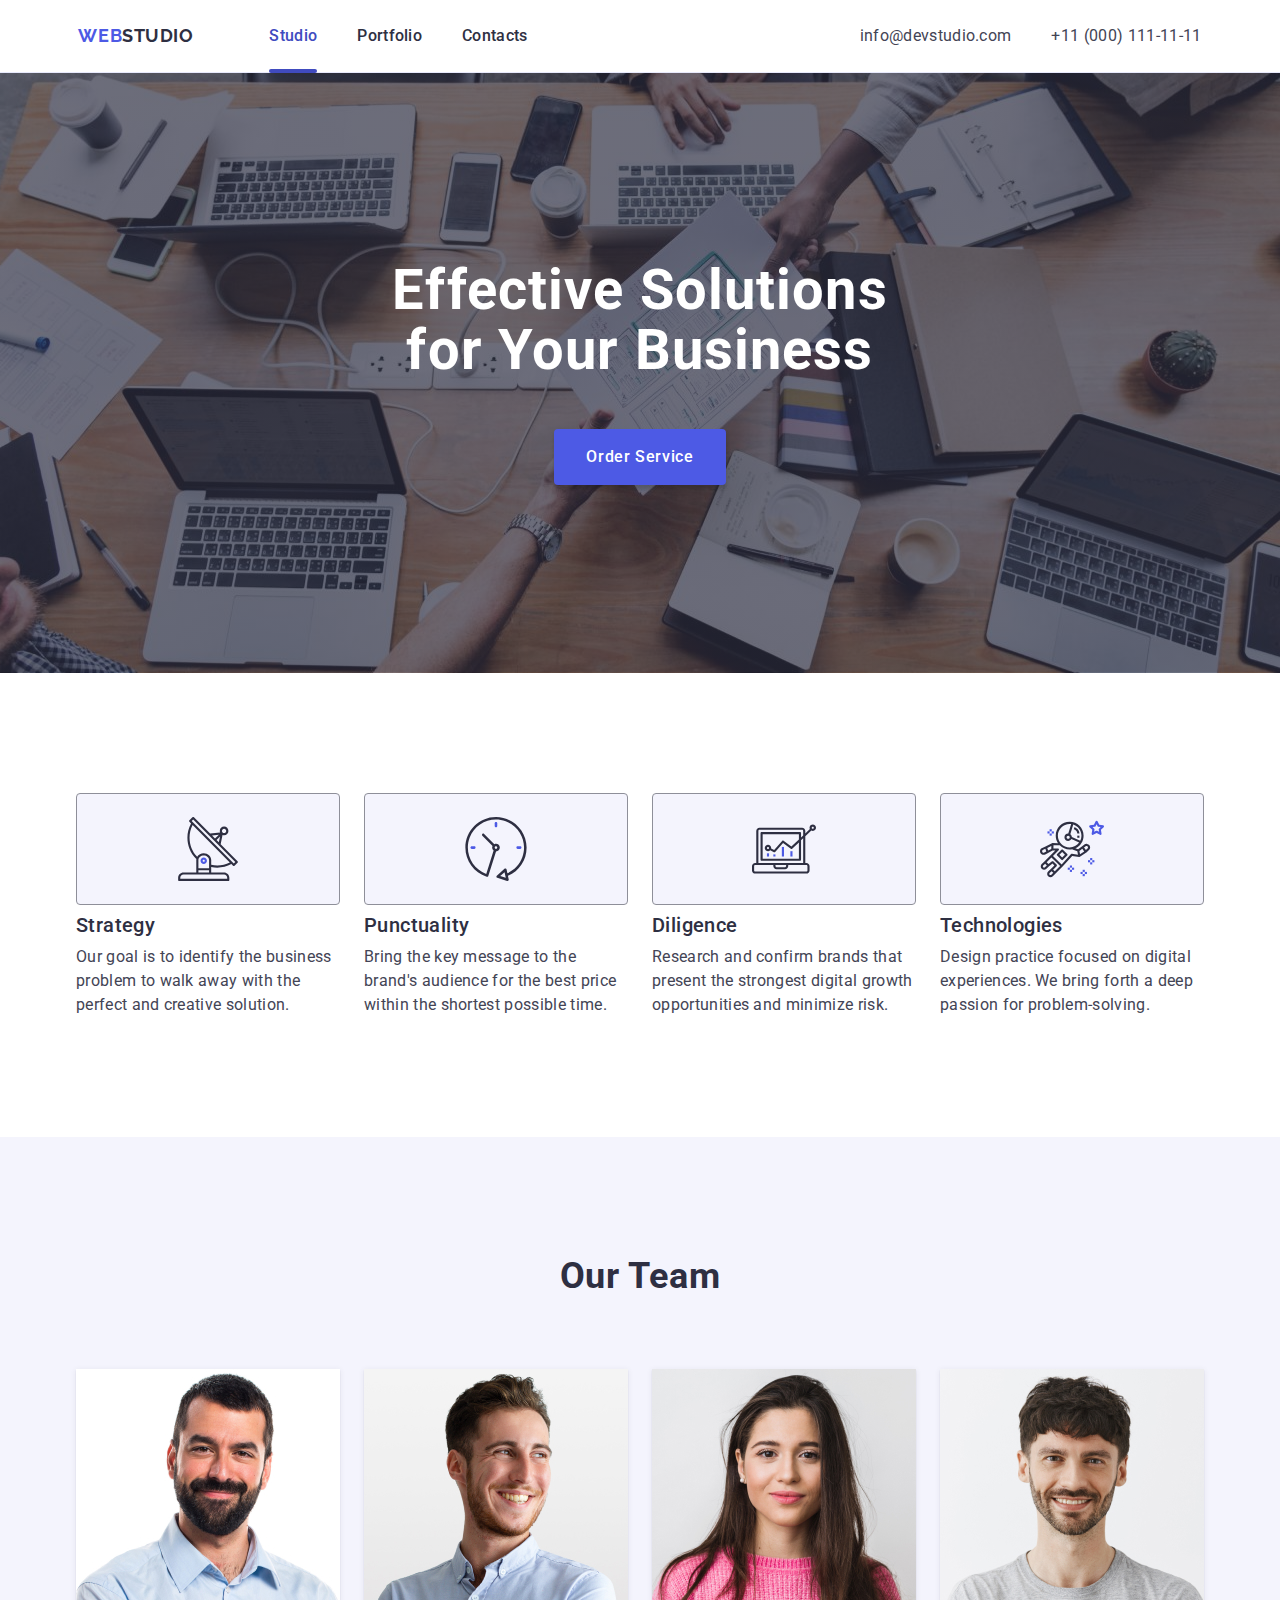
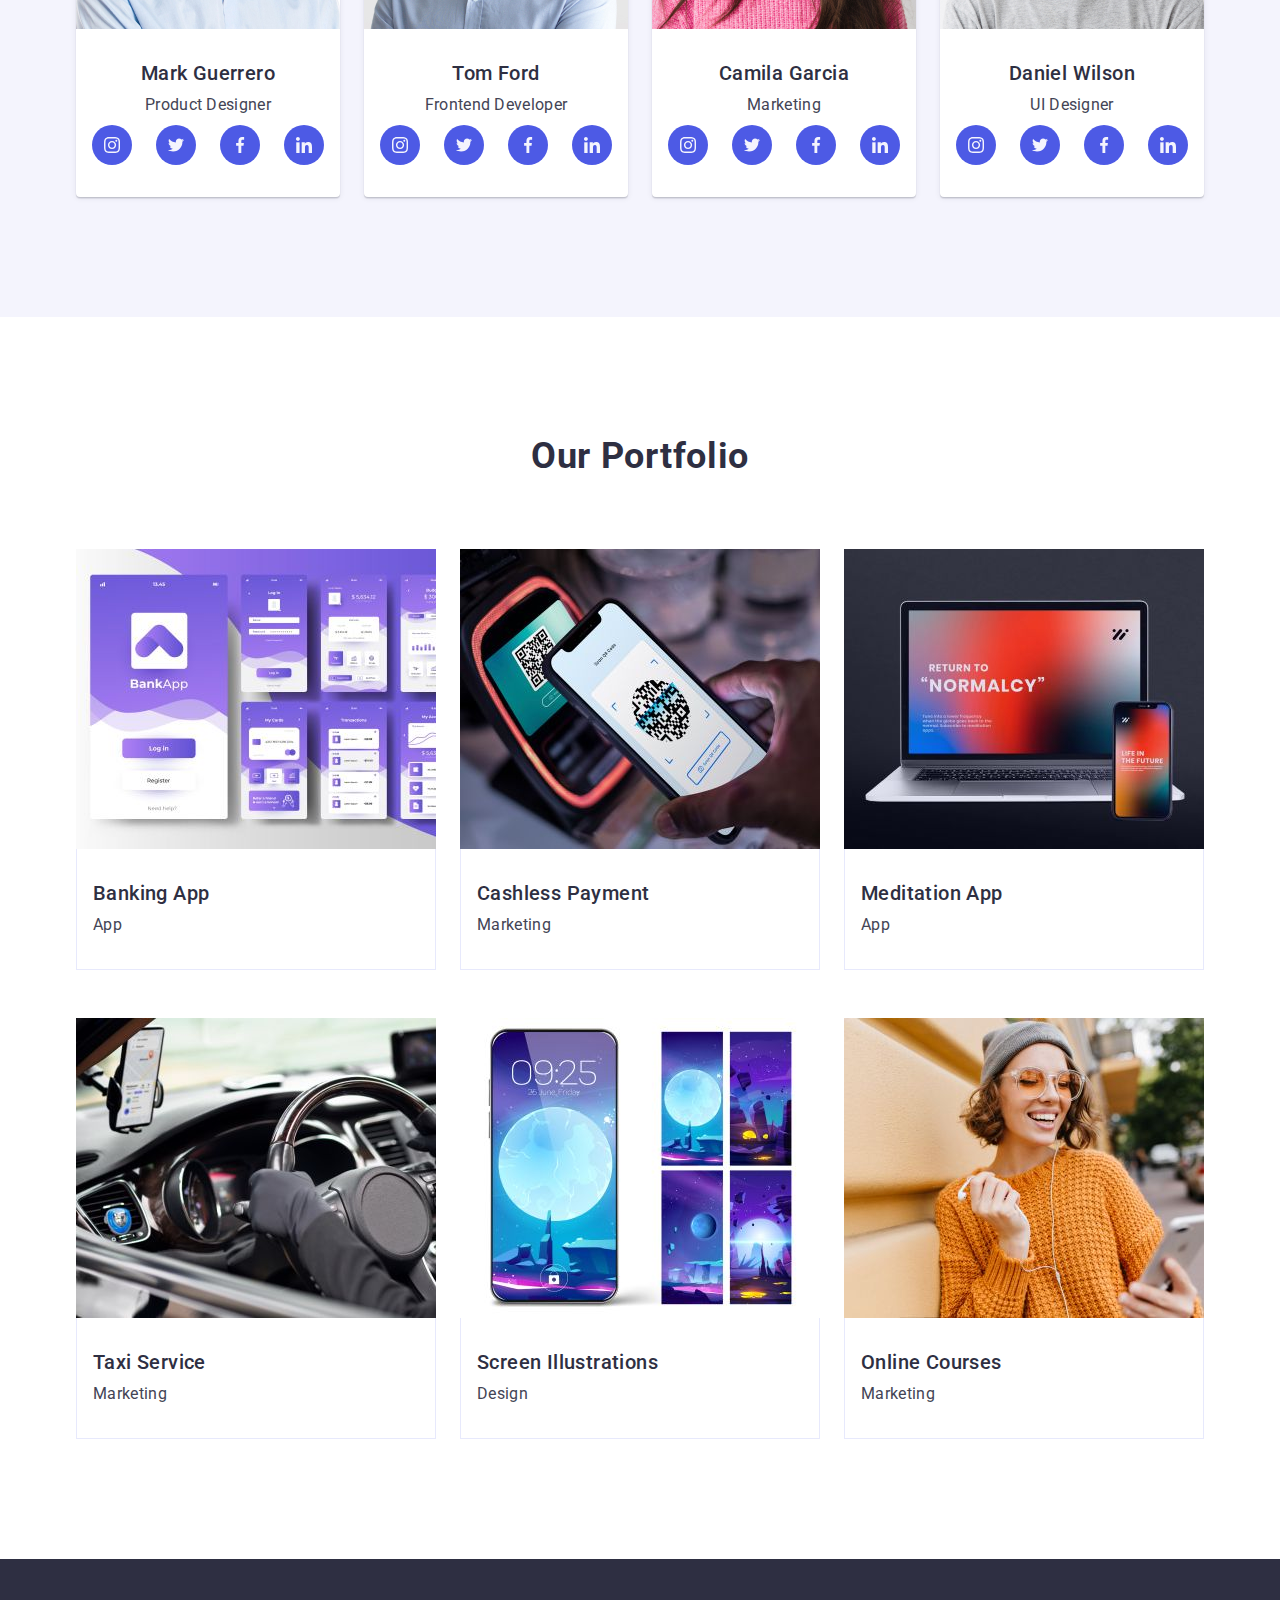
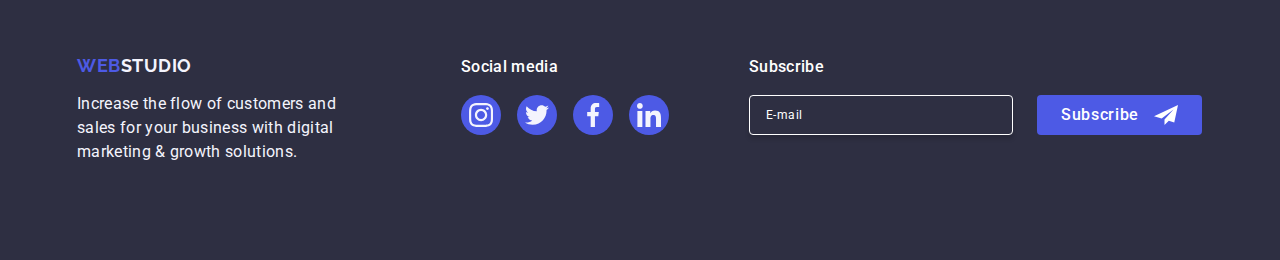
<file: index.html>
<!DOCTYPE html>
<html lang="en">
  <head>
    <meta charset="UTF-8" />
    <meta name="viewport" content="width=device-width, initial-scale=1.0" />
    <link
      rel="stylesheet"
      href="https://cdnjs.cloudflare.com/ajax/libs/modern-normalize/2.0.0/modern-normalize.min.css"
    />
    <link rel="preconnect" href="https://fonts.googleapis.com" />
    <link rel="preconnect" href="https://fonts.gstatic.com" crossorigin />
    <link
      href="https://fonts.googleapis.com/css2?family=Raleway:wght@700&family=Roboto:wght@400;500;700&display=swap"
      rel="stylesheet"
    />
    <link rel="stylesheet" href="./css/styles.css" />
    <meta name="viewport" content="width=device-width, initial-scale=1.0" />
    <title>WebStudio</title>
    <!-- header  -->
  </head>
  <body>
    <header class="header">
      <div class="header-container container">
        <nav class="nav">
          <a class="logo" href="./index.html"
            >Web<span class="logo-studio">Studio</span></a
          >
          <ul class="nav-list">
            <li class="nav-link">
              <a class="navigation current" href="./index.html">Studio</a>
            </li>
            <li class="nav-link">
              <a class="navigation" href="">Portfolio</a>
            </li>
            <li class="nav-link"><a class="navigation" href="">Contacts</a></li>
          </ul>
        </nav>
        <address class="contacts">
          <ul class="contacts-list">
            <li>
              <a class="contacts-link" href="mailto:info@devstudio.com"
                >info@devstudio.com</a
              >
            </li>
            <li>
              <a class="contacts-link" href="tel:+110001111111"
                >+11 (000) 111-11-11</a
              >
            </li>
          </ul>
        </address>
        <button class="button-burger" type="button">
          <svg class="button-burger-icon" width="24" height="24">
            <use href="./images/icons.svg#icon-burger-menu"></use>
          </svg>
        </button>
      </div>
    </header>
    <main>
      <!-- section 1 -->

      <section class="section-one">
        <div class="container">
          <h1 class="title-one">Effective Solutions for Your Business</h1>
          <button class="button" type="button">Order Service</button>
        </div>
      </section>

      <!-- section 2 -->
      <section class="section-two">
        <div class="container">
          <h2 class="visually-hidden">Features</h2>
          <ul class="section-two-list">
            <li class="section-two-content">
              <div class="section-two-border-icon">
                <svg class="section-two-icon" width="64" height="64">
                  <use href="./images/icons.svg#icon-antenna"></use>
                </svg>
              </div>
              <h3 class="title-three">Strategy</h3>
              <p>
                Our goal is to identify the business problem to walk away with
                the perfect and creative solution.
              </p>
            </li>
            <li class="section-two-content">
              <div class="section-two-border-icon">
                <svg class="section-two-icon" width="64" height="64">
                  <use href="./images/icons.svg#icon-clock"></use>
                </svg>
              </div>
              <h3 class="title-three">Punctuality</h3>
              <p class="section-two-text">
                Bring the key message to the brand's audience for the best price
                within the shortest possible time.
              </p>
            </li>
            <li class="section-two-content">
              <div class="section-two-border-icon">
                <svg class="section-two-icon" width="64" height="64">
                  <use href="./images/icons.svg#icon-diagram"></use>
                </svg>
              </div>
              <h3 class="title-three">Diligence</h3>
              <p class="section-two-text">
                Research and confirm brands that present the strongest digital
                growth opportunities and minimize risk.
              </p>
            </li>
            <li class="section-two-content">
              <div class="section-two-border-icon">
                <svg class="section-two-icon" width="64" height="64">
                  <use href="./images/icons.svg#icon-astronaut"></use>
                </svg>
              </div>
              <h3 class="title-three">Technologies</h3>
              <p class="section-two-text">
                Design practice focused on digital experiences. We bring forth a
                deep passion for problem-solving.
              </p>
            </li>
          </ul>
        </div>
      </section>
      <!-- section 3 -->
      <section class="section-three">
        <div class="container">
          <h2 class="title-two">Our team</h2>
          <ul class="section-three-list">
            <li class="section-three-item">
              <img
                class="section-three-img"
                src="./images/img1.jpg"
                srcset="./images/img1.jpg 1x, ./images/img1@2x.jpg 2x"
                alt="Picture
              of Mark Guerrero"
                width="264"
                height="260"
              />
              <div class="section-three-content">
                <h3 class="title-three">Mark Guerrero</h3>
                <p class="section-three-text">Product Designer</p>
                <ul class="section-three-icon-list">
                  <li class="section-three-icon-item">
                    <a
                      href="https://www.instagram.com/"
                      target="_blank"
                      class="section-three-icon-link"
                    >
                      <svg class="section-three-icon" width="16" height="16">
                        <use href="./images/icons.svg#icon-instagram"></use>
                      </svg>
                    </a>
                  </li>
                  <li class="section-three-icon-item">
                    <a
                      href="https://www.twitter.com/"
                      target="_blank"
                      class="section-three-icon-link"
                    >
                      <svg class="section-three-icon" width="16" height="16">
                        <use href="./images/icons.svg#icon-twitter"></use>
                      </svg>
                    </a>
                  </li>
                  <li class="section-three-icon-item">
                    <a
                      href="https://www.facebook.com/"
                      target="_blank"
                      class="section-three-icon-link"
                    >
                      <svg class="section-three-icon" width="16" height="16">
                        <use href="./images/icons.svg#icon-facebook"></use>
                      </svg>
                    </a>
                  </li>
                  <li class="section-three-icon-item">
                    <a
                      href="https://www.linkedin.com/"
                      target="_blank"
                      class="section-three-icon-link"
                    >
                      <svg class="section-three-icon" width="16" height="16">
                        <use href="./images/icons.svg#icon-linkedin"></use>
                      </svg>
                    </a>
                  </li>
                </ul>
              </div>
            </li>
            <li class="section-three-item">
              <img
                class="section-three-img"
                src="./images/img2.jpg"
                srcset="./images/img2.jpg 1x, ./images/img2@2x.jpg 2x"
                alt="Picture of Tom Ford"
                width="264"
                height="260"
              />
              <div class="section-three-content">
                <h3 class="title-three">Tom Ford</h3>
                <p class="section-three-text">Frontend Developer</p>
                <ul class="section-three-icon-list">
                  <li class="section-three-icon-item">
                    <a
                      href="https://www.instagram.com/"
                      target="_blank"
                      class="section-three-icon-link"
                    >
                      <svg class="section-three-icon" width="16" height="16">
                        <use href="./images/icons.svg#icon-instagram"></use>
                      </svg>
                    </a>
                  </li>
                  <li class="section-three-icon-item">
                    <a
                      href="https://www.twitter.com/"
                      target="_blank"
                      class="section-three-icon-link"
                    >
                      <svg class="section-three-icon" width="16" height="16">
                        <use href="./images/icons.svg#icon-twitter"></use>
                      </svg>
                    </a>
                  </li>
                  <li class="section-three-icon-item">
                    <a
                      href="https://www.facebook.com/"
                      target="_blank"
                      class="section-three-icon-link"
                    >
                      <svg class="section-three-icon" width="16" height="16">
                        <use href="./images/icons.svg#icon-facebook"></use>
                      </svg>
                    </a>
                  </li>
                  <li class="section-three-icon-item">
                    <a
                      href="https://www.linkedin.com/"
                      target="_blank"
                      class="section-three-icon-link"
                    >
                      <svg class="section-three-icon" width="16" height="16">
                        <use href="./images/icons.svg#icon-linkedin"></use>
                      </svg>
                    </a>
                  </li>
                </ul>
              </div>
            </li>
            <li class="section-three-item">
              <img
                class="section-three-img"
                src="./images/img3.jpg"
                srcset="./images/img3.jpg 1x, ./images/img3@2x.jpg 2x"
                alt="Picture of Camila Garcia"
                width="264"
                height="260"
              />
              <div class="section-three-content">
                <h3 class="title-three">Camila Garcia</h3>
                <p class="section-three-text">Marketing</p>
                <ul class="section-three-icon-list">
                  <li class="section-three-icon-item">
                    <a
                      href="https://www.instagram.com/"
                      target="_blank"
                      class="section-three-icon-link"
                    >
                      <svg class="section-three-icon" width="16" height="16">
                        <use href="./images/icons.svg#icon-instagram"></use>
                      </svg>
                    </a>
                  </li>
                  <li class="section-three-icon-item">
                    <a
                      href="https://www.twitter.com/"
                      target="_blank"
                      class="section-three-icon-link"
                    >
                      <svg class="section-three-icon" width="16" height="16">
                        <use href="./images/icons.svg#icon-twitter"></use>
                      </svg>
                    </a>
                  </li>
                  <li class="section-three-icon-item">
                    <a
                      href="https://www.facebook.com/"
                      target="_blank"
                      class="section-three-icon-link"
                    >
                      <svg class="section-three-icon" width="16" height="16">
                        <use href="./images/icons.svg#icon-facebook"></use>
                      </svg>
                    </a>
                  </li>
                  <li class="section-three-icon-item">
                    <a
                      href="https://www.linkedin.com/"
                      target="_blank"
                      class="section-three-icon-link"
                    >
                      <svg class="section-three-icon" width="16" height="16">
                        <use href="./images/icons.svg#icon-linkedin"></use>
                      </svg>
                    </a>
                  </li>
                </ul>
              </div>
            </li>
            <li class="section-three-item">
              <img
                class="section-three-img"
                src="./images/img4.jpg"
                srcset="./images/img4.jpg 1x, ./images/img4@2x.jpg 2x"
                alt="Picture of Daniel Wilson"
                width="264"
                height="260"
              />
              <div class="section-three-content">
                <h3 class="title-three">Daniel Wilson</h3>
                <p class="section-three-text">UI Designer</p>
                <ul class="section-three-icon-list">
                  <li class="section-three-icon-item">
                    <a
                      href="https://www.instagram.com/"
                      target="_blank"
                      class="section-three-icon-link"
                    >
                      <svg class="section-three-icon" width="16" height="16">
                        <use href="./images/icons.svg#icon-instagram"></use>
                      </svg>
                    </a>
                  </li>
                  <li class="section-three-icon-item">
                    <a
                      href="https://www.twitter.com/"
                      target="_blank"
                      class="section-three-icon-link"
                    >
                      <svg class="section-three-icon" width="16" height="16">
                        <use href="./images/icons.svg#icon-twitter"></use>
                      </svg>
                    </a>
                  </li>
                  <li class="section-three-icon-item">
                    <a
                      href="https://www.facebook.com/"
                      target="_blank"
                      class="section-three-icon-link"
                    >
                      <svg class="section-three-icon" width="16" height="16">
                        <use href="./images/icons.svg#icon-facebook"></use>
                      </svg>
                    </a>
                  </li>
                  <li class="section-three-icon-item">
                    <a
                      href="https://www.linkedin.com/"
                      target="_blank"
                      class="section-three-icon-link"
                    >
                      <svg class="section-three-icon" width="16" height="16">
                        <use href="./images/icons.svg#icon-linkedin"></use>
                      </svg>
                    </a>
                  </li>
                </ul>
              </div>
            </li>
          </ul>
        </div>
      </section>
      <!-- section 4 -->
      <section class="section-four">
        <div class="container">
          <h2 class="title-two">Our portfolio</h2>
          <ul class="section-four-list">
            <li class="section-four-item">
              <div class="overlay-box">
                <picture>
                  <source
                    media="(min-width: 1158px)"
                    srcset="
                      ./images/img2-1.jpg         1x,
                      ./images/img2-1-desk@2x.jpg 2x
                    "
                  />
                  <source
                    media="(min-width: 768px)"
                    srcset="
                      ./images/img2-1-tab.jpg    1x,
                      ./images/img2-1-tab@2x.jpg 2x
                    "
                  />
                  <source
                    media="(max-width: 767px)"
                    srcset="
                      ./images/img2-1-mob.jpg    1x,
                      ./images/img2-1-mob@2x.jpg 2x
                    "
                  />
                  <img
                    class="section-four-img"
                    src="./images/img2-1.jpg"
                    alt="Banking app"
                    width="360"
                    height="300"
                  />
                </picture>
                <p class="overlay-text">
                  14 Stylish and User-Friendly App Design Concepts · Task
                  Manager App · Calorie Tracker App · Exotic Fruit Ecommerce App
                  · Cloud Storage App
                </p>
              </div>
              <div class="section-four-content">
                <h3 class="title-three">Banking App</h3>
                <p class="section-four-text">App</p>
              </div>
            </li>
            <li class="section-four-item">
              <div class="overlay-box">
                <picture>
                  <source
                    media="(min-width: 1158px)"
                    srcset="
                      ./images/img2-2.jpg         1x,
                      ./images/img2-2-desk@2x.jpg 2x
                    "
                  />
                  <source
                    media="(min-width: 768px)"
                    srcset="
                      ./images/img2-2-tab.jpg    1x,
                      ./images/img2-2-tab@2x.jpg 2x
                    "
                  />
                  <source
                    media="(max-width: 767px)"
                    srcset="
                      ./images/img2-2-mob.jpg    1x,
                      ./images/img2-2-mob@2x.jpg 2x
                    "
                  />
                  <img
                    class="section-four-img"
                    src="./images/img2-2.jpg"
                    alt="Cashless Payment"
                    width="360"
                    height="300"
                  />
                </picture>
                <p class="overlay-text">
                  14 Stylish and User-Friendly App Design Concepts · Task
                  Manager App · Calorie Tracker App · Exotic Fruit Ecommerce App
                  · Cloud Storage App
                </p>
              </div>
              <div class="section-four-content">
                <h3 class="title-three">Cashless Payment</h3>
                <p class="section-four-text">Marketing</p>
              </div>
            </li>
            <li class="section-four-item">
              <div class="overlay-box">
                <picture>
                  <source
                    media="(min-width: 1158px)"
                    srcset="
                      ./images/img2-3.jpg         1x,
                      ./images/img2-3-desk@2x.jpg 2x
                    "
                  />
                  <source
                    media="(min-width: 768px)"
                    srcset="
                      ./images/img2-3-tab.jpg    1x,
                      ./images/img2-3-tab@2x.jpg 2x
                    "
                  />
                  <source
                    media="(max-width: 767px)"
                    srcset="
                      ./images/img2-3-mob.jpg    1x,
                      ./images/img2-3-mob@2x.jpg 2x
                    "
                  />
                  <img
                    class="section-four-img"
                    src="./images/img2-3.jpg"
                    alt="Meditation app"
                    width="360"
                    height="300"
                  />
                </picture>
                <p class="overlay-text">
                  14 Stylish and User-Friendly App Design Concepts · Task
                  Manager App · Calorie Tracker App · Exotic Fruit Ecommerce App
                  · Cloud Storage App
                </p>
              </div>
              <div class="section-four-content">
                <h3 class="title-three">Meditation App</h3>
                <p class="section-four-text">App</p>
              </div>
            </li>
            <li class="section-four-item">
              <div class="overlay-box">
                <picture>
                  <source
                    media="(min-width: 1158px)"
                    srcset="
                      ./images/img2-4.jpg         1x,
                      ./images/img2-4-desk@2x.jpg 2x
                    "
                  />
                  <source
                    media="(min-width: 768px)"
                    srcset="
                      ./images/img2-4-tab.jpg    1x,
                      ./images/img2-4-tab@2x.jpg 2x
                    "
                  />
                  <source
                    media="(max-width: 767px)"
                    srcset="
                      ./images/img2-4-mob.jpg    1x,
                      ./images/img2-4-mob@2x.jpg 2x
                    "
                  />
                  <img
                    class="section-four-img"
                    src="./images/img2-4.jpg"
                    alt="Taxi service"
                    width="360"
                    height="300"
                  />
                </picture>
                <p class="overlay-text">
                  14 Stylish and User-Friendly App Design Concepts · Task
                  Manager App · Calorie Tracker App · Exotic Fruit Ecommerce App
                  · Cloud Storage App
                </p>
              </div>
              <div class="section-four-content">
                <h3 class="title-three">Taxi Service</h3>
                <p class="section-four-text">Marketing</p>
              </div>
            </li>
            <li class="section-four-item">
              <div class="overlay-box">
                <picture>
                  <source
                    media="(min-width: 1158px)"
                    srcset="
                      ./images/img2-5.jpg         1x,
                      ./images/img2-5-desk@2x.jpg 2x
                    "
                  />
                  <source
                    media="(min-width: 768px)"
                    srcset="
                      ./images/img2-5-tab.jpg    1x,
                      ./images/img2-5-tab@2x.jpg 2x
                    "
                  />
                  <source
                    media="(max-width: 767px)"
                    srcset="
                      ./images/img2-5-mob.jpg    1x,
                      ./images/img2-5-mob@2x.jpg 2x
                    "
                  />
                  <img
                    class="section-four-img"
                    src="./images/img2-5.jpg"
                    alt="Screen illustrations"
                    width="360"
                    height="300"
                  />
                </picture>
                <p class="overlay-text">
                  14 Stylish and User-Friendly App Design Concepts · Task
                  Manager App · Calorie Tracker App · Exotic Fruit Ecommerce App
                  · Cloud Storage App
                </p>
              </div>
              <div class="section-four-content">
                <h3 class="title-three">Screen Illustrations</h3>
                <p class="section-four-text">Design</p>
              </div>
            </li>
            <li class="section-four-item">
              <div class="overlay-box">
                <picture>
                  <source
                    media="(min-width: 1158px)"
                    srcset="
                      ./images/img2-6.jpg         1x,
                      ./images/img2-6-desk@2x.jpg 2x
                    "
                  />
                  <source
                    media="(min-width: 768px)"
                    srcset="
                      ./images/img2-6-tab.jpg    1x,
                      ./images/img2-6-tab@2x.jpg 2x
                    "
                  />
                  <source
                    media="(max-width: 767px)"
                    srcset="
                      ./images/img2-6-mob.jpg    1x,
                      ./images/img2-6-mob@2x.jpg 2x
                    "
                  />
                  <img
                    class="section-four-img"
                    src="./images/img2-6.jpg"
                    alt="Online courses"
                    width="360"
                    height="300"
                  />
                </picture>
                <p class="overlay-text">
                  14 Stylish and User-Friendly App Design Concepts · Task
                  Manager App · Calorie Tracker App · Exotic Fruit Ecommerce App
                  · Cloud Storage App
                </p>
              </div>
              <div class="section-four-content">
                <h3 class="title-three">Online Courses</h3>
                <p class="section-four-text">Marketing</p>
              </div>
            </li>
          </ul>
        </div>
      </section>
    </main>
    <!-- footer  -->
    <footer class="footer">
      <div class="container-footer container">
        <div class="footer-logo-p">
          <a class="footer-logo" href="./index.html"
            >Web<span class="logo-studio">Studio</span></a
          >
          <p class="footer-text">
            Increase the flow of customers and sales for your business with
            digital marketing & growth solutions.
          </p>
        </div>
        <div class="footer-social-box">
          <p class="footer-social-text">Social media</p>
          <ul class="footer-icon-list">
            <li class="footer-icon-item">
              <a
                class="footer-icon-link"
                target="_blank"
                href="https://www.instagram.com/"
              >
                <svg class="footer-icon" width="24" height="24">
                  <use href="./images/icons.svg#icon-instagram"></use>
                </svg>
              </a>
            </li>
            <li class="footer-icon-item">
              <a
                class="footer-icon-link"
                target="_blank"
                href="https://www.twitter.com/"
              >
                <svg class="footer-icon" width="24" height="24">
                  <use href="./images/icons.svg#icon-twitter" width="24"></use>
                </svg>
              </a>
            </li>
            <li class="footer-icon-item">
              <a
                class="footer-icon-link"
                target="_blank"
                href="https://www.facebook.com/"
              >
                <svg class="footer-icon" width="24" height="24">
                  <use href="./images/icons.svg#icon-facebook"></use>
                </svg>
              </a>
            </li>
            <li class="footer-icon-item">
              <a
                class="footer-icon-link"
                target="_blank"
                href="https://www.linkedin.com/"
              >
                <svg class="footer-icon" width="24" height="24">
                  <use href="./images/icons.svg#icon-linkedin"></use>
                </svg>
              </a>
            </li>
          </ul>
        </div>
        <div class="footer-form-box">
          <p class="footer-form-text">Subscribe</p>
          <form class="footer-form">
            <label class="footer-form-label">
              <input
                class="footer-form-input"
                name="email"
                type="email"
                placeholder="E-mail"
              />
            </label>
            <button class="footer-form-button" type="submit">
              Subscribe
              <svg class="footer-button-icon" width="24" height="24">
                <use href="./images/icons.svg#icon-send" />
              </svg>
            </button>
          </form>
        </div>
      </div>
    </footer>

    <!-- form -->
    <div class="backdrop">
      <div class="modal-form">
        <button type="button" class="form-close-button">
          <svg class="form-close-button-icon" width="8" height="8">
            <use href="./images/icons.svg#icon-close-cross"></use>
          </svg>
        </button>

        <p class="form-title">Leave your contacts and we will call you back</p>
        <form class="form" name="call-back" autocomplete="off">
          <div class="form-input-field">
            <label class="form-label" for="user-name">Name</label>
            <div class="form-input-box">
              <input
                class="form-input"
                id="user-name"
                type="text"
                name="user-name"
                required
              />
              <svg class="form-icon" width="18" height="24">
                <use href="./images/icons.svg#icon-name"></use>
              </svg>
            </div>
          </div>
          <div class="form-input-field">
            <label class="form-label" for="phone">Phone</label>
            <div class="form-input-box">
              <input
                class="form-input"
                id="phone"
                type="tel"
                name="contact_tel"
                required
              />
              <svg class="form-icon" width="18" height="24">
                <use href="./images/icons.svg#icon-phone"></use>
              </svg>
            </div>
          </div>
          <div class="form-input-field">
            <label class="form-label" for="email">Email</label>
            <div class="form-input-box">
              <input class="form-input" id="email" type="email" name="email" />
              <svg class="form-icon" width="18" height="24">
                <use href="./images/icons.svg#icon-email"></use>
              </svg>
            </div>
          </div>
          <div class="form-input-field-text">
            <label class="form-label" for="user-comment">Comment </label>
            <textarea
              class="form-input-text"
              id="user-comment"
              name="user-comment"
              rows="5"
              placeholder="Text input"
            ></textarea>
          </div>
          <div class="form-input-field-checkbox">
            <input
              class="form-input-checkbox visually-hidden"
              type="checkbox"
              name="user-privacy"
              value="true"
              id="user-privacy"
            />
            <label class="form-label-checkbox" for="user-privacy"
              ><span class="checkbox-icon-box"
                ><svg class="checkbox-icon" width="10" height="8">
                  <use href="./images/icons.svg#icon-Vector"></use></svg></span
              >I accept the terms and conditions of the
              <a href="" class="label-checkbox-link">Privacy Policy</a>
            </label>
          </div>
          <button class="form-send-button" type="submit">Send</button>
        </form>
      </div>
    </div>

    <!-- Mobile menu  -->
    <div class="menu">
      <button type="button" class="form-close-button">
        <svg class="form-close-button-icon" width="8" height="8">
          <use href="./images/icons.svg#icon-close-cross"></use>
        </svg>
      </button>
      <ul class="menu-list">
        <li class="menu-list-item">
          <a href="./index.html" class="menu-list-link">Studio</a>
        </li>
        <li class="menu-list-item">
          <a href="" class="menu-list-link">Portfolio</a>
        </li>
        <li class="menu-list-item">
          <a href="" class="menu-list-link">Contacts</a>
        </li>
      </ul>

      <address class="menu-contacts">
        <ul class="menu-contacts-list">
          <li>
            <a class="menu-contacts-link" href="tel:+110001111111"
              >+11 (000) 111-11-11</a
            >
          </li>
          <li>
            <a class="menu-contacts-link" href="mailto:info@devstudio.com"
              >info@devstudio.com</a
            >
          </li>
        </ul>
      </address>

      <ul class="menu-icon-list">
        <li class="menu-icon-item">
          <a
            href="https://www.instagram.com/"
            target="_blank"
            class="menu-icon-link"
          >
            <svg class="menu-icon" width="24" height="24">
              <use href="./images/icons.svg#icon-instagram"></use>
            </svg>
          </a>
        </li>
        <li class="menu-icon-item">
          <a
            href="https://www.twitter.com/"
            target="_blank"
            class="menu-icon-link"
          >
            <svg class="menu-icon" width="24" height="24">
              <use href="./images/icons.svg#icon-twitter"></use>
            </svg>
          </a>
        </li>
        <li class="menu-icon-item">
          <a
            href="https://www.facebook.com/"
            target="_blank"
            class="menu-icon-link"
          >
            <svg class="menu-icon" width="24" height="24">
              <use href="./images/icons.svg#icon-facebook"></use>
            </svg>
          </a>
        </li>
        <li class="menu-icon-item">
          <a
            href="https://www.linkedin.com/"
            target="_blank"
            class="menu-icon-link"
          >
            <svg class="menu-icon" width="24" height="24">
              <use href="./images/icons.svg#icon-linkedin"></use>
            </svg>
          </a>
        </li>
      </ul>
    </div>
  </body>
</html>
</file>
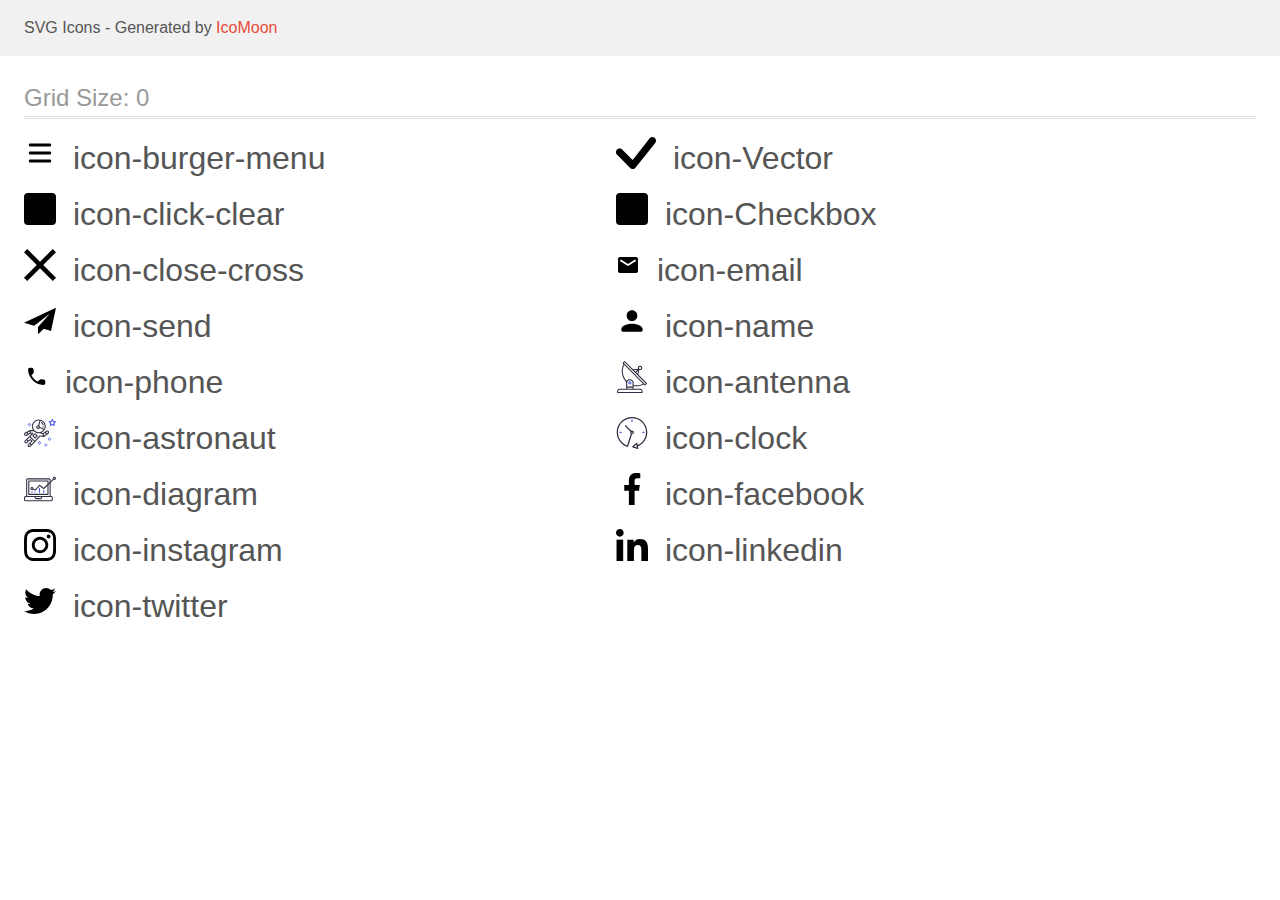
<file: images/icomoon/demo.html>
<!doctype html>
<html>
<head>
    <title>IcoMoon - SVG Icons</title>
    <meta charset="utf-8">
    <meta name="viewport" content="width=device-width, initial-scale=1">
    <link rel="stylesheet" href="demo-files/demo.css">
    <link rel="stylesheet" href="style.css">
</head>
<body>
<svg aria-hidden="true" style="position: absolute; width: 0; height: 0; overflow: hidden;" version="1.1" xmlns="http://www.w3.org/2000/svg" xmlns:xlink="http://www.w3.org/1999/xlink">
<defs>
<symbol id="icon-burger-menu" viewBox="0 0 32 32">
<path d="M4.799 8.001c0-0.424 0.169-0.831 0.469-1.131s0.707-0.469 1.131-0.469h19.2c0.424 0 0.831 0.169 1.131 0.469s0.469 0.707 0.469 1.131-0.169 0.831-0.469 1.131c-0.3 0.3-0.707 0.469-1.131 0.469h-19.2c-0.424 0-0.831-0.169-1.131-0.469s-0.469-0.707-0.469-1.131z"></path>
<path d="M4.799 16.001c0-0.424 0.169-0.831 0.469-1.131s0.707-0.469 1.131-0.469h19.2c0.424 0 0.831 0.169 1.131 0.469s0.469 0.707 0.469 1.131c0 0.424-0.169 0.831-0.469 1.131s-0.707 0.469-1.131 0.469h-19.2c-0.424 0-0.831-0.169-1.131-0.469s-0.469-0.707-0.469-1.131z"></path>
<path d="M4.799 24.001c0-0.424 0.169-0.831 0.469-1.131s0.707-0.469 1.131-0.469h19.2c0.424 0 0.831 0.169 1.131 0.469s0.469 0.707 0.469 1.131c0 0.424-0.169 0.831-0.469 1.131s-0.707 0.469-1.131 0.469h-19.2c-0.424 0-0.831-0.169-1.131-0.469s-0.469-0.707-0.469-1.131z"></path>
</symbol>
<symbol id="icon-Vector" viewBox="0 0 40 32">
<path d="M33.782 1.020c0.691-0.662 1.611-1.027 2.565-1.020s1.869 0.387 2.55 1.059c0.681 0.672 1.076 1.584 1.101 2.543s-0.321 1.891-0.966 2.598l-19.578 24.617c-0.337 0.365-0.743 0.657-1.195 0.86s-0.939 0.312-1.434 0.322c-0.495 0.009-0.986-0.082-1.445-0.268s-0.876-0.463-1.226-0.815l-12.984-13.054c-0.362-0.339-0.652-0.747-0.853-1.201s-0.309-0.944-0.318-1.441 0.082-0.99 0.267-1.451c0.185-0.461 0.461-0.879 0.81-1.231s0.766-0.628 1.224-0.814 0.949-0.277 1.443-0.269c0.494 0.009 0.981 0.118 1.433 0.32s0.858 0.494 1.195 0.857l10.275 10.325 17.042-21.83c0.031-0.038 0.063-0.074 0.098-0.109h-0.005z"></path>
</symbol>
<symbol id="icon-click-clear" viewBox="0 0 32 32">
<path d="M4 1h24c1.657 0 3 1.343 3 3v24c0 1.657-1.343 3-3 3h-24c-1.657 0-3-1.343-3-3v-24c0-1.657 1.343-3 3-3z"></path>
<path stroke-linejoin="miter" stroke-linecap="butt" stroke-miterlimit="4" stroke-width="2" d="M4 1h24c1.657 0 3 1.343 3 3v24c0 1.657-1.343 3-3 3h-24c-1.657 0-3-1.343-3-3v-24c0-1.657 1.343-3 3-3z"></path>
<path d="M22.891 8.51c0.346-0.331 0.805-0.514 1.283-0.51s0.934 0.193 1.275 0.53c0.341 0.336 0.538 0.792 0.551 1.272s-0.161 0.945-0.483 1.299l-9.789 12.309c-0.168 0.182-0.371 0.328-0.597 0.43s-0.47 0.156-0.717 0.161c-0.247 0.005-0.493-0.041-0.723-0.134s-0.438-0.232-0.613-0.408l-6.492-6.527c-0.181-0.169-0.326-0.374-0.426-0.601s-0.155-0.472-0.159-0.72c-0.004-0.248 0.041-0.495 0.134-0.725s0.23-0.44 0.405-0.615c0.175-0.176 0.383-0.314 0.612-0.407s0.475-0.139 0.722-0.134c0.247 0.004 0.491 0.059 0.716 0.16s0.429 0.247 0.597 0.429l5.137 5.163 8.521-10.915c0.015-0.019 0.032-0.037 0.049-0.054h-0.002z"></path>
</symbol>
<symbol id="icon-Checkbox" viewBox="0 0 32 32">
<path stroke-linejoin="miter" stroke-linecap="butt" stroke-miterlimit="4" stroke-width="2" d="M4 1h24c1.657 0 3 1.343 3 3v24c0 1.657-1.343 3-3 3h-24c-1.657 0-3-1.343-3-3v-24c0-1.657 1.343-3 3-3z"></path>
</symbol>
<symbol id="icon-close-cross" viewBox="0 0 32 32">
<path d="M32 3.223l-3.223-3.223-12.777 12.777-12.777-12.777-3.223 3.223 12.777 12.777-12.777 12.777 3.223 3.223 12.777-12.777 12.777 12.777 3.223-3.223-12.777-12.777 12.777-12.777z"></path>
</symbol>
<symbol id="icon-email" viewBox="0 0 24 32">
<path d="M20 8h-16c-1.1 0-1.99 0.9-1.99 2l-0.010 12c0 1.1 0.9 2 2 2h16c1.1 0 2-0.9 2-2v-12c0-1.1-0.9-2-2-2zM19.6 12.25l-7.070 4.42c-0.32 0.2-0.74 0.2-1.060 0l-7.070-4.42c-0.25-0.16-0.4-0.43-0.4-0.72 0-0.67 0.73-1.070 1.3-0.72l6.7 4.19 6.7-4.19c0.57-0.35 1.3 0.050 1.3 0.72 0 0.29-0.15 0.56-0.4 0.72z"></path>
</symbol>
<symbol id="icon-send" viewBox="0 0 32 32">
<path d="M32 2.667l-32 15 10.227 3.156 15.773-12.323-11.998 13.488 0.010 0.003-0.012-0.003v7.345l5.735-5.576 7.265 2.242 5-23.333z"></path>
</symbol>
<symbol id="icon-name" viewBox="0 0 32 32">
<path d="M16 16c2.947 0 5.333-2.387 5.333-5.333s-2.387-5.333-5.333-5.333c-2.947 0-5.333 2.387-5.333 5.333s2.387 5.333 5.333 5.333zM16 18.667c-3.56 0-10.667 1.787-10.667 5.333v1.333c0 0.733 0.6 1.333 1.333 1.333h18.667c0.733 0 1.333-0.6 1.333-1.333v-1.333c0-3.547-7.107-5.333-10.667-5.333z"></path>
</symbol>
<symbol id="icon-phone" viewBox="0 0 24 32">
<path d="M19.635 18.487l-2.451-0.28c-0.589-0.067-1.167 0.135-1.582 0.55l-1.775 1.775c-2.731-1.389-4.969-3.618-6.359-6.359l1.785-1.785c0.415-0.415 0.618-0.994 0.55-1.582l-0.28-2.432c-0.116-0.975-0.936-1.708-1.92-1.708h-1.669c-1.090 0-1.997 0.907-1.93 1.997 0.511 8.24 7.102 14.821 15.332 15.332 1.090 0.068 1.997-0.839 1.997-1.93v-1.669c0.010-0.975-0.724-1.795-1.698-1.911z"></path>
</symbol>
<symbol id="icon-antenna" viewBox="0 0 32 32">
<path fill="#2e2f42" style="fill: var(--color1, #2e2f42)" d="M30.773 22.098l-8.443-8.505 0.937-4.615c0.242 0.094 0.499 0.144 0.758 0.146h0.006c1.192 0.014 2.17-0.941 2.184-2.133s-0.941-2.17-2.133-2.184c-1.192-0.014-2.17 0.941-2.184 2.133-0.003 0.255 0.039 0.509 0.125 0.749l-4.96 0.605-8.091-8.133c-0.099-0.101-0.235-0.159-0.377-0.16-0.14 0.001-0.274 0.056-0.373 0.155l-1.513 1.504c-0.208 0.208-0.208 0.546 0 0.754l0.814 0.826c-3.153 5.798-2.129 12.978 2.519 17.663 0.043 0.041 0.092 0.074 0.146 0.098-0.034 0.18-0.051 0.364-0.052 0.547v6.187h-6.4c-1.472 0.002-2.665 1.195-2.667 2.667v1.067c0 0.295 0.239 0.533 0.533 0.533h24.533c0.295 0 0.533-0.239 0.533-0.533v-1.067c-0.002-1.472-1.195-2.665-2.667-2.667h-6.4v-2.742c1.003 0.21 2.024 0.317 3.049 0.32 2.458-0.003 4.877-0.615 7.040-1.783l0.818 0.823c0.099 0.101 0.235 0.159 0.377 0.16 0.14-0.001 0.274-0.056 0.373-0.155l1.513-1.504c0.208-0.208 0.208-0.546 0-0.754zM23.28 6.233c0.418-0.415 1.093-0.414 1.509 0.004s0.414 1.093-0.004 1.508c-0.2 0.199-0.47 0.31-0.752 0.31h-0.003c-0.589-0.003-1.064-0.483-1.061-1.072 0.002-0.282 0.115-0.552 0.314-0.751h-0.002zM22.024 9.738l-0.598 2.946-1.175-1.182 1.774-1.763zM21.419 8.836l-1.92 1.909-1.485-1.493 3.405-0.415zM24.004 28.8c0.884 0 1.6 0.716 1.6 1.6v0.533h-23.467v-0.533c0-0.884 0.716-1.6 1.6-1.6h20.267zM16.537 26.667v1.067h-5.333v-1.067h5.333zM11.204 25.6v-4.053c0-1.294 1.196-2.347 2.667-2.347s2.667 1.053 2.667 2.347v4.053h-5.333zM17.604 23.904v-2.357c0-1.882-1.675-3.413-3.733-3.413-1.331-0.020-2.576 0.657-3.281 1.786-4.058-4.274-4.971-10.645-2.279-15.887l18.602 18.708c-2.872 1.461-6.165 1.873-9.309 1.163zM28.893 23.22l-21.057-21.181 0.755-0.752 7.935 7.98c0.004 0 0.006 0.007 0.010 0.010l13.115 13.191-0.757 0.752z"></path>
<path fill="#4d5ae5" style="fill: var(--color2, #4d5ae5)" d="M13.876 20.267h-0.005c-0.884-0.001-1.601 0.714-1.602 1.598s0.714 1.601 1.598 1.602h0.005c0.884 0.001 1.601-0.714 1.602-1.598s-0.714-1.601-1.598-1.602zM14.249 22.245c-0.1 0.1-0.236 0.156-0.378 0.155-0.295-0.002-0.532-0.242-0.531-0.536 0.001-0.141 0.057-0.276 0.157-0.375s0.233-0.154 0.373-0.155c0.295 0.002 0.532 0.242 0.531 0.536-0.001 0.141-0.057 0.276-0.157 0.375h0.005z"></path>
</symbol>
<symbol id="icon-astronaut" viewBox="0 0 32 32">
<path fill="#4d5ae5" style="fill: var(--color2, #4d5ae5)" d="M31.974 4.524c-0.063-0.193-0.229-0.333-0.43-0.363l-1.91-0.278-0.855-1.731c-0.179-0.365-0.777-0.365-0.956 0l-0.855 1.731-1.91 0.278c-0.201 0.029-0.367 0.17-0.431 0.363-0.062 0.193-0.011 0.405 0.135 0.547l1.383 1.348-0.326 1.903c-0.034 0.2 0.048 0.402 0.212 0.522 0.166 0.121 0.382 0.135 0.562 0.040l1.709-0.899 1.709 0.899c0.078 0.041 0.164 0.061 0.249 0.061 0.11 0 0.221-0.034 0.314-0.102 0.164-0.119 0.246-0.322 0.212-0.522l-0.326-1.903 1.383-1.348c0.145-0.142 0.197-0.354 0.135-0.547zM29.511 5.851c-0.125 0.122-0.183 0.299-0.153 0.472l0.191 1.114-1-0.526c-0.078-0.041-0.163-0.061-0.249-0.061s-0.17 0.020-0.249 0.061l-1.001 0.526 0.191-1.114c0.030-0.173-0.028-0.349-0.153-0.472l-0.81-0.789 1.119-0.163c0.174-0.025 0.324-0.134 0.402-0.292l0.5-1.013 0.5 1.013c0.078 0.157 0.228 0.267 0.402 0.292l1.119 0.163-0.809 0.789z"></path>
<path fill="#4d5ae5" style="fill: var(--color2, #4d5ae5)" d="M26.133 20.522h-1.067v1.067h1.067v-1.067z"></path>
<path fill="#4d5ae5" style="fill: var(--color2, #4d5ae5)" d="M26.133 22.656h-1.067v1.067h1.067v-1.067z"></path>
<path fill="#4d5ae5" style="fill: var(--color2, #4d5ae5)" d="M27.2 21.589h-1.067v1.067h1.067v-1.067z"></path>
<path fill="#4d5ae5" style="fill: var(--color2, #4d5ae5)" d="M25.067 21.589h-1.067v1.067h1.067v-1.067z"></path>
<path fill="#4d5ae5" style="fill: var(--color2, #4d5ae5)" d="M22.4 26.389h-1.067v1.067h1.067v-1.067z"></path>
<path fill="#4d5ae5" style="fill: var(--color2, #4d5ae5)" d="M22.4 28.522h-1.067v1.067h1.067v-1.067z"></path>
<path fill="#4d5ae5" style="fill: var(--color2, #4d5ae5)" d="M23.467 27.456h-1.067v1.067h1.067v-1.067z"></path>
<path fill="#4d5ae5" style="fill: var(--color2, #4d5ae5)" d="M21.333 27.456h-1.067v1.067h1.067v-1.067z"></path>
<path fill="#4d5ae5" style="fill: var(--color2, #4d5ae5)" d="M16 24.256h-1.067v1.067h1.067v-1.067z"></path>
<path fill="#4d5ae5" style="fill: var(--color2, #4d5ae5)" d="M16 26.389h-1.067v1.067h1.067v-1.067z"></path>
<path fill="#4d5ae5" style="fill: var(--color2, #4d5ae5)" d="M17.067 25.322h-1.067v1.067h1.067v-1.067z"></path>
<path fill="#4d5ae5" style="fill: var(--color2, #4d5ae5)" d="M14.933 25.322h-1.067v1.067h1.067v-1.067z"></path>
<path fill="#4d5ae5" style="fill: var(--color2, #4d5ae5)" d="M5.867 6.122h-1.067v1.067h1.067v-1.067z"></path>
<path fill="#4d5ae5" style="fill: var(--color2, #4d5ae5)" d="M5.867 8.255h-1.067v1.067h1.067v-1.067z"></path>
<path fill="#4d5ae5" style="fill: var(--color2, #4d5ae5)" d="M6.933 7.189h-1.067v1.067h1.067v-1.067z"></path>
<path fill="#4d5ae5" style="fill: var(--color2, #4d5ae5)" d="M4.8 7.189h-1.067v1.067h1.067v-1.067z"></path>
<path fill="#2e2f42" style="fill: var(--color1, #2e2f42)" d="M24.715 14.159c-0.287-0.388-0.709-0.637-1.188-0.705-0.481-0.068-0.956 0.058-1.34 0.352l-1.252 0.96-1.898 1.417-1.358-0.541c2.421-1.086 4.114-3.508 4.114-6.32 0-3.823-3.123-6.933-6.961-6.933s-6.961 3.11-6.961 6.933c0 1.386 0.414 2.674 1.12 3.758l-2.764-0.024c-0.002 0-0.003 0-0.005 0-0.009 0-0.015 0.004-0.023 0.005-0.053 0.002-0.105 0.013-0.155 0.031-0.013 0.005-0.026 0.008-0.038 0.013-0.006 0.003-0.013 0.003-0.019 0.006l-3.233 1.596c-0.001 0-0.001 0-0.001 0.001l-1.893 0.911c-0.021 0.009-0.042 0.021-0.063 0.035-0.755 0.502-1.012 1.489-0.598 2.295 0.22 0.429 0.595 0.745 1.056 0.889 0.178 0.055 0.359 0.083 0.539 0.083 0.29 0 0.577-0.071 0.839-0.211l1.388-0.738 2.264-1.169 1.357-0.008-5.442 5.416c-0.001 0.001-0.001 0.001-0.002 0.001l-1.339 1.333c-0.316 0.315-0.49 0.732-0.49 1.178s0.174 0.863 0.49 1.179c0.325 0.323 0.752 0.485 1.179 0.485s0.854-0.162 1.18-0.485l1.314-1.309 1.741-1.3 0.901 0.897-1.762 1.754c-0 0.001-0.001 0.001-0.002 0.001l-1.339 1.333c-0.316 0.315-0.49 0.732-0.49 1.178s0.174 0.863 0.49 1.179c0.325 0.323 0.753 0.485 1.18 0.485s0.855-0.162 1.18-0.485l3.482-3.467c0.001-0.001 0.001-0.001 0.001-0.002l1.010-1-0.004-0.004c0.006-0.006 0.015-0.009 0.022-0.015l5.166-5.658 3.471 0.494c0.025 0.004 0.050 0.005 0.075 0.005 0.065 0 0.127-0.015 0.187-0.038 0.018-0.006 0.033-0.015 0.050-0.023 0.019-0.010 0.039-0.015 0.058-0.027l3.213-2.133c0.012-0.008 0.018-0.021 0.029-0.029 0.013-0.010 0.029-0.014 0.041-0.026l1.271-1.191c0.662-0.62 0.753-1.635 0.212-2.362zM2.13 17.77c-0.173 0.093-0.37 0.111-0.558 0.052-0.187-0.058-0.338-0.186-0.427-0.358-0.161-0.314-0.068-0.695 0.214-0.902l1.314-0.632 0.449 1.313-0.992 0.527zM5.628 15.942l-1.548 0.8-0.439-1.283 2.027-1.001-0.040 1.484zM20.727 9.322c0 0.918-0.219 1.785-0.599 2.559l-4.181-1.899c-0.044-0.573-0.341-1.075-0.788-1.388l1.464-4.86c2.378 0.756 4.105 2.974 4.105 5.588zM8.938 9.322c0-3.235 2.644-5.867 5.894-5.867 0.253 0 0.5 0.021 0.745 0.052l-1.432 4.754c-0.019-0.001-0.037-0.006-0.057-0.006-1.033 0-1.873 0.837-1.873 1.867s0.84 1.867 1.873 1.867c0.694 0 1.294-0.383 1.618-0.945l3.862 1.755c-1.075 1.446-2.795 2.39-4.737 2.39-3.25 0-5.894-2.632-5.894-5.867zM14.894 10.122c0 0.441-0.362 0.8-0.806 0.8s-0.806-0.359-0.806-0.8c0-0.441 0.362-0.8 0.806-0.8s0.806 0.359 0.806 0.8zM2.465 25.146c-0.236 0.234-0.619 0.234-0.854 0.001-0.114-0.114-0.176-0.263-0.176-0.423s0.062-0.309 0.176-0.421l0.962-0.958 0.851 0.848-0.959 0.955zM5.679 28.88c-0.236 0.234-0.619 0.235-0.855 0.001-0.114-0.114-0.176-0.263-0.176-0.423s0.062-0.309 0.176-0.421l0.963-0.959 0.852 0.848-0.96 0.955zM9.16 25.411c-0.001 0-0.001 0-0.002 0.001l-1.765 1.76-0.852-0.848 1.763-1.755c0 0 0 0 0-0s0.001-0.001 0.002-0.001c0.040-0.040 0.065-0.088 0.090-0.135 0.007-0.014 0.020-0.026 0.026-0.040 0.017-0.041 0.019-0.085 0.026-0.129 0.003-0.025 0.014-0.047 0.014-0.073 0-0.036-0.013-0.070-0.020-0.106-0.006-0.032-0.006-0.065-0.019-0.095-0.020-0.050-0.055-0.094-0.091-0.138-0.010-0.012-0.014-0.027-0.025-0.038 0 0 0 0-0.001 0s-0.001-0.002-0.001-0.002l-1.607-1.6c-0.017-0.017-0.039-0.024-0.058-0.038-0.028-0.022-0.055-0.042-0.087-0.058-0.030-0.015-0.061-0.024-0.093-0.033-0.034-0.010-0.067-0.017-0.103-0.020-0.033-0.002-0.063 0.001-0.095 0.005-0.036 0.004-0.069 0.009-0.104 0.020-0.034 0.011-0.063 0.027-0.094 0.045-0.020 0.011-0.042 0.015-0.061 0.029l-1.773 1.324-0.901-0.897 2.399-2.386 4.361 4.289-0.928 0.919zM15.979 18.394c-0.015-0.002-0.030 0.004-0.045 0.003-0.039-0.002-0.076 0.001-0.115 0.007-0.030 0.005-0.059 0.011-0.088 0.021-0.034 0.012-0.065 0.028-0.097 0.047-0.030 0.018-0.057 0.037-0.083 0.061-0.013 0.011-0.028 0.017-0.040 0.029l-4.698 5.146-4.328-4.257 2.833-2.818c0.209-0.208 0.21-0.546 0.002-0.755-0.105-0.105-0.243-0.157-0.381-0.156v-0.001l-2.219 0.013 0.028-1.607 3.104 0.027c1.265 1.294 3.029 2.101 4.981 2.101 0.437 0 0.864-0.045 1.279-0.123 0.040 0.032 0.079 0.065 0.13 0.085l2.41 0.96 0.152 0.758 0.178 0.885-3.003-0.427zM20.020 18.572l-0.313-1.558 1.446-1.080 0.947 1.257-2.080 1.381zM23.774 15.741l-0.838 0.785-0.931-1.236 0.831-0.637c0.155-0.119 0.351-0.168 0.543-0.143 0.193 0.027 0.364 0.128 0.48 0.284 0.217 0.292 0.18 0.699-0.085 0.947z"></path>
<path fill="#2e2f42" style="fill: var(--color1, #2e2f42)" d="M13.602 18.544l-2.143-2.133c-0.207-0.207-0.545-0.207-0.753 0l-2.142 2.133c-0.1 0.101-0.157 0.236-0.157 0.378s0.056 0.278 0.157 0.378l2.142 2.133c0.104 0.103 0.241 0.155 0.377 0.155s0.273-0.052 0.376-0.155l2.143-2.133c0.1-0.1 0.157-0.236 0.157-0.378s-0.057-0.278-0.157-0.378zM11.083 20.303l-1.387-1.381 1.387-1.381 1.387 1.381-1.387 1.381z"></path>
<path fill="#2e2f42" style="fill: var(--color1, #2e2f42)" d="M17.164 5.071l-0.258 1.036c0.071 0.018 1.738 0.452 1.738 2.149h1.067c-0-2.017-1.666-2.965-2.547-3.185z"></path>
<path fill="#2e2f42" style="fill: var(--color1, #2e2f42)" d="M19.711 9.322h-1.067v1.067h1.067v-1.067z"></path>
</symbol>
<symbol id="icon-clock" viewBox="0 0 32 32">
<path fill="#2e2f42" style="fill: var(--color1, #2e2f42)" d="M31.297 15.301c-0.002-8.452-6.855-15.303-15.308-15.301s-15.303 6.855-15.301 15.308c0.001 6.658 4.307 12.551 10.649 14.576 0.061 0.019 0.124 0.029 0.187 0.029 0.121-0 0.239-0.032 0.342-0.094 0.135-0.080 0.236-0.207 0.283-0.356l3.865-12.25c1.057-0.005 1.909-0.866 1.903-1.923s-0.866-1.909-1.923-1.903c-0.284 0.001-0.565 0.067-0.82 0.191l-5.106-5.107c-0.253-0.245-0.657-0.238-0.902 0.016-0.239 0.247-0.239 0.639 0 0.886l5.103 5.109c-0.392 0.799-0.168 1.764 0.536 2.309l-3.683 11.673c-7.278-2.681-11.004-10.754-8.323-18.032s10.754-11.004 18.032-8.323c7.278 2.681 11.004 10.754 8.323 18.032-1.31 3.556-4.001 6.431-7.462 7.973l-0.398-1.874c-0.073-0.345-0.411-0.565-0.756-0.492-0.109 0.023-0.209 0.074-0.293 0.148l-3.837 3.426c-0.263 0.234-0.287 0.637-0.052 0.9 0.076 0.085 0.174 0.149 0.283 0.184l4.899 1.564c0.335 0.108 0.694-0.077 0.802-0.412 0.034-0.106 0.040-0.219 0.017-0.328l-0.391-1.839c5.664-2.388 9.342-7.942 9.329-14.089zM15.992 14.664c0.352 0 0.638 0.286 0.638 0.638s-0.286 0.638-0.638 0.638c-0.352 0-0.638-0.285-0.638-0.638s0.285-0.638 0.638-0.638zM18.093 29.528l2.184-1.948 0.603 2.84-2.787-0.892z"></path>
<path fill="#4d5ae5" style="fill: var(--color2, #4d5ae5)" d="M15.354 3.185v1.275c0 0.352 0.285 0.638 0.638 0.638s0.638-0.285 0.638-0.638v-1.275c0-0.352-0.286-0.638-0.638-0.638s-0.638 0.286-0.638 0.638z"></path>
<path fill="#4d5ae5" style="fill: var(--color2, #4d5ae5)" d="M3.876 14.664c-0.352 0-0.638 0.286-0.638 0.638s0.285 0.638 0.638 0.638h1.275c0.352 0 0.638-0.285 0.638-0.638s-0.285-0.638-0.638-0.638h-1.275z"></path>
<path fill="#4d5ae5" style="fill: var(--color2, #4d5ae5)" d="M28.108 15.939c0.352 0 0.638-0.285 0.638-0.638s-0.285-0.638-0.638-0.638h-1.275c-0.352 0-0.638 0.286-0.638 0.638s0.286 0.638 0.638 0.638h1.275z"></path>
</symbol>
<symbol id="icon-diagram" viewBox="0 0 32 32">
<path fill="#4d5ae5" style="fill: var(--color2, #4d5ae5)" d="M14.925 14.965h1.066v4.798h-1.066v-4.797z"></path>
<path fill="#4d5ae5" style="fill: var(--color2, #4d5ae5)" d="M19.19 17.097h1.066v2.665h-1.066v-2.665z"></path>
<path fill="#4d5ae5" style="fill: var(--color2, #4d5ae5)" d="M10.661 18.696h1.066v1.066h-1.066v-1.066z"></path>
<path fill="#4d5ae5" style="fill: var(--color2, #4d5ae5)" d="M7.463 18.163h1.066v1.599h-1.066v-1.599z"></path>
<path fill="#2e2f42" style="fill: var(--color1, #2e2f42)" d="M1.599 28.291h25.587c0.883 0 1.599-0.716 1.599-1.599v-2.132c0-0.883-0.716-1.599-1.599-1.599h-0.533v-13.293l3.028-2.868c0.703 0.346 1.553 0.136 2.013-0.499s0.396-1.508-0.152-2.068-1.42-0.644-2.065-0.198c-0.644 0.446-0.873 1.292-0.542 2.002l-2.281 2.163v-1.23c0-0.883-0.716-1.599-1.599-1.599h-21.322c-0.883 0-1.599 0.716-1.599 1.599v15.992h-0.533c-0.883 0-1.599 0.716-1.599 1.599v2.132c0 0.883 0.716 1.599 1.599 1.599zM30.384 4.837c0.294 0 0.533 0.239 0.533 0.533s-0.239 0.533-0.533 0.533c-0.294 0-0.533-0.239-0.533-0.533s0.239-0.533 0.533-0.533zM3.198 6.969c0-0.294 0.239-0.533 0.533-0.533h21.322c0.294 0 0.533 0.239 0.533 0.533v2.239l-1.066 1.013v-2.186c0-0.294-0.239-0.533-0.533-0.533h-19.19c-0.294 0-0.533 0.239-0.533 0.533v13.326c0 0.294 0.239 0.533 0.533 0.533h19.19c0.294 0 0.533-0.239 0.533-0.533v-9.674l1.066-1.010v12.284h-22.388v-15.992zM7.996 13.899c-0.721-0.002-1.354 0.478-1.546 1.174s0.105 1.433 0.725 1.801c0.62 0.368 1.41 0.276 1.928-0.226l1.853 0.93c0.215 0.108 0.476 0.057 0.636-0.123l3.939-4.431 3.872 2.901c0.208 0.156 0.498 0.139 0.686-0.039l3.365-3.188v8.131h-18.124v-12.26h18.124v2.66l-3.771 3.572-3.904-2.927c-0.222-0.166-0.534-0.135-0.718 0.072l-3.993 4.493-1.493-0.746c0.011-0.064 0.018-0.129 0.020-0.193 0-0.883-0.716-1.599-1.599-1.599zM8.529 15.498c0 0.294-0.239 0.533-0.533 0.533s-0.533-0.239-0.533-0.533c0-0.294 0.239-0.533 0.533-0.533s0.533 0.239 0.533 0.533zM11.727 24.027h5.331v0.533c0 0.294-0.239 0.533-0.533 0.533h-4.264c-0.294 0-0.533-0.239-0.533-0.533v-0.533zM1.066 24.56c0-0.294 0.239-0.533 0.533-0.533h9.062v0.533c0 0.883 0.716 1.599 1.599 1.599h4.264c0.883 0 1.599-0.716 1.599-1.599v-0.533h9.062c0.294 0 0.533 0.239 0.533 0.533v2.132c0 0.294-0.239 0.533-0.533 0.533h-25.587c-0.294 0-0.533-0.239-0.533-0.533v-2.132z"></path>
</symbol>
<symbol id="icon-facebook" viewBox="0 0 32 32">
<path d="M21.329 5.313h2.921v-5.088c-0.504-0.069-2.237-0.225-4.256-0.225-4.212 0-7.097 2.649-7.097 7.519v4.481h-4.648v5.688h4.648v14.312h5.699v-14.311h4.46l0.708-5.688h-5.169v-3.919c0.001-1.644 0.444-2.769 2.735-2.769z"></path>
</symbol>
<symbol id="icon-instagram" viewBox="0 0 32 32">
<path d="M31.969 9.408c-0.075-1.7-0.35-2.869-0.744-3.882-0.406-1.075-1.031-2.038-1.85-2.838-0.8-0.813-1.769-1.444-2.832-1.844-1.019-0.394-2.182-0.669-3.882-0.744-1.713-0.081-2.257-0.1-6.601-0.1s-4.888 0.019-6.595 0.094c-1.7 0.075-2.869 0.35-3.882 0.744-1.075 0.406-2.038 1.031-2.838 1.85-0.813 0.8-1.444 1.769-1.844 2.832-0.394 1.019-0.669 2.182-0.744 3.882-0.081 1.713-0.1 2.257-0.1 6.601s0.019 4.888 0.094 6.595c0.075 1.7 0.35 2.869 0.744 3.882 0.406 1.075 1.038 2.038 1.85 2.838 0.8 0.813 1.769 1.444 2.832 1.844 1.019 0.394 2.182 0.669 3.882 0.744 1.706 0.075 2.25 0.094 6.595 0.094s4.888-0.019 6.595-0.094c1.7-0.075 2.869-0.35 3.882-0.744 2.151-0.831 3.851-2.532 4.682-4.682 0.394-1.019 0.669-2.182 0.744-3.882 0.075-1.707 0.094-2.25 0.094-6.595s-0.006-4.888-0.081-6.595zM29.087 22.473c-0.069 1.563-0.331 2.407-0.55 2.969-0.538 1.394-1.644 2.5-3.038 3.038-0.563 0.219-1.413 0.481-2.969 0.55-1.688 0.075-2.194 0.094-6.464 0.094s-4.782-0.019-6.464-0.094c-1.563-0.069-2.407-0.331-2.969-0.55-0.694-0.256-1.325-0.663-1.838-1.194-0.531-0.519-0.938-1.144-1.194-1.838-0.219-0.563-0.481-1.413-0.55-2.969-0.075-1.688-0.094-2.194-0.094-6.464s0.019-4.782 0.094-6.464c0.069-1.563 0.331-2.407 0.55-2.969 0.256-0.694 0.663-1.325 1.2-1.838 0.519-0.531 1.144-0.938 1.838-1.194 0.563-0.219 1.413-0.481 2.969-0.55 1.688-0.075 2.194-0.094 6.464-0.094 4.276 0 4.782 0.019 6.464 0.094 1.563 0.069 2.407 0.331 2.969 0.55 0.694 0.256 1.325 0.662 1.838 1.194 0.531 0.519 0.938 1.144 1.194 1.838 0.219 0.563 0.481 1.413 0.55 2.969 0.075 1.688 0.094 2.194 0.094 6.464s-0.019 4.77-0.094 6.458z"></path>
<path d="M16.059 7.783c-4.538 0-8.22 3.682-8.22 8.22s3.682 8.22 8.22 8.22c4.539 0 8.22-3.682 8.22-8.22s-3.682-8.22-8.22-8.22zM16.059 21.335c-2.944 0-5.332-2.388-5.332-5.332s2.388-5.332 5.332-5.332c2.944 0 5.332 2.388 5.332 5.332s-2.388 5.332-5.332 5.332z"></path>
<path d="M26.524 7.458c0 1.060-0.859 1.919-1.919 1.919s-1.919-0.859-1.919-1.919c0-1.060 0.859-1.919 1.919-1.919s1.919 0.859 1.919 1.919z"></path>
</symbol>
<symbol id="icon-linkedin" viewBox="0 0 32 32">
<path d="M31.992 32v-0.001h0.008v-11.736c0-5.741-1.236-10.164-7.948-10.164-3.227 0-5.392 1.771-6.276 3.449h-0.093v-2.913h-6.364v21.364h6.627v-10.579c0-2.785 0.528-5.479 3.977-5.479 3.399 0 3.449 3.179 3.449 5.657v10.401h6.62z"></path>
<path d="M0.528 10.636h6.635v21.364h-6.635v-21.364z"></path>
<path d="M3.843-0c-2.121 0-3.843 1.721-3.843 3.843s1.721 3.879 3.843 3.879c2.121 0 3.843-1.757 3.843-3.879-0.001-2.121-1.723-3.843-3.843-3.843v0z"></path>
</symbol>
<symbol id="icon-twitter" viewBox="0 0 32 32">
<path d="M32 6.078c-1.19 0.522-2.458 0.868-3.78 1.036 1.36-0.812 2.398-2.088 2.886-3.626-1.268 0.756-2.668 1.29-4.16 1.588-1.204-1.282-2.92-2.076-4.792-2.076-3.632 0-6.556 2.948-6.556 6.562 0 0.52 0.044 1.020 0.152 1.496-5.454-0.266-10.28-2.88-13.522-6.862-0.566 0.982-0.898 2.106-0.898 3.316 0 2.272 1.17 4.286 2.914 5.452-1.054-0.020-2.088-0.326-2.964-0.808 0 0.020 0 0.046 0 0.072 0 3.188 2.274 5.836 5.256 6.446-0.534 0.146-1.116 0.216-1.72 0.216-0.42 0-0.844-0.024-1.242-0.112 0.85 2.598 3.262 4.508 6.13 4.57-2.232 1.746-5.066 2.798-8.134 2.798-0.538 0-1.054-0.024-1.57-0.090 2.906 1.874 6.35 2.944 10.064 2.944 12.072 0 18.672-10 18.672-18.668 0-0.29-0.010-0.57-0.024-0.848 1.302-0.924 2.396-2.078 3.288-3.406z"></path>
</symbol>
</defs>
</svg>

<header class="bgc1 clearfix">
<div class="mhl">
    <p>SVG Icons - Generated by <a href="https://icomoon.io/app">IcoMoon</a></p>
</div>
</header>
    <div class="clearfix mhl ptl">
        <h1 class="mvm mtn fgc1">Grid Size: 0</h1>
        <div class="glyph fs1">
            <div class="clearfix pbs">
                <svg class="icon icon-burger-menu"><use xlink:href="#icon-burger-menu"></use></svg><span class="name"> icon-burger-menu</span>
            </div>
        </div>
        <div class="glyph fs1">
            <div class="clearfix pbs">
                <svg class="icon icon-Vector"><use xlink:href="#icon-Vector"></use></svg><span class="name"> icon-Vector</span>
            </div>
        </div>
        <div class="glyph fs1">
            <div class="clearfix pbs">
                <svg class="icon icon-click-clear"><use xlink:href="#icon-click-clear"></use></svg><span class="name"> icon-click-clear</span>
            </div>
        </div>
        <div class="glyph fs1">
            <div class="clearfix pbs">
                <svg class="icon icon-Checkbox"><use xlink:href="#icon-Checkbox"></use></svg><span class="name"> icon-Checkbox</span>
            </div>
        </div>
        <div class="glyph fs1">
            <div class="clearfix pbs">
                <svg class="icon icon-close-cross"><use xlink:href="#icon-close-cross"></use></svg><span class="name"> icon-close-cross</span>
            </div>
        </div>
        <div class="glyph fs1">
            <div class="clearfix pbs">
                <svg class="icon icon-email"><use xlink:href="#icon-email"></use></svg><span class="name"> icon-email</span>
            </div>
        </div>
        <div class="glyph fs1">
            <div class="clearfix pbs">
                <svg class="icon icon-send"><use xlink:href="#icon-send"></use></svg><span class="name"> icon-send</span>
            </div>
        </div>
        <div class="glyph fs1">
            <div class="clearfix pbs">
                <svg class="icon icon-name"><use xlink:href="#icon-name"></use></svg><span class="name"> icon-name</span>
            </div>
        </div>
        <div class="glyph fs1">
            <div class="clearfix pbs">
                <svg class="icon icon-phone"><use xlink:href="#icon-phone"></use></svg><span class="name"> icon-phone</span>
            </div>
        </div>
        <div class="glyph fs1">
            <div class="clearfix pbs">
                <svg class="icon icon-antenna"><use xlink:href="#icon-antenna"></use></svg><span class="name"> icon-antenna</span>
            </div>
        </div>
        <div class="glyph fs1">
            <div class="clearfix pbs">
                <svg class="icon icon-astronaut"><use xlink:href="#icon-astronaut"></use></svg><span class="name"> icon-astronaut</span>
            </div>
        </div>
        <div class="glyph fs1">
            <div class="clearfix pbs">
                <svg class="icon icon-clock"><use xlink:href="#icon-clock"></use></svg><span class="name"> icon-clock</span>
            </div>
        </div>
        <div class="glyph fs1">
            <div class="clearfix pbs">
                <svg class="icon icon-diagram"><use xlink:href="#icon-diagram"></use></svg><span class="name"> icon-diagram</span>
            </div>
        </div>
        <div class="glyph fs1">
            <div class="clearfix pbs">
                <svg class="icon icon-facebook"><use xlink:href="#icon-facebook"></use></svg><span class="name"> icon-facebook</span>
            </div>
        </div>
        <div class="glyph fs1">
            <div class="clearfix pbs">
                <svg class="icon icon-instagram"><use xlink:href="#icon-instagram"></use></svg><span class="name"> icon-instagram</span>
            </div>
        </div>
        <div class="glyph fs1">
            <div class="clearfix pbs">
                <svg class="icon icon-linkedin"><use xlink:href="#icon-linkedin"></use></svg><span class="name"> icon-linkedin</span>
            </div>
        </div>
        <div class="glyph fs1">
            <div class="clearfix pbs">
                <svg class="icon icon-twitter"><use xlink:href="#icon-twitter"></use></svg><span class="name"> icon-twitter</span>
            </div>
        </div>
  </div>
<script defer src="svgxuse.js"></script>
</body>
</html>
</file>
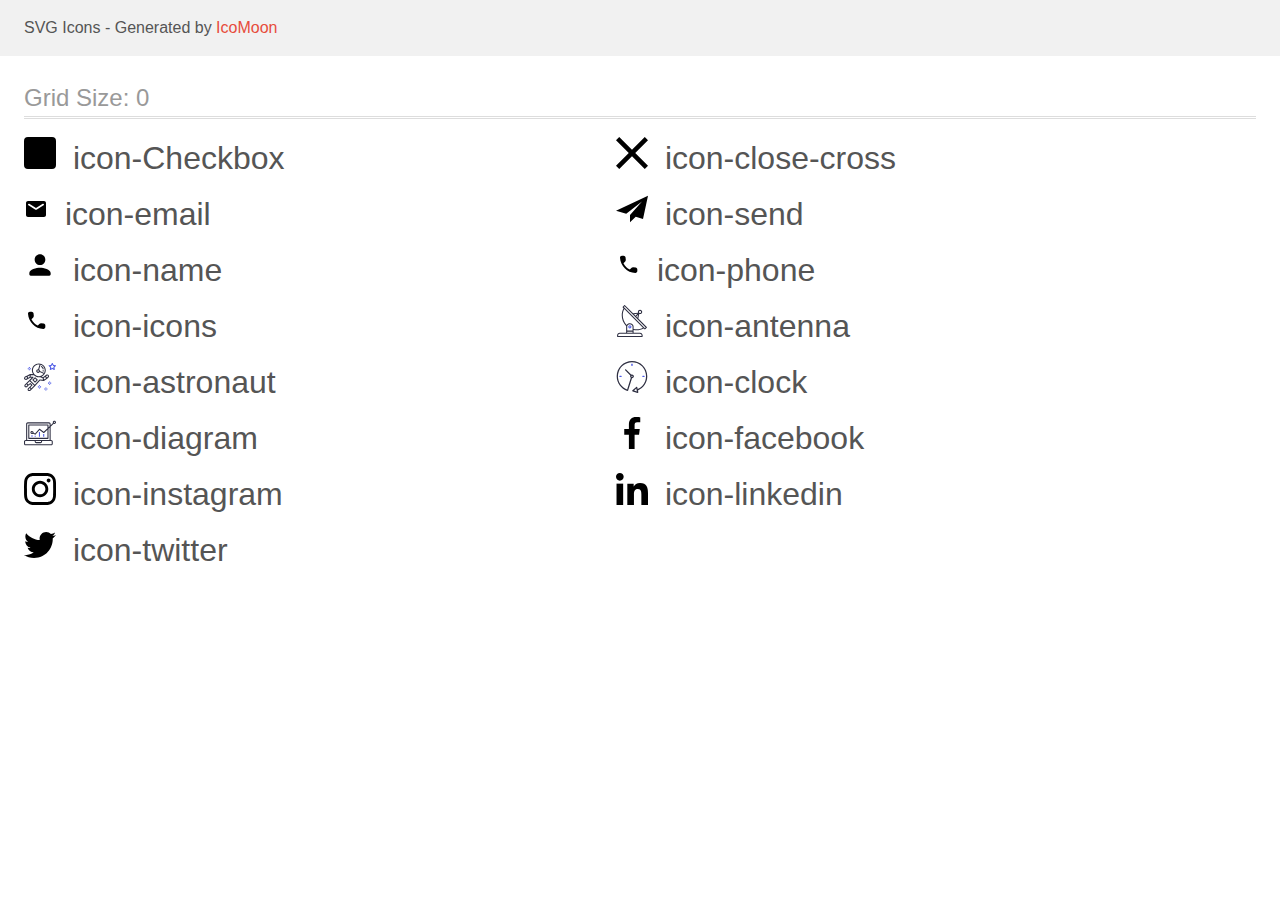
<file: images/icons/demo.html>
<!doctype html>
<html>
<head>
    <title>IcoMoon - SVG Icons</title>
    <meta charset="utf-8">
    <meta name="viewport" content="width=device-width, initial-scale=1">
    <link rel="stylesheet" href="demo-files/demo.css">
    <link rel="stylesheet" href="style.css">
</head>
<body>
<svg aria-hidden="true" style="position: absolute; width: 0; height: 0; overflow: hidden;" version="1.1" xmlns="http://www.w3.org/2000/svg" xmlns:xlink="http://www.w3.org/1999/xlink">
<defs>
<symbol id="icon-Checkbox" viewBox="0 0 32 32">
<path stroke-linejoin="miter" stroke-linecap="butt" stroke-miterlimit="4" stroke-width="2" d="M4 1h24c1.657 0 3 1.343 3 3v24c0 1.657-1.343 3-3 3h-24c-1.657 0-3-1.343-3-3v-24c0-1.657 1.343-3 3-3z"></path>
</symbol>
<symbol id="icon-close-cross" viewBox="0 0 32 32">
<path d="M32 3.223l-3.223-3.223-12.777 12.777-12.777-12.777-3.223 3.223 12.777 12.777-12.777 12.777 3.223 3.223 12.777-12.777 12.777 12.777 3.223-3.223-12.777-12.777 12.777-12.777z"></path>
</symbol>
<symbol id="icon-email" viewBox="0 0 24 32">
<path d="M20 8h-16c-1.1 0-1.99 0.9-1.99 2l-0.010 12c0 1.1 0.9 2 2 2h16c1.1 0 2-0.9 2-2v-12c0-1.1-0.9-2-2-2zM19.6 12.25l-7.070 4.42c-0.32 0.2-0.74 0.2-1.060 0l-7.070-4.42c-0.25-0.16-0.4-0.43-0.4-0.72 0-0.67 0.73-1.070 1.3-0.72l6.7 4.19 6.7-4.19c0.57-0.35 1.3 0.050 1.3 0.72 0 0.29-0.15 0.56-0.4 0.72z"></path>
</symbol>
<symbol id="icon-send" viewBox="0 0 32 32">
<path d="M32 2.667l-32 15 10.227 3.156 15.773-12.323-11.998 13.488 0.010 0.003-0.012-0.003v7.345l5.735-5.576 7.265 2.242 5-23.333z"></path>
</symbol>
<symbol id="icon-name" viewBox="0 0 32 32">
<path d="M16 16c2.947 0 5.333-2.387 5.333-5.333s-2.387-5.333-5.333-5.333c-2.947 0-5.333 2.387-5.333 5.333s2.387 5.333 5.333 5.333zM16 18.667c-3.56 0-10.667 1.787-10.667 5.333v1.333c0 0.733 0.6 1.333 1.333 1.333h18.667c0.733 0 1.333-0.6 1.333-1.333v-1.333c0-3.547-7.107-5.333-10.667-5.333z"></path>
</symbol>
<symbol id="icon-phone" viewBox="0 0 24 32">
<path d="M19.635 18.487l-2.451-0.28c-0.589-0.067-1.167 0.135-1.582 0.55l-1.775 1.775c-2.731-1.389-4.969-3.618-6.359-6.359l1.785-1.785c0.415-0.415 0.618-0.994 0.55-1.582l-0.28-2.432c-0.116-0.975-0.936-1.708-1.92-1.708h-1.669c-1.090 0-1.997 0.907-1.93 1.997 0.511 8.24 7.102 14.821 15.332 15.332 1.090 0.068 1.997-0.839 1.997-1.93v-1.669c0.010-0.975-0.724-1.795-1.698-1.911z"></path>
</symbol>
<symbol id="icon-icons" viewBox="0 0 32 32">
<path d="M19.635 18.487l-2.451-0.28c-0.589-0.067-1.167 0.135-1.582 0.55l-1.775 1.775c-2.731-1.389-4.969-3.618-6.359-6.359l1.785-1.785c0.415-0.415 0.618-0.994 0.55-1.582l-0.28-2.432c-0.116-0.975-0.936-1.708-1.92-1.708h-1.669c-1.090 0-1.997 0.907-1.93 1.997 0.511 8.24 7.102 14.821 15.332 15.332 1.090 0.068 1.997-0.839 1.997-1.93v-1.669c0.010-0.975-0.724-1.795-1.698-1.911z"></path>
</symbol>
<symbol id="icon-antenna" viewBox="0 0 32 32">
<path fill="#2e2f42" style="fill: var(--color1, #2e2f42)" d="M30.773 22.098l-8.443-8.505 0.937-4.615c0.242 0.094 0.499 0.144 0.758 0.146h0.006c1.192 0.014 2.17-0.941 2.184-2.133s-0.941-2.17-2.133-2.184c-1.192-0.014-2.17 0.941-2.184 2.133-0.003 0.255 0.039 0.509 0.125 0.749l-4.96 0.605-8.091-8.133c-0.099-0.101-0.235-0.159-0.377-0.16-0.14 0.001-0.274 0.056-0.373 0.155l-1.513 1.504c-0.208 0.208-0.208 0.546 0 0.754l0.814 0.826c-3.153 5.798-2.129 12.978 2.519 17.663 0.043 0.041 0.092 0.074 0.146 0.098-0.034 0.18-0.051 0.364-0.052 0.547v6.187h-6.4c-1.472 0.002-2.665 1.195-2.667 2.667v1.067c0 0.295 0.239 0.533 0.533 0.533h24.533c0.295 0 0.533-0.239 0.533-0.533v-1.067c-0.002-1.472-1.195-2.665-2.667-2.667h-6.4v-2.742c1.003 0.21 2.024 0.317 3.049 0.32 2.458-0.003 4.877-0.615 7.040-1.783l0.818 0.823c0.099 0.101 0.235 0.159 0.377 0.16 0.14-0.001 0.274-0.056 0.373-0.155l1.513-1.504c0.208-0.208 0.208-0.546 0-0.754zM23.28 6.233c0.418-0.415 1.093-0.414 1.509 0.004s0.414 1.093-0.004 1.508c-0.2 0.199-0.47 0.31-0.752 0.31h-0.003c-0.589-0.003-1.064-0.483-1.061-1.072 0.002-0.282 0.115-0.552 0.314-0.751h-0.002zM22.024 9.738l-0.598 2.946-1.175-1.182 1.774-1.763zM21.419 8.836l-1.92 1.909-1.485-1.493 3.405-0.415zM24.004 28.8c0.884 0 1.6 0.716 1.6 1.6v0.533h-23.467v-0.533c0-0.884 0.716-1.6 1.6-1.6h20.267zM16.537 26.667v1.067h-5.333v-1.067h5.333zM11.204 25.6v-4.053c0-1.294 1.196-2.347 2.667-2.347s2.667 1.053 2.667 2.347v4.053h-5.333zM17.604 23.904v-2.357c0-1.882-1.675-3.413-3.733-3.413-1.331-0.020-2.576 0.657-3.281 1.786-4.058-4.274-4.971-10.645-2.279-15.887l18.602 18.708c-2.872 1.461-6.165 1.873-9.309 1.163zM28.893 23.22l-21.057-21.181 0.755-0.752 7.935 7.98c0.004 0 0.006 0.007 0.010 0.010l13.115 13.191-0.757 0.752z"></path>
<path fill="#4d5ae5" style="fill: var(--color2, #4d5ae5)" d="M13.876 20.267h-0.005c-0.884-0.001-1.601 0.714-1.602 1.598s0.714 1.601 1.598 1.602h0.005c0.884 0.001 1.601-0.714 1.602-1.598s-0.714-1.601-1.598-1.602zM14.249 22.245c-0.1 0.1-0.236 0.156-0.378 0.155-0.295-0.002-0.532-0.242-0.531-0.536 0.001-0.141 0.057-0.276 0.157-0.375s0.233-0.154 0.373-0.155c0.295 0.002 0.532 0.242 0.531 0.536-0.001 0.141-0.057 0.276-0.157 0.375h0.005z"></path>
</symbol>
<symbol id="icon-astronaut" viewBox="0 0 32 32">
<path fill="#4d5ae5" style="fill: var(--color2, #4d5ae5)" d="M31.974 4.524c-0.063-0.193-0.229-0.333-0.43-0.363l-1.91-0.278-0.855-1.731c-0.179-0.365-0.777-0.365-0.956 0l-0.855 1.731-1.91 0.278c-0.201 0.029-0.367 0.17-0.431 0.363-0.062 0.193-0.011 0.405 0.135 0.547l1.383 1.348-0.326 1.903c-0.034 0.2 0.048 0.402 0.212 0.522 0.166 0.121 0.382 0.135 0.562 0.040l1.709-0.899 1.709 0.899c0.078 0.041 0.164 0.061 0.249 0.061 0.11 0 0.221-0.034 0.314-0.102 0.164-0.119 0.246-0.322 0.212-0.522l-0.326-1.903 1.383-1.348c0.145-0.142 0.197-0.354 0.135-0.547zM29.511 5.851c-0.125 0.122-0.183 0.299-0.153 0.472l0.191 1.114-1-0.526c-0.078-0.041-0.163-0.061-0.249-0.061s-0.17 0.020-0.249 0.061l-1.001 0.526 0.191-1.114c0.030-0.173-0.028-0.349-0.153-0.472l-0.81-0.789 1.119-0.163c0.174-0.025 0.324-0.134 0.402-0.292l0.5-1.013 0.5 1.013c0.078 0.157 0.228 0.267 0.402 0.292l1.119 0.163-0.809 0.789z"></path>
<path fill="#4d5ae5" style="fill: var(--color2, #4d5ae5)" d="M26.133 20.522h-1.067v1.067h1.067v-1.067z"></path>
<path fill="#4d5ae5" style="fill: var(--color2, #4d5ae5)" d="M26.133 22.656h-1.067v1.067h1.067v-1.067z"></path>
<path fill="#4d5ae5" style="fill: var(--color2, #4d5ae5)" d="M27.2 21.589h-1.067v1.067h1.067v-1.067z"></path>
<path fill="#4d5ae5" style="fill: var(--color2, #4d5ae5)" d="M25.067 21.589h-1.067v1.067h1.067v-1.067z"></path>
<path fill="#4d5ae5" style="fill: var(--color2, #4d5ae5)" d="M22.4 26.389h-1.067v1.067h1.067v-1.067z"></path>
<path fill="#4d5ae5" style="fill: var(--color2, #4d5ae5)" d="M22.4 28.522h-1.067v1.067h1.067v-1.067z"></path>
<path fill="#4d5ae5" style="fill: var(--color2, #4d5ae5)" d="M23.467 27.456h-1.067v1.067h1.067v-1.067z"></path>
<path fill="#4d5ae5" style="fill: var(--color2, #4d5ae5)" d="M21.333 27.456h-1.067v1.067h1.067v-1.067z"></path>
<path fill="#4d5ae5" style="fill: var(--color2, #4d5ae5)" d="M16 24.256h-1.067v1.067h1.067v-1.067z"></path>
<path fill="#4d5ae5" style="fill: var(--color2, #4d5ae5)" d="M16 26.389h-1.067v1.067h1.067v-1.067z"></path>
<path fill="#4d5ae5" style="fill: var(--color2, #4d5ae5)" d="M17.067 25.322h-1.067v1.067h1.067v-1.067z"></path>
<path fill="#4d5ae5" style="fill: var(--color2, #4d5ae5)" d="M14.933 25.322h-1.067v1.067h1.067v-1.067z"></path>
<path fill="#4d5ae5" style="fill: var(--color2, #4d5ae5)" d="M5.867 6.122h-1.067v1.067h1.067v-1.067z"></path>
<path fill="#4d5ae5" style="fill: var(--color2, #4d5ae5)" d="M5.867 8.255h-1.067v1.067h1.067v-1.067z"></path>
<path fill="#4d5ae5" style="fill: var(--color2, #4d5ae5)" d="M6.933 7.189h-1.067v1.067h1.067v-1.067z"></path>
<path fill="#4d5ae5" style="fill: var(--color2, #4d5ae5)" d="M4.8 7.189h-1.067v1.067h1.067v-1.067z"></path>
<path fill="#2e2f42" style="fill: var(--color1, #2e2f42)" d="M24.715 14.159c-0.287-0.388-0.709-0.637-1.188-0.705-0.481-0.068-0.956 0.058-1.34 0.352l-1.252 0.96-1.898 1.417-1.358-0.541c2.421-1.086 4.114-3.508 4.114-6.32 0-3.823-3.123-6.933-6.961-6.933s-6.961 3.11-6.961 6.933c0 1.386 0.414 2.674 1.12 3.758l-2.764-0.024c-0.002 0-0.003 0-0.005 0-0.009 0-0.015 0.004-0.023 0.005-0.053 0.002-0.105 0.013-0.155 0.031-0.013 0.005-0.026 0.008-0.038 0.013-0.006 0.003-0.013 0.003-0.019 0.006l-3.233 1.596c-0.001 0-0.001 0-0.001 0.001l-1.893 0.911c-0.021 0.009-0.042 0.021-0.063 0.035-0.755 0.502-1.012 1.489-0.598 2.295 0.22 0.429 0.595 0.745 1.056 0.889 0.178 0.055 0.359 0.083 0.539 0.083 0.29 0 0.577-0.071 0.839-0.211l1.388-0.738 2.264-1.169 1.357-0.008-5.442 5.416c-0.001 0.001-0.001 0.001-0.002 0.001l-1.339 1.333c-0.316 0.315-0.49 0.732-0.49 1.178s0.174 0.863 0.49 1.179c0.325 0.323 0.752 0.485 1.179 0.485s0.854-0.162 1.18-0.485l1.314-1.309 1.741-1.3 0.901 0.897-1.762 1.754c-0 0.001-0.001 0.001-0.002 0.001l-1.339 1.333c-0.316 0.315-0.49 0.732-0.49 1.178s0.174 0.863 0.49 1.179c0.325 0.323 0.753 0.485 1.18 0.485s0.855-0.162 1.18-0.485l3.482-3.467c0.001-0.001 0.001-0.001 0.001-0.002l1.010-1-0.004-0.004c0.006-0.006 0.015-0.009 0.022-0.015l5.166-5.658 3.471 0.494c0.025 0.004 0.050 0.005 0.075 0.005 0.065 0 0.127-0.015 0.187-0.038 0.018-0.006 0.033-0.015 0.050-0.023 0.019-0.010 0.039-0.015 0.058-0.027l3.213-2.133c0.012-0.008 0.018-0.021 0.029-0.029 0.013-0.010 0.029-0.014 0.041-0.026l1.271-1.191c0.662-0.62 0.753-1.635 0.212-2.362zM2.13 17.77c-0.173 0.093-0.37 0.111-0.558 0.052-0.187-0.058-0.338-0.186-0.427-0.358-0.161-0.314-0.068-0.695 0.214-0.902l1.314-0.632 0.449 1.313-0.992 0.527zM5.628 15.942l-1.548 0.8-0.439-1.283 2.027-1.001-0.040 1.484zM20.727 9.322c0 0.918-0.219 1.785-0.599 2.559l-4.181-1.899c-0.044-0.573-0.341-1.075-0.788-1.388l1.464-4.86c2.378 0.756 4.105 2.974 4.105 5.588zM8.938 9.322c0-3.235 2.644-5.867 5.894-5.867 0.253 0 0.5 0.021 0.745 0.052l-1.432 4.754c-0.019-0.001-0.037-0.006-0.057-0.006-1.033 0-1.873 0.837-1.873 1.867s0.84 1.867 1.873 1.867c0.694 0 1.294-0.383 1.618-0.945l3.862 1.755c-1.075 1.446-2.795 2.39-4.737 2.39-3.25 0-5.894-2.632-5.894-5.867zM14.894 10.122c0 0.441-0.362 0.8-0.806 0.8s-0.806-0.359-0.806-0.8c0-0.441 0.362-0.8 0.806-0.8s0.806 0.359 0.806 0.8zM2.465 25.146c-0.236 0.234-0.619 0.234-0.854 0.001-0.114-0.114-0.176-0.263-0.176-0.423s0.062-0.309 0.176-0.421l0.962-0.958 0.851 0.848-0.959 0.955zM5.679 28.88c-0.236 0.234-0.619 0.235-0.855 0.001-0.114-0.114-0.176-0.263-0.176-0.423s0.062-0.309 0.176-0.421l0.963-0.959 0.852 0.848-0.96 0.955zM9.16 25.411c-0.001 0-0.001 0-0.002 0.001l-1.765 1.76-0.852-0.848 1.763-1.755c0 0 0 0 0-0s0.001-0.001 0.002-0.001c0.040-0.040 0.065-0.088 0.090-0.135 0.007-0.014 0.020-0.026 0.026-0.040 0.017-0.041 0.019-0.085 0.026-0.129 0.003-0.025 0.014-0.047 0.014-0.073 0-0.036-0.013-0.070-0.020-0.106-0.006-0.032-0.006-0.065-0.019-0.095-0.020-0.050-0.055-0.094-0.091-0.138-0.010-0.012-0.014-0.027-0.025-0.038 0 0 0 0-0.001 0s-0.001-0.002-0.001-0.002l-1.607-1.6c-0.017-0.017-0.039-0.024-0.058-0.038-0.028-0.022-0.055-0.042-0.087-0.058-0.030-0.015-0.061-0.024-0.093-0.033-0.034-0.010-0.067-0.017-0.103-0.020-0.033-0.002-0.063 0.001-0.095 0.005-0.036 0.004-0.069 0.009-0.104 0.020-0.034 0.011-0.063 0.027-0.094 0.045-0.020 0.011-0.042 0.015-0.061 0.029l-1.773 1.324-0.901-0.897 2.399-2.386 4.361 4.289-0.928 0.919zM15.979 18.394c-0.015-0.002-0.030 0.004-0.045 0.003-0.039-0.002-0.076 0.001-0.115 0.007-0.030 0.005-0.059 0.011-0.088 0.021-0.034 0.012-0.065 0.028-0.097 0.047-0.030 0.018-0.057 0.037-0.083 0.061-0.013 0.011-0.028 0.017-0.040 0.029l-4.698 5.146-4.328-4.257 2.833-2.818c0.209-0.208 0.21-0.546 0.002-0.755-0.105-0.105-0.243-0.157-0.381-0.156v-0.001l-2.219 0.013 0.028-1.607 3.104 0.027c1.265 1.294 3.029 2.101 4.981 2.101 0.437 0 0.864-0.045 1.279-0.123 0.040 0.032 0.079 0.065 0.13 0.085l2.41 0.96 0.152 0.758 0.178 0.885-3.003-0.427zM20.020 18.572l-0.313-1.558 1.446-1.080 0.947 1.257-2.080 1.381zM23.774 15.741l-0.838 0.785-0.931-1.236 0.831-0.637c0.155-0.119 0.351-0.168 0.543-0.143 0.193 0.027 0.364 0.128 0.48 0.284 0.217 0.292 0.18 0.699-0.085 0.947z"></path>
<path fill="#2e2f42" style="fill: var(--color1, #2e2f42)" d="M13.602 18.544l-2.143-2.133c-0.207-0.207-0.545-0.207-0.753 0l-2.142 2.133c-0.1 0.101-0.157 0.236-0.157 0.378s0.056 0.278 0.157 0.378l2.142 2.133c0.104 0.103 0.241 0.155 0.377 0.155s0.273-0.052 0.376-0.155l2.143-2.133c0.1-0.1 0.157-0.236 0.157-0.378s-0.057-0.278-0.157-0.378zM11.083 20.303l-1.387-1.381 1.387-1.381 1.387 1.381-1.387 1.381z"></path>
<path fill="#2e2f42" style="fill: var(--color1, #2e2f42)" d="M17.164 5.071l-0.258 1.036c0.071 0.018 1.738 0.452 1.738 2.149h1.067c-0-2.017-1.666-2.965-2.547-3.185z"></path>
<path fill="#2e2f42" style="fill: var(--color1, #2e2f42)" d="M19.711 9.322h-1.067v1.067h1.067v-1.067z"></path>
</symbol>
<symbol id="icon-clock" viewBox="0 0 32 32">
<path fill="#2e2f42" style="fill: var(--color1, #2e2f42)" d="M31.297 15.301c-0.002-8.452-6.855-15.303-15.308-15.301s-15.303 6.855-15.301 15.308c0.001 6.658 4.307 12.551 10.649 14.576 0.061 0.019 0.124 0.029 0.187 0.029 0.121-0 0.239-0.032 0.342-0.094 0.135-0.080 0.236-0.207 0.283-0.356l3.865-12.25c1.057-0.005 1.909-0.866 1.903-1.923s-0.866-1.909-1.923-1.903c-0.284 0.001-0.565 0.067-0.82 0.191l-5.106-5.107c-0.253-0.245-0.657-0.238-0.902 0.016-0.239 0.247-0.239 0.639 0 0.886l5.103 5.109c-0.392 0.799-0.168 1.764 0.536 2.309l-3.683 11.673c-7.278-2.681-11.004-10.754-8.323-18.032s10.754-11.004 18.032-8.323c7.278 2.681 11.004 10.754 8.323 18.032-1.31 3.556-4.001 6.431-7.462 7.973l-0.398-1.874c-0.073-0.345-0.411-0.565-0.756-0.492-0.109 0.023-0.209 0.074-0.293 0.148l-3.837 3.426c-0.263 0.234-0.287 0.637-0.052 0.9 0.076 0.085 0.174 0.149 0.283 0.184l4.899 1.564c0.335 0.108 0.694-0.077 0.802-0.412 0.034-0.106 0.040-0.219 0.017-0.328l-0.391-1.839c5.664-2.388 9.342-7.942 9.329-14.089zM15.992 14.664c0.352 0 0.638 0.286 0.638 0.638s-0.286 0.638-0.638 0.638c-0.352 0-0.638-0.285-0.638-0.638s0.285-0.638 0.638-0.638zM18.093 29.528l2.184-1.948 0.603 2.84-2.787-0.892z"></path>
<path fill="#4d5ae5" style="fill: var(--color2, #4d5ae5)" d="M15.354 3.185v1.275c0 0.352 0.285 0.638 0.638 0.638s0.638-0.285 0.638-0.638v-1.275c0-0.352-0.286-0.638-0.638-0.638s-0.638 0.286-0.638 0.638z"></path>
<path fill="#4d5ae5" style="fill: var(--color2, #4d5ae5)" d="M3.876 14.664c-0.352 0-0.638 0.286-0.638 0.638s0.285 0.638 0.638 0.638h1.275c0.352 0 0.638-0.285 0.638-0.638s-0.285-0.638-0.638-0.638h-1.275z"></path>
<path fill="#4d5ae5" style="fill: var(--color2, #4d5ae5)" d="M28.108 15.939c0.352 0 0.638-0.285 0.638-0.638s-0.285-0.638-0.638-0.638h-1.275c-0.352 0-0.638 0.286-0.638 0.638s0.286 0.638 0.638 0.638h1.275z"></path>
</symbol>
<symbol id="icon-diagram" viewBox="0 0 32 32">
<path fill="#4d5ae5" style="fill: var(--color2, #4d5ae5)" d="M14.925 14.965h1.066v4.798h-1.066v-4.797z"></path>
<path fill="#4d5ae5" style="fill: var(--color2, #4d5ae5)" d="M19.19 17.097h1.066v2.665h-1.066v-2.665z"></path>
<path fill="#4d5ae5" style="fill: var(--color2, #4d5ae5)" d="M10.661 18.696h1.066v1.066h-1.066v-1.066z"></path>
<path fill="#4d5ae5" style="fill: var(--color2, #4d5ae5)" d="M7.463 18.163h1.066v1.599h-1.066v-1.599z"></path>
<path fill="#2e2f42" style="fill: var(--color1, #2e2f42)" d="M1.599 28.291h25.587c0.883 0 1.599-0.716 1.599-1.599v-2.132c0-0.883-0.716-1.599-1.599-1.599h-0.533v-13.293l3.028-2.868c0.703 0.346 1.553 0.136 2.013-0.499s0.396-1.508-0.152-2.068-1.42-0.644-2.065-0.198c-0.644 0.446-0.873 1.292-0.542 2.002l-2.281 2.163v-1.23c0-0.883-0.716-1.599-1.599-1.599h-21.322c-0.883 0-1.599 0.716-1.599 1.599v15.992h-0.533c-0.883 0-1.599 0.716-1.599 1.599v2.132c0 0.883 0.716 1.599 1.599 1.599zM30.384 4.837c0.294 0 0.533 0.239 0.533 0.533s-0.239 0.533-0.533 0.533c-0.294 0-0.533-0.239-0.533-0.533s0.239-0.533 0.533-0.533zM3.198 6.969c0-0.294 0.239-0.533 0.533-0.533h21.322c0.294 0 0.533 0.239 0.533 0.533v2.239l-1.066 1.013v-2.186c0-0.294-0.239-0.533-0.533-0.533h-19.19c-0.294 0-0.533 0.239-0.533 0.533v13.326c0 0.294 0.239 0.533 0.533 0.533h19.19c0.294 0 0.533-0.239 0.533-0.533v-9.674l1.066-1.010v12.284h-22.388v-15.992zM7.996 13.899c-0.721-0.002-1.354 0.478-1.546 1.174s0.105 1.433 0.725 1.801c0.62 0.368 1.41 0.276 1.928-0.226l1.853 0.93c0.215 0.108 0.476 0.057 0.636-0.123l3.939-4.431 3.872 2.901c0.208 0.156 0.498 0.139 0.686-0.039l3.365-3.188v8.131h-18.124v-12.26h18.124v2.66l-3.771 3.572-3.904-2.927c-0.222-0.166-0.534-0.135-0.718 0.072l-3.993 4.493-1.493-0.746c0.011-0.064 0.018-0.129 0.020-0.193 0-0.883-0.716-1.599-1.599-1.599zM8.529 15.498c0 0.294-0.239 0.533-0.533 0.533s-0.533-0.239-0.533-0.533c0-0.294 0.239-0.533 0.533-0.533s0.533 0.239 0.533 0.533zM11.727 24.027h5.331v0.533c0 0.294-0.239 0.533-0.533 0.533h-4.264c-0.294 0-0.533-0.239-0.533-0.533v-0.533zM1.066 24.56c0-0.294 0.239-0.533 0.533-0.533h9.062v0.533c0 0.883 0.716 1.599 1.599 1.599h4.264c0.883 0 1.599-0.716 1.599-1.599v-0.533h9.062c0.294 0 0.533 0.239 0.533 0.533v2.132c0 0.294-0.239 0.533-0.533 0.533h-25.587c-0.294 0-0.533-0.239-0.533-0.533v-2.132z"></path>
</symbol>
<symbol id="icon-facebook" viewBox="0 0 32 32">
<path d="M21.329 5.313h2.921v-5.088c-0.504-0.069-2.237-0.225-4.256-0.225-4.212 0-7.097 2.649-7.097 7.519v4.481h-4.648v5.688h4.648v14.312h5.699v-14.311h4.46l0.708-5.688h-5.169v-3.919c0.001-1.644 0.444-2.769 2.735-2.769z"></path>
</symbol>
<symbol id="icon-instagram" viewBox="0 0 32 32">
<path d="M31.969 9.408c-0.075-1.7-0.35-2.869-0.744-3.882-0.406-1.075-1.031-2.038-1.85-2.838-0.8-0.813-1.769-1.444-2.832-1.844-1.019-0.394-2.182-0.669-3.882-0.744-1.713-0.081-2.257-0.1-6.601-0.1s-4.888 0.019-6.595 0.094c-1.7 0.075-2.869 0.35-3.882 0.744-1.075 0.406-2.038 1.031-2.838 1.85-0.813 0.8-1.444 1.769-1.844 2.832-0.394 1.019-0.669 2.182-0.744 3.882-0.081 1.713-0.1 2.257-0.1 6.601s0.019 4.888 0.094 6.595c0.075 1.7 0.35 2.869 0.744 3.882 0.406 1.075 1.038 2.038 1.85 2.838 0.8 0.813 1.769 1.444 2.832 1.844 1.019 0.394 2.182 0.669 3.882 0.744 1.706 0.075 2.25 0.094 6.595 0.094s4.888-0.019 6.595-0.094c1.7-0.075 2.869-0.35 3.882-0.744 2.151-0.831 3.851-2.532 4.682-4.682 0.394-1.019 0.669-2.182 0.744-3.882 0.075-1.707 0.094-2.25 0.094-6.595s-0.006-4.888-0.081-6.595zM29.087 22.473c-0.069 1.563-0.331 2.407-0.55 2.969-0.538 1.394-1.644 2.5-3.038 3.038-0.563 0.219-1.413 0.481-2.969 0.55-1.688 0.075-2.194 0.094-6.464 0.094s-4.782-0.019-6.464-0.094c-1.563-0.069-2.407-0.331-2.969-0.55-0.694-0.256-1.325-0.663-1.838-1.194-0.531-0.519-0.938-1.144-1.194-1.838-0.219-0.563-0.481-1.413-0.55-2.969-0.075-1.688-0.094-2.194-0.094-6.464s0.019-4.782 0.094-6.464c0.069-1.563 0.331-2.407 0.55-2.969 0.256-0.694 0.663-1.325 1.2-1.838 0.519-0.531 1.144-0.938 1.838-1.194 0.563-0.219 1.413-0.481 2.969-0.55 1.688-0.075 2.194-0.094 6.464-0.094 4.276 0 4.782 0.019 6.464 0.094 1.563 0.069 2.407 0.331 2.969 0.55 0.694 0.256 1.325 0.662 1.838 1.194 0.531 0.519 0.938 1.144 1.194 1.838 0.219 0.563 0.481 1.413 0.55 2.969 0.075 1.688 0.094 2.194 0.094 6.464s-0.019 4.77-0.094 6.458z"></path>
<path d="M16.059 7.783c-4.538 0-8.22 3.682-8.22 8.22s3.682 8.22 8.22 8.22c4.539 0 8.22-3.682 8.22-8.22s-3.682-8.22-8.22-8.22zM16.059 21.335c-2.944 0-5.332-2.388-5.332-5.332s2.388-5.332 5.332-5.332c2.944 0 5.332 2.388 5.332 5.332s-2.388 5.332-5.332 5.332z"></path>
<path d="M26.524 7.458c0 1.060-0.859 1.919-1.919 1.919s-1.919-0.859-1.919-1.919c0-1.060 0.859-1.919 1.919-1.919s1.919 0.859 1.919 1.919z"></path>
</symbol>
<symbol id="icon-linkedin" viewBox="0 0 32 32">
<path d="M31.992 32v-0.001h0.008v-11.736c0-5.741-1.236-10.164-7.948-10.164-3.227 0-5.392 1.771-6.276 3.449h-0.093v-2.913h-6.364v21.364h6.627v-10.579c0-2.785 0.528-5.479 3.977-5.479 3.399 0 3.449 3.179 3.449 5.657v10.401h6.62z"></path>
<path d="M0.528 10.636h6.635v21.364h-6.635v-21.364z"></path>
<path d="M3.843-0c-2.121 0-3.843 1.721-3.843 3.843s1.721 3.879 3.843 3.879c2.121 0 3.843-1.757 3.843-3.879-0.001-2.121-1.723-3.843-3.843-3.843v0z"></path>
</symbol>
<symbol id="icon-twitter" viewBox="0 0 32 32">
<path d="M32 6.078c-1.19 0.522-2.458 0.868-3.78 1.036 1.36-0.812 2.398-2.088 2.886-3.626-1.268 0.756-2.668 1.29-4.16 1.588-1.204-1.282-2.92-2.076-4.792-2.076-3.632 0-6.556 2.948-6.556 6.562 0 0.52 0.044 1.020 0.152 1.496-5.454-0.266-10.28-2.88-13.522-6.862-0.566 0.982-0.898 2.106-0.898 3.316 0 2.272 1.17 4.286 2.914 5.452-1.054-0.020-2.088-0.326-2.964-0.808 0 0.020 0 0.046 0 0.072 0 3.188 2.274 5.836 5.256 6.446-0.534 0.146-1.116 0.216-1.72 0.216-0.42 0-0.844-0.024-1.242-0.112 0.85 2.598 3.262 4.508 6.13 4.57-2.232 1.746-5.066 2.798-8.134 2.798-0.538 0-1.054-0.024-1.57-0.090 2.906 1.874 6.35 2.944 10.064 2.944 12.072 0 18.672-10 18.672-18.668 0-0.29-0.010-0.57-0.024-0.848 1.302-0.924 2.396-2.078 3.288-3.406z"></path>
</symbol>
</defs>
</svg>

<header class="bgc1 clearfix">
<div class="mhl">
    <p>SVG Icons - Generated by <a href="https://icomoon.io/app">IcoMoon</a></p>
</div>
</header>
    <div class="clearfix mhl ptl">
        <h1 class="mvm mtn fgc1">Grid Size: 0</h1>
        <div class="glyph fs1">
            <div class="clearfix pbs">
                <svg class="icon icon-Checkbox"><use xlink:href="#icon-Checkbox"></use></svg><span class="name"> icon-Checkbox</span>
            </div>
        </div>
        <div class="glyph fs1">
            <div class="clearfix pbs">
                <svg class="icon icon-close-cross"><use xlink:href="#icon-close-cross"></use></svg><span class="name"> icon-close-cross</span>
            </div>
        </div>
        <div class="glyph fs1">
            <div class="clearfix pbs">
                <svg class="icon icon-email"><use xlink:href="#icon-email"></use></svg><span class="name"> icon-email</span>
            </div>
        </div>
        <div class="glyph fs1">
            <div class="clearfix pbs">
                <svg class="icon icon-send"><use xlink:href="#icon-send"></use></svg><span class="name"> icon-send</span>
            </div>
        </div>
        <div class="glyph fs1">
            <div class="clearfix pbs">
                <svg class="icon icon-name"><use xlink:href="#icon-name"></use></svg><span class="name"> icon-name</span>
            </div>
        </div>
        <div class="glyph fs1">
            <div class="clearfix pbs">
                <svg class="icon icon-phone"><use xlink:href="#icon-phone"></use></svg><span class="name"> icon-phone</span>
            </div>
        </div>
        <div class="glyph fs1">
            <div class="clearfix pbs">
                <svg class="icon icon-icons"><use xlink:href="#icon-icons"></use></svg><span class="name"> icon-icons</span>
            </div>
        </div>
        <div class="glyph fs1">
            <div class="clearfix pbs">
                <svg class="icon icon-antenna"><use xlink:href="#icon-antenna"></use></svg><span class="name"> icon-antenna</span>
            </div>
        </div>
        <div class="glyph fs1">
            <div class="clearfix pbs">
                <svg class="icon icon-astronaut"><use xlink:href="#icon-astronaut"></use></svg><span class="name"> icon-astronaut</span>
            </div>
        </div>
        <div class="glyph fs1">
            <div class="clearfix pbs">
                <svg class="icon icon-clock"><use xlink:href="#icon-clock"></use></svg><span class="name"> icon-clock</span>
            </div>
        </div>
        <div class="glyph fs1">
            <div class="clearfix pbs">
                <svg class="icon icon-diagram"><use xlink:href="#icon-diagram"></use></svg><span class="name"> icon-diagram</span>
            </div>
        </div>
        <div class="glyph fs1">
            <div class="clearfix pbs">
                <svg class="icon icon-facebook"><use xlink:href="#icon-facebook"></use></svg><span class="name"> icon-facebook</span>
            </div>
        </div>
        <div class="glyph fs1">
            <div class="clearfix pbs">
                <svg class="icon icon-instagram"><use xlink:href="#icon-instagram"></use></svg><span class="name"> icon-instagram</span>
            </div>
        </div>
        <div class="glyph fs1">
            <div class="clearfix pbs">
                <svg class="icon icon-linkedin"><use xlink:href="#icon-linkedin"></use></svg><span class="name"> icon-linkedin</span>
            </div>
        </div>
        <div class="glyph fs1">
            <div class="clearfix pbs">
                <svg class="icon icon-twitter"><use xlink:href="#icon-twitter"></use></svg><span class="name"> icon-twitter</span>
            </div>
        </div>
  </div>
<script defer src="svgxuse.js"></script>
</body>
</html>
</file>
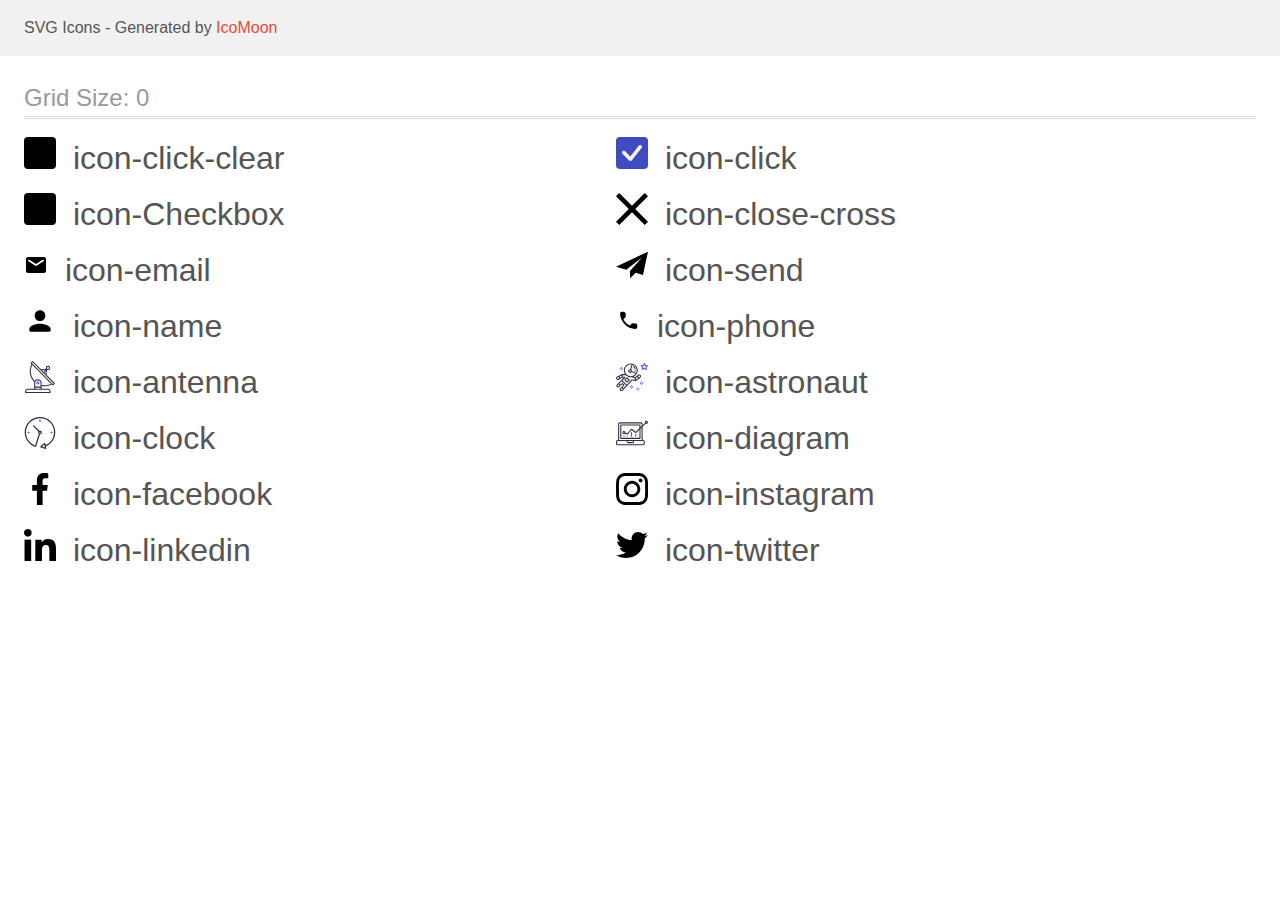
<file: images/icon/icomoon (1)/demo.html>
<!doctype html>
<html>
<head>
    <title>IcoMoon - SVG Icons</title>
    <meta charset="utf-8">
    <meta name="viewport" content="width=device-width, initial-scale=1">
    <link rel="stylesheet" href="demo-files/demo.css">
    <link rel="stylesheet" href="style.css">
</head>
<body>
<svg aria-hidden="true" style="position: absolute; width: 0; height: 0; overflow: hidden;" version="1.1" xmlns="http://www.w3.org/2000/svg" xmlns:xlink="http://www.w3.org/1999/xlink">
<defs>
<symbol id="icon-click-clear" viewBox="0 0 32 32">
<path d="M4 1h24c1.657 0 3 1.343 3 3v24c0 1.657-1.343 3-3 3h-24c-1.657 0-3-1.343-3-3v-24c0-1.657 1.343-3 3-3z"></path>
<path stroke-linejoin="miter" stroke-linecap="butt" stroke-miterlimit="4" stroke-width="2" d="M4 1h24c1.657 0 3 1.343 3 3v24c0 1.657-1.343 3-3 3h-24c-1.657 0-3-1.343-3-3v-24c0-1.657 1.343-3 3-3z"></path>
<path d="M22.891 8.51c0.346-0.331 0.805-0.514 1.283-0.51s0.934 0.193 1.275 0.53c0.341 0.336 0.538 0.792 0.551 1.272s-0.161 0.945-0.483 1.299l-9.789 12.309c-0.168 0.182-0.371 0.328-0.597 0.43s-0.47 0.156-0.717 0.161c-0.247 0.005-0.493-0.041-0.723-0.134s-0.438-0.232-0.613-0.408l-6.492-6.527c-0.181-0.169-0.326-0.374-0.426-0.601s-0.155-0.472-0.159-0.72c-0.004-0.248 0.041-0.495 0.134-0.725s0.23-0.44 0.405-0.615c0.175-0.176 0.383-0.314 0.612-0.407s0.475-0.139 0.722-0.134c0.247 0.004 0.491 0.059 0.716 0.16s0.429 0.247 0.597 0.429l5.137 5.163 8.521-10.915c0.015-0.019 0.032-0.037 0.049-0.054h-0.002z"></path>
</symbol>
<symbol id="icon-click" viewBox="0 0 32 32">
<path fill="#404bbf" style="fill: var(--color1, #404bbf)" d="M4 1h24c1.657 0 3 1.343 3 3v24c0 1.657-1.343 3-3 3h-24c-1.657 0-3-1.343-3-3v-24c0-1.657 1.343-3 3-3z"></path>
<path fill="none" stroke="#404bbf" style="stroke: var(--color1, #404bbf)" stroke-linejoin="miter" stroke-linecap="butt" stroke-miterlimit="4" stroke-width="2" d="M4 1h24c1.657 0 3 1.343 3 3v24c0 1.657-1.343 3-3 3h-24c-1.657 0-3-1.343-3-3v-24c0-1.657 1.343-3 3-3z"></path>
<path fill="#f4f4fd" style="fill: var(--color2, #f4f4fd)" d="M22.891 8.51c0.346-0.331 0.805-0.514 1.283-0.51s0.934 0.193 1.275 0.53c0.341 0.336 0.538 0.792 0.551 1.272s-0.161 0.945-0.483 1.299l-9.789 12.309c-0.168 0.182-0.371 0.328-0.597 0.43s-0.47 0.156-0.717 0.161c-0.247 0.005-0.493-0.041-0.723-0.134s-0.438-0.232-0.613-0.408l-6.492-6.527c-0.181-0.169-0.326-0.374-0.426-0.601s-0.155-0.472-0.159-0.72c-0.004-0.248 0.041-0.495 0.134-0.725s0.23-0.44 0.405-0.615c0.175-0.176 0.383-0.314 0.612-0.407s0.475-0.139 0.722-0.134c0.247 0.004 0.491 0.059 0.716 0.16s0.429 0.247 0.597 0.429l5.137 5.163 8.521-10.915c0.015-0.019 0.032-0.037 0.049-0.054h-0.002z"></path>
</symbol>
<symbol id="icon-Checkbox" viewBox="0 0 32 32">
<path stroke-linejoin="miter" stroke-linecap="butt" stroke-miterlimit="4" stroke-width="2" d="M4 1h24c1.657 0 3 1.343 3 3v24c0 1.657-1.343 3-3 3h-24c-1.657 0-3-1.343-3-3v-24c0-1.657 1.343-3 3-3z"></path>
</symbol>
<symbol id="icon-close-cross" viewBox="0 0 32 32">
<path d="M32 3.223l-3.223-3.223-12.777 12.777-12.777-12.777-3.223 3.223 12.777 12.777-12.777 12.777 3.223 3.223 12.777-12.777 12.777 12.777 3.223-3.223-12.777-12.777 12.777-12.777z"></path>
</symbol>
<symbol id="icon-email" viewBox="0 0 24 32">
<path d="M20 8h-16c-1.1 0-1.99 0.9-1.99 2l-0.010 12c0 1.1 0.9 2 2 2h16c1.1 0 2-0.9 2-2v-12c0-1.1-0.9-2-2-2zM19.6 12.25l-7.070 4.42c-0.32 0.2-0.74 0.2-1.060 0l-7.070-4.42c-0.25-0.16-0.4-0.43-0.4-0.72 0-0.67 0.73-1.070 1.3-0.72l6.7 4.19 6.7-4.19c0.57-0.35 1.3 0.050 1.3 0.72 0 0.29-0.15 0.56-0.4 0.72z"></path>
</symbol>
<symbol id="icon-send" viewBox="0 0 32 32">
<path d="M32 2.667l-32 15 10.227 3.156 15.773-12.323-11.998 13.488 0.010 0.003-0.012-0.003v7.345l5.735-5.576 7.265 2.242 5-23.333z"></path>
</symbol>
<symbol id="icon-name" viewBox="0 0 32 32">
<path d="M16 16c2.947 0 5.333-2.387 5.333-5.333s-2.387-5.333-5.333-5.333c-2.947 0-5.333 2.387-5.333 5.333s2.387 5.333 5.333 5.333zM16 18.667c-3.56 0-10.667 1.787-10.667 5.333v1.333c0 0.733 0.6 1.333 1.333 1.333h18.667c0.733 0 1.333-0.6 1.333-1.333v-1.333c0-3.547-7.107-5.333-10.667-5.333z"></path>
</symbol>
<symbol id="icon-phone" viewBox="0 0 24 32">
<path d="M19.635 18.487l-2.451-0.28c-0.589-0.067-1.167 0.135-1.582 0.55l-1.775 1.775c-2.731-1.389-4.969-3.618-6.359-6.359l1.785-1.785c0.415-0.415 0.618-0.994 0.55-1.582l-0.28-2.432c-0.116-0.975-0.936-1.708-1.92-1.708h-1.669c-1.090 0-1.997 0.907-1.93 1.997 0.511 8.24 7.102 14.821 15.332 15.332 1.090 0.068 1.997-0.839 1.997-1.93v-1.669c0.010-0.975-0.724-1.795-1.698-1.911z"></path>
</symbol>
<symbol id="icon-antenna" viewBox="0 0 32 32">
<path fill="#2e2f42" style="fill: var(--color3, #2e2f42)" d="M30.773 22.098l-8.443-8.505 0.937-4.615c0.242 0.094 0.499 0.144 0.758 0.146h0.006c1.192 0.014 2.17-0.941 2.184-2.133s-0.941-2.17-2.133-2.184c-1.192-0.014-2.17 0.941-2.184 2.133-0.003 0.255 0.039 0.509 0.125 0.749l-4.96 0.605-8.091-8.133c-0.099-0.101-0.235-0.159-0.377-0.16-0.14 0.001-0.274 0.056-0.373 0.155l-1.513 1.504c-0.208 0.208-0.208 0.546 0 0.754l0.814 0.826c-3.153 5.798-2.129 12.978 2.519 17.663 0.043 0.041 0.092 0.074 0.146 0.098-0.034 0.18-0.051 0.364-0.052 0.547v6.187h-6.4c-1.472 0.002-2.665 1.195-2.667 2.667v1.067c0 0.295 0.239 0.533 0.533 0.533h24.533c0.295 0 0.533-0.239 0.533-0.533v-1.067c-0.002-1.472-1.195-2.665-2.667-2.667h-6.4v-2.742c1.003 0.21 2.024 0.317 3.049 0.32 2.458-0.003 4.877-0.615 7.040-1.783l0.818 0.823c0.099 0.101 0.235 0.159 0.377 0.16 0.14-0.001 0.274-0.056 0.373-0.155l1.513-1.504c0.208-0.208 0.208-0.546 0-0.754zM23.28 6.233c0.418-0.415 1.093-0.414 1.509 0.004s0.414 1.093-0.004 1.508c-0.2 0.199-0.47 0.31-0.752 0.31h-0.003c-0.589-0.003-1.064-0.483-1.061-1.072 0.002-0.282 0.115-0.552 0.314-0.751h-0.002zM22.024 9.738l-0.598 2.946-1.175-1.182 1.774-1.763zM21.419 8.836l-1.92 1.909-1.485-1.493 3.405-0.415zM24.004 28.8c0.884 0 1.6 0.716 1.6 1.6v0.533h-23.467v-0.533c0-0.884 0.716-1.6 1.6-1.6h20.267zM16.537 26.667v1.067h-5.333v-1.067h5.333zM11.204 25.6v-4.053c0-1.294 1.196-2.347 2.667-2.347s2.667 1.053 2.667 2.347v4.053h-5.333zM17.604 23.904v-2.357c0-1.882-1.675-3.413-3.733-3.413-1.331-0.020-2.576 0.657-3.281 1.786-4.058-4.274-4.971-10.645-2.279-15.887l18.602 18.708c-2.872 1.461-6.165 1.873-9.309 1.163zM28.893 23.22l-21.057-21.181 0.755-0.752 7.935 7.98c0.004 0 0.006 0.007 0.010 0.010l13.115 13.191-0.757 0.752z"></path>
<path fill="#4d5ae5" style="fill: var(--color4, #4d5ae5)" d="M13.876 20.267h-0.005c-0.884-0.001-1.601 0.714-1.602 1.598s0.714 1.601 1.598 1.602h0.005c0.884 0.001 1.601-0.714 1.602-1.598s-0.714-1.601-1.598-1.602zM14.249 22.245c-0.1 0.1-0.236 0.156-0.378 0.155-0.295-0.002-0.532-0.242-0.531-0.536 0.001-0.141 0.057-0.276 0.157-0.375s0.233-0.154 0.373-0.155c0.295 0.002 0.532 0.242 0.531 0.536-0.001 0.141-0.057 0.276-0.157 0.375h0.005z"></path>
</symbol>
<symbol id="icon-astronaut" viewBox="0 0 32 32">
<path fill="#4d5ae5" style="fill: var(--color4, #4d5ae5)" d="M31.974 4.524c-0.063-0.193-0.229-0.333-0.43-0.363l-1.91-0.278-0.855-1.731c-0.179-0.365-0.777-0.365-0.956 0l-0.855 1.731-1.91 0.278c-0.201 0.029-0.367 0.17-0.431 0.363-0.062 0.193-0.011 0.405 0.135 0.547l1.383 1.348-0.326 1.903c-0.034 0.2 0.048 0.402 0.212 0.522 0.166 0.121 0.382 0.135 0.562 0.040l1.709-0.899 1.709 0.899c0.078 0.041 0.164 0.061 0.249 0.061 0.11 0 0.221-0.034 0.314-0.102 0.164-0.119 0.246-0.322 0.212-0.522l-0.326-1.903 1.383-1.348c0.145-0.142 0.197-0.354 0.135-0.547zM29.511 5.851c-0.125 0.122-0.183 0.299-0.153 0.472l0.191 1.114-1-0.526c-0.078-0.041-0.163-0.061-0.249-0.061s-0.17 0.020-0.249 0.061l-1.001 0.526 0.191-1.114c0.030-0.173-0.028-0.349-0.153-0.472l-0.81-0.789 1.119-0.163c0.174-0.025 0.324-0.134 0.402-0.292l0.5-1.013 0.5 1.013c0.078 0.157 0.228 0.267 0.402 0.292l1.119 0.163-0.809 0.789z"></path>
<path fill="#4d5ae5" style="fill: var(--color4, #4d5ae5)" d="M26.133 20.522h-1.067v1.067h1.067v-1.067z"></path>
<path fill="#4d5ae5" style="fill: var(--color4, #4d5ae5)" d="M26.133 22.656h-1.067v1.067h1.067v-1.067z"></path>
<path fill="#4d5ae5" style="fill: var(--color4, #4d5ae5)" d="M27.2 21.589h-1.067v1.067h1.067v-1.067z"></path>
<path fill="#4d5ae5" style="fill: var(--color4, #4d5ae5)" d="M25.067 21.589h-1.067v1.067h1.067v-1.067z"></path>
<path fill="#4d5ae5" style="fill: var(--color4, #4d5ae5)" d="M22.4 26.389h-1.067v1.067h1.067v-1.067z"></path>
<path fill="#4d5ae5" style="fill: var(--color4, #4d5ae5)" d="M22.4 28.522h-1.067v1.067h1.067v-1.067z"></path>
<path fill="#4d5ae5" style="fill: var(--color4, #4d5ae5)" d="M23.467 27.456h-1.067v1.067h1.067v-1.067z"></path>
<path fill="#4d5ae5" style="fill: var(--color4, #4d5ae5)" d="M21.333 27.456h-1.067v1.067h1.067v-1.067z"></path>
<path fill="#4d5ae5" style="fill: var(--color4, #4d5ae5)" d="M16 24.256h-1.067v1.067h1.067v-1.067z"></path>
<path fill="#4d5ae5" style="fill: var(--color4, #4d5ae5)" d="M16 26.389h-1.067v1.067h1.067v-1.067z"></path>
<path fill="#4d5ae5" style="fill: var(--color4, #4d5ae5)" d="M17.067 25.322h-1.067v1.067h1.067v-1.067z"></path>
<path fill="#4d5ae5" style="fill: var(--color4, #4d5ae5)" d="M14.933 25.322h-1.067v1.067h1.067v-1.067z"></path>
<path fill="#4d5ae5" style="fill: var(--color4, #4d5ae5)" d="M5.867 6.122h-1.067v1.067h1.067v-1.067z"></path>
<path fill="#4d5ae5" style="fill: var(--color4, #4d5ae5)" d="M5.867 8.255h-1.067v1.067h1.067v-1.067z"></path>
<path fill="#4d5ae5" style="fill: var(--color4, #4d5ae5)" d="M6.933 7.189h-1.067v1.067h1.067v-1.067z"></path>
<path fill="#4d5ae5" style="fill: var(--color4, #4d5ae5)" d="M4.8 7.189h-1.067v1.067h1.067v-1.067z"></path>
<path fill="#2e2f42" style="fill: var(--color3, #2e2f42)" d="M24.715 14.159c-0.287-0.388-0.709-0.637-1.188-0.705-0.481-0.068-0.956 0.058-1.34 0.352l-1.252 0.96-1.898 1.417-1.358-0.541c2.421-1.086 4.114-3.508 4.114-6.32 0-3.823-3.123-6.933-6.961-6.933s-6.961 3.11-6.961 6.933c0 1.386 0.414 2.674 1.12 3.758l-2.764-0.024c-0.002 0-0.003 0-0.005 0-0.009 0-0.015 0.004-0.023 0.005-0.053 0.002-0.105 0.013-0.155 0.031-0.013 0.005-0.026 0.008-0.038 0.013-0.006 0.003-0.013 0.003-0.019 0.006l-3.233 1.596c-0.001 0-0.001 0-0.001 0.001l-1.893 0.911c-0.021 0.009-0.042 0.021-0.063 0.035-0.755 0.502-1.012 1.489-0.598 2.295 0.22 0.429 0.595 0.745 1.056 0.889 0.178 0.055 0.359 0.083 0.539 0.083 0.29 0 0.577-0.071 0.839-0.211l1.388-0.738 2.264-1.169 1.357-0.008-5.442 5.416c-0.001 0.001-0.001 0.001-0.002 0.001l-1.339 1.333c-0.316 0.315-0.49 0.732-0.49 1.178s0.174 0.863 0.49 1.179c0.325 0.323 0.752 0.485 1.179 0.485s0.854-0.162 1.18-0.485l1.314-1.309 1.741-1.3 0.901 0.897-1.762 1.754c-0 0.001-0.001 0.001-0.002 0.001l-1.339 1.333c-0.316 0.315-0.49 0.732-0.49 1.178s0.174 0.863 0.49 1.179c0.325 0.323 0.753 0.485 1.18 0.485s0.855-0.162 1.18-0.485l3.482-3.467c0.001-0.001 0.001-0.001 0.001-0.002l1.010-1-0.004-0.004c0.006-0.006 0.015-0.009 0.022-0.015l5.166-5.658 3.471 0.494c0.025 0.004 0.050 0.005 0.075 0.005 0.065 0 0.127-0.015 0.187-0.038 0.018-0.006 0.033-0.015 0.050-0.023 0.019-0.010 0.039-0.015 0.058-0.027l3.213-2.133c0.012-0.008 0.018-0.021 0.029-0.029 0.013-0.010 0.029-0.014 0.041-0.026l1.271-1.191c0.662-0.62 0.753-1.635 0.212-2.362zM2.13 17.77c-0.173 0.093-0.37 0.111-0.558 0.052-0.187-0.058-0.338-0.186-0.427-0.358-0.161-0.314-0.068-0.695 0.214-0.902l1.314-0.632 0.449 1.313-0.992 0.527zM5.628 15.942l-1.548 0.8-0.439-1.283 2.027-1.001-0.040 1.484zM20.727 9.322c0 0.918-0.219 1.785-0.599 2.559l-4.181-1.899c-0.044-0.573-0.341-1.075-0.788-1.388l1.464-4.86c2.378 0.756 4.105 2.974 4.105 5.588zM8.938 9.322c0-3.235 2.644-5.867 5.894-5.867 0.253 0 0.5 0.021 0.745 0.052l-1.432 4.754c-0.019-0.001-0.037-0.006-0.057-0.006-1.033 0-1.873 0.837-1.873 1.867s0.84 1.867 1.873 1.867c0.694 0 1.294-0.383 1.618-0.945l3.862 1.755c-1.075 1.446-2.795 2.39-4.737 2.39-3.25 0-5.894-2.632-5.894-5.867zM14.894 10.122c0 0.441-0.362 0.8-0.806 0.8s-0.806-0.359-0.806-0.8c0-0.441 0.362-0.8 0.806-0.8s0.806 0.359 0.806 0.8zM2.465 25.146c-0.236 0.234-0.619 0.234-0.854 0.001-0.114-0.114-0.176-0.263-0.176-0.423s0.062-0.309 0.176-0.421l0.962-0.958 0.851 0.848-0.959 0.955zM5.679 28.88c-0.236 0.234-0.619 0.235-0.855 0.001-0.114-0.114-0.176-0.263-0.176-0.423s0.062-0.309 0.176-0.421l0.963-0.959 0.852 0.848-0.96 0.955zM9.16 25.411c-0.001 0-0.001 0-0.002 0.001l-1.765 1.76-0.852-0.848 1.763-1.755c0 0 0 0 0-0s0.001-0.001 0.002-0.001c0.040-0.040 0.065-0.088 0.090-0.135 0.007-0.014 0.020-0.026 0.026-0.040 0.017-0.041 0.019-0.085 0.026-0.129 0.003-0.025 0.014-0.047 0.014-0.073 0-0.036-0.013-0.070-0.020-0.106-0.006-0.032-0.006-0.065-0.019-0.095-0.020-0.050-0.055-0.094-0.091-0.138-0.010-0.012-0.014-0.027-0.025-0.038 0 0 0 0-0.001 0s-0.001-0.002-0.001-0.002l-1.607-1.6c-0.017-0.017-0.039-0.024-0.058-0.038-0.028-0.022-0.055-0.042-0.087-0.058-0.030-0.015-0.061-0.024-0.093-0.033-0.034-0.010-0.067-0.017-0.103-0.020-0.033-0.002-0.063 0.001-0.095 0.005-0.036 0.004-0.069 0.009-0.104 0.020-0.034 0.011-0.063 0.027-0.094 0.045-0.020 0.011-0.042 0.015-0.061 0.029l-1.773 1.324-0.901-0.897 2.399-2.386 4.361 4.289-0.928 0.919zM15.979 18.394c-0.015-0.002-0.030 0.004-0.045 0.003-0.039-0.002-0.076 0.001-0.115 0.007-0.030 0.005-0.059 0.011-0.088 0.021-0.034 0.012-0.065 0.028-0.097 0.047-0.030 0.018-0.057 0.037-0.083 0.061-0.013 0.011-0.028 0.017-0.040 0.029l-4.698 5.146-4.328-4.257 2.833-2.818c0.209-0.208 0.21-0.546 0.002-0.755-0.105-0.105-0.243-0.157-0.381-0.156v-0.001l-2.219 0.013 0.028-1.607 3.104 0.027c1.265 1.294 3.029 2.101 4.981 2.101 0.437 0 0.864-0.045 1.279-0.123 0.040 0.032 0.079 0.065 0.13 0.085l2.41 0.96 0.152 0.758 0.178 0.885-3.003-0.427zM20.020 18.572l-0.313-1.558 1.446-1.080 0.947 1.257-2.080 1.381zM23.774 15.741l-0.838 0.785-0.931-1.236 0.831-0.637c0.155-0.119 0.351-0.168 0.543-0.143 0.193 0.027 0.364 0.128 0.48 0.284 0.217 0.292 0.18 0.699-0.085 0.947z"></path>
<path fill="#2e2f42" style="fill: var(--color3, #2e2f42)" d="M13.602 18.544l-2.143-2.133c-0.207-0.207-0.545-0.207-0.753 0l-2.142 2.133c-0.1 0.101-0.157 0.236-0.157 0.378s0.056 0.278 0.157 0.378l2.142 2.133c0.104 0.103 0.241 0.155 0.377 0.155s0.273-0.052 0.376-0.155l2.143-2.133c0.1-0.1 0.157-0.236 0.157-0.378s-0.057-0.278-0.157-0.378zM11.083 20.303l-1.387-1.381 1.387-1.381 1.387 1.381-1.387 1.381z"></path>
<path fill="#2e2f42" style="fill: var(--color3, #2e2f42)" d="M17.164 5.071l-0.258 1.036c0.071 0.018 1.738 0.452 1.738 2.149h1.067c-0-2.017-1.666-2.965-2.547-3.185z"></path>
<path fill="#2e2f42" style="fill: var(--color3, #2e2f42)" d="M19.711 9.322h-1.067v1.067h1.067v-1.067z"></path>
</symbol>
<symbol id="icon-clock" viewBox="0 0 32 32">
<path fill="#2e2f42" style="fill: var(--color3, #2e2f42)" d="M31.297 15.301c-0.002-8.452-6.855-15.303-15.308-15.301s-15.303 6.855-15.301 15.308c0.001 6.658 4.307 12.551 10.649 14.576 0.061 0.019 0.124 0.029 0.187 0.029 0.121-0 0.239-0.032 0.342-0.094 0.135-0.080 0.236-0.207 0.283-0.356l3.865-12.25c1.057-0.005 1.909-0.866 1.903-1.923s-0.866-1.909-1.923-1.903c-0.284 0.001-0.565 0.067-0.82 0.191l-5.106-5.107c-0.253-0.245-0.657-0.238-0.902 0.016-0.239 0.247-0.239 0.639 0 0.886l5.103 5.109c-0.392 0.799-0.168 1.764 0.536 2.309l-3.683 11.673c-7.278-2.681-11.004-10.754-8.323-18.032s10.754-11.004 18.032-8.323c7.278 2.681 11.004 10.754 8.323 18.032-1.31 3.556-4.001 6.431-7.462 7.973l-0.398-1.874c-0.073-0.345-0.411-0.565-0.756-0.492-0.109 0.023-0.209 0.074-0.293 0.148l-3.837 3.426c-0.263 0.234-0.287 0.637-0.052 0.9 0.076 0.085 0.174 0.149 0.283 0.184l4.899 1.564c0.335 0.108 0.694-0.077 0.802-0.412 0.034-0.106 0.040-0.219 0.017-0.328l-0.391-1.839c5.664-2.388 9.342-7.942 9.329-14.089zM15.992 14.664c0.352 0 0.638 0.286 0.638 0.638s-0.286 0.638-0.638 0.638c-0.352 0-0.638-0.285-0.638-0.638s0.285-0.638 0.638-0.638zM18.093 29.528l2.184-1.948 0.603 2.84-2.787-0.892z"></path>
<path fill="#4d5ae5" style="fill: var(--color4, #4d5ae5)" d="M15.354 3.185v1.275c0 0.352 0.285 0.638 0.638 0.638s0.638-0.285 0.638-0.638v-1.275c0-0.352-0.286-0.638-0.638-0.638s-0.638 0.286-0.638 0.638z"></path>
<path fill="#4d5ae5" style="fill: var(--color4, #4d5ae5)" d="M3.876 14.664c-0.352 0-0.638 0.286-0.638 0.638s0.285 0.638 0.638 0.638h1.275c0.352 0 0.638-0.285 0.638-0.638s-0.285-0.638-0.638-0.638h-1.275z"></path>
<path fill="#4d5ae5" style="fill: var(--color4, #4d5ae5)" d="M28.108 15.939c0.352 0 0.638-0.285 0.638-0.638s-0.285-0.638-0.638-0.638h-1.275c-0.352 0-0.638 0.286-0.638 0.638s0.286 0.638 0.638 0.638h1.275z"></path>
</symbol>
<symbol id="icon-diagram" viewBox="0 0 32 32">
<path fill="#4d5ae5" style="fill: var(--color4, #4d5ae5)" d="M14.925 14.965h1.066v4.798h-1.066v-4.797z"></path>
<path fill="#4d5ae5" style="fill: var(--color4, #4d5ae5)" d="M19.19 17.097h1.066v2.665h-1.066v-2.665z"></path>
<path fill="#4d5ae5" style="fill: var(--color4, #4d5ae5)" d="M10.661 18.696h1.066v1.066h-1.066v-1.066z"></path>
<path fill="#4d5ae5" style="fill: var(--color4, #4d5ae5)" d="M7.463 18.163h1.066v1.599h-1.066v-1.599z"></path>
<path fill="#2e2f42" style="fill: var(--color3, #2e2f42)" d="M1.599 28.291h25.587c0.883 0 1.599-0.716 1.599-1.599v-2.132c0-0.883-0.716-1.599-1.599-1.599h-0.533v-13.293l3.028-2.868c0.703 0.346 1.553 0.136 2.013-0.499s0.396-1.508-0.152-2.068-1.42-0.644-2.065-0.198c-0.644 0.446-0.873 1.292-0.542 2.002l-2.281 2.163v-1.23c0-0.883-0.716-1.599-1.599-1.599h-21.322c-0.883 0-1.599 0.716-1.599 1.599v15.992h-0.533c-0.883 0-1.599 0.716-1.599 1.599v2.132c0 0.883 0.716 1.599 1.599 1.599zM30.384 4.837c0.294 0 0.533 0.239 0.533 0.533s-0.239 0.533-0.533 0.533c-0.294 0-0.533-0.239-0.533-0.533s0.239-0.533 0.533-0.533zM3.198 6.969c0-0.294 0.239-0.533 0.533-0.533h21.322c0.294 0 0.533 0.239 0.533 0.533v2.239l-1.066 1.013v-2.186c0-0.294-0.239-0.533-0.533-0.533h-19.19c-0.294 0-0.533 0.239-0.533 0.533v13.326c0 0.294 0.239 0.533 0.533 0.533h19.19c0.294 0 0.533-0.239 0.533-0.533v-9.674l1.066-1.010v12.284h-22.388v-15.992zM7.996 13.899c-0.721-0.002-1.354 0.478-1.546 1.174s0.105 1.433 0.725 1.801c0.62 0.368 1.41 0.276 1.928-0.226l1.853 0.93c0.215 0.108 0.476 0.057 0.636-0.123l3.939-4.431 3.872 2.901c0.208 0.156 0.498 0.139 0.686-0.039l3.365-3.188v8.131h-18.124v-12.26h18.124v2.66l-3.771 3.572-3.904-2.927c-0.222-0.166-0.534-0.135-0.718 0.072l-3.993 4.493-1.493-0.746c0.011-0.064 0.018-0.129 0.020-0.193 0-0.883-0.716-1.599-1.599-1.599zM8.529 15.498c0 0.294-0.239 0.533-0.533 0.533s-0.533-0.239-0.533-0.533c0-0.294 0.239-0.533 0.533-0.533s0.533 0.239 0.533 0.533zM11.727 24.027h5.331v0.533c0 0.294-0.239 0.533-0.533 0.533h-4.264c-0.294 0-0.533-0.239-0.533-0.533v-0.533zM1.066 24.56c0-0.294 0.239-0.533 0.533-0.533h9.062v0.533c0 0.883 0.716 1.599 1.599 1.599h4.264c0.883 0 1.599-0.716 1.599-1.599v-0.533h9.062c0.294 0 0.533 0.239 0.533 0.533v2.132c0 0.294-0.239 0.533-0.533 0.533h-25.587c-0.294 0-0.533-0.239-0.533-0.533v-2.132z"></path>
</symbol>
<symbol id="icon-facebook" viewBox="0 0 32 32">
<path d="M21.329 5.313h2.921v-5.088c-0.504-0.069-2.237-0.225-4.256-0.225-4.212 0-7.097 2.649-7.097 7.519v4.481h-4.648v5.688h4.648v14.312h5.699v-14.311h4.46l0.708-5.688h-5.169v-3.919c0.001-1.644 0.444-2.769 2.735-2.769z"></path>
</symbol>
<symbol id="icon-instagram" viewBox="0 0 32 32">
<path d="M31.969 9.408c-0.075-1.7-0.35-2.869-0.744-3.882-0.406-1.075-1.031-2.038-1.85-2.838-0.8-0.813-1.769-1.444-2.832-1.844-1.019-0.394-2.182-0.669-3.882-0.744-1.713-0.081-2.257-0.1-6.601-0.1s-4.888 0.019-6.595 0.094c-1.7 0.075-2.869 0.35-3.882 0.744-1.075 0.406-2.038 1.031-2.838 1.85-0.813 0.8-1.444 1.769-1.844 2.832-0.394 1.019-0.669 2.182-0.744 3.882-0.081 1.713-0.1 2.257-0.1 6.601s0.019 4.888 0.094 6.595c0.075 1.7 0.35 2.869 0.744 3.882 0.406 1.075 1.038 2.038 1.85 2.838 0.8 0.813 1.769 1.444 2.832 1.844 1.019 0.394 2.182 0.669 3.882 0.744 1.706 0.075 2.25 0.094 6.595 0.094s4.888-0.019 6.595-0.094c1.7-0.075 2.869-0.35 3.882-0.744 2.151-0.831 3.851-2.532 4.682-4.682 0.394-1.019 0.669-2.182 0.744-3.882 0.075-1.707 0.094-2.25 0.094-6.595s-0.006-4.888-0.081-6.595zM29.087 22.473c-0.069 1.563-0.331 2.407-0.55 2.969-0.538 1.394-1.644 2.5-3.038 3.038-0.563 0.219-1.413 0.481-2.969 0.55-1.688 0.075-2.194 0.094-6.464 0.094s-4.782-0.019-6.464-0.094c-1.563-0.069-2.407-0.331-2.969-0.55-0.694-0.256-1.325-0.663-1.838-1.194-0.531-0.519-0.938-1.144-1.194-1.838-0.219-0.563-0.481-1.413-0.55-2.969-0.075-1.688-0.094-2.194-0.094-6.464s0.019-4.782 0.094-6.464c0.069-1.563 0.331-2.407 0.55-2.969 0.256-0.694 0.663-1.325 1.2-1.838 0.519-0.531 1.144-0.938 1.838-1.194 0.563-0.219 1.413-0.481 2.969-0.55 1.688-0.075 2.194-0.094 6.464-0.094 4.276 0 4.782 0.019 6.464 0.094 1.563 0.069 2.407 0.331 2.969 0.55 0.694 0.256 1.325 0.662 1.838 1.194 0.531 0.519 0.938 1.144 1.194 1.838 0.219 0.563 0.481 1.413 0.55 2.969 0.075 1.688 0.094 2.194 0.094 6.464s-0.019 4.77-0.094 6.458z"></path>
<path d="M16.059 7.783c-4.538 0-8.22 3.682-8.22 8.22s3.682 8.22 8.22 8.22c4.539 0 8.22-3.682 8.22-8.22s-3.682-8.22-8.22-8.22zM16.059 21.335c-2.944 0-5.332-2.388-5.332-5.332s2.388-5.332 5.332-5.332c2.944 0 5.332 2.388 5.332 5.332s-2.388 5.332-5.332 5.332z"></path>
<path d="M26.524 7.458c0 1.060-0.859 1.919-1.919 1.919s-1.919-0.859-1.919-1.919c0-1.060 0.859-1.919 1.919-1.919s1.919 0.859 1.919 1.919z"></path>
</symbol>
<symbol id="icon-linkedin" viewBox="0 0 32 32">
<path d="M31.992 32v-0.001h0.008v-11.736c0-5.741-1.236-10.164-7.948-10.164-3.227 0-5.392 1.771-6.276 3.449h-0.093v-2.913h-6.364v21.364h6.627v-10.579c0-2.785 0.528-5.479 3.977-5.479 3.399 0 3.449 3.179 3.449 5.657v10.401h6.62z"></path>
<path d="M0.528 10.636h6.635v21.364h-6.635v-21.364z"></path>
<path d="M3.843-0c-2.121 0-3.843 1.721-3.843 3.843s1.721 3.879 3.843 3.879c2.121 0 3.843-1.757 3.843-3.879-0.001-2.121-1.723-3.843-3.843-3.843v0z"></path>
</symbol>
<symbol id="icon-twitter" viewBox="0 0 32 32">
<path d="M32 6.078c-1.19 0.522-2.458 0.868-3.78 1.036 1.36-0.812 2.398-2.088 2.886-3.626-1.268 0.756-2.668 1.29-4.16 1.588-1.204-1.282-2.92-2.076-4.792-2.076-3.632 0-6.556 2.948-6.556 6.562 0 0.52 0.044 1.020 0.152 1.496-5.454-0.266-10.28-2.88-13.522-6.862-0.566 0.982-0.898 2.106-0.898 3.316 0 2.272 1.17 4.286 2.914 5.452-1.054-0.020-2.088-0.326-2.964-0.808 0 0.020 0 0.046 0 0.072 0 3.188 2.274 5.836 5.256 6.446-0.534 0.146-1.116 0.216-1.72 0.216-0.42 0-0.844-0.024-1.242-0.112 0.85 2.598 3.262 4.508 6.13 4.57-2.232 1.746-5.066 2.798-8.134 2.798-0.538 0-1.054-0.024-1.57-0.090 2.906 1.874 6.35 2.944 10.064 2.944 12.072 0 18.672-10 18.672-18.668 0-0.29-0.010-0.57-0.024-0.848 1.302-0.924 2.396-2.078 3.288-3.406z"></path>
</symbol>
</defs>
</svg>

<header class="bgc1 clearfix">
<div class="mhl">
    <p>SVG Icons - Generated by <a href="https://icomoon.io/app">IcoMoon</a></p>
</div>
</header>
    <div class="clearfix mhl ptl">
        <h1 class="mvm mtn fgc1">Grid Size: 0</h1>
        <div class="glyph fs1">
            <div class="clearfix pbs">
                <svg class="icon icon-click-clear"><use xlink:href="#icon-click-clear"></use></svg><span class="name"> icon-click-clear</span>
            </div>
        </div>
        <div class="glyph fs1">
            <div class="clearfix pbs">
                <svg class="icon icon-click"><use xlink:href="#icon-click"></use></svg><span class="name"> icon-click</span>
            </div>
        </div>
        <div class="glyph fs1">
            <div class="clearfix pbs">
                <svg class="icon icon-Checkbox"><use xlink:href="#icon-Checkbox"></use></svg><span class="name"> icon-Checkbox</span>
            </div>
        </div>
        <div class="glyph fs1">
            <div class="clearfix pbs">
                <svg class="icon icon-close-cross"><use xlink:href="#icon-close-cross"></use></svg><span class="name"> icon-close-cross</span>
            </div>
        </div>
        <div class="glyph fs1">
            <div class="clearfix pbs">
                <svg class="icon icon-email"><use xlink:href="#icon-email"></use></svg><span class="name"> icon-email</span>
            </div>
        </div>
        <div class="glyph fs1">
            <div class="clearfix pbs">
                <svg class="icon icon-send"><use xlink:href="#icon-send"></use></svg><span class="name"> icon-send</span>
            </div>
        </div>
        <div class="glyph fs1">
            <div class="clearfix pbs">
                <svg class="icon icon-name"><use xlink:href="#icon-name"></use></svg><span class="name"> icon-name</span>
            </div>
        </div>
        <div class="glyph fs1">
            <div class="clearfix pbs">
                <svg class="icon icon-phone"><use xlink:href="#icon-phone"></use></svg><span class="name"> icon-phone</span>
            </div>
        </div>
        <div class="glyph fs1">
            <div class="clearfix pbs">
                <svg class="icon icon-antenna"><use xlink:href="#icon-antenna"></use></svg><span class="name"> icon-antenna</span>
            </div>
        </div>
        <div class="glyph fs1">
            <div class="clearfix pbs">
                <svg class="icon icon-astronaut"><use xlink:href="#icon-astronaut"></use></svg><span class="name"> icon-astronaut</span>
            </div>
        </div>
        <div class="glyph fs1">
            <div class="clearfix pbs">
                <svg class="icon icon-clock"><use xlink:href="#icon-clock"></use></svg><span class="name"> icon-clock</span>
            </div>
        </div>
        <div class="glyph fs1">
            <div class="clearfix pbs">
                <svg class="icon icon-diagram"><use xlink:href="#icon-diagram"></use></svg><span class="name"> icon-diagram</span>
            </div>
        </div>
        <div class="glyph fs1">
            <div class="clearfix pbs">
                <svg class="icon icon-facebook"><use xlink:href="#icon-facebook"></use></svg><span class="name"> icon-facebook</span>
            </div>
        </div>
        <div class="glyph fs1">
            <div class="clearfix pbs">
                <svg class="icon icon-instagram"><use xlink:href="#icon-instagram"></use></svg><span class="name"> icon-instagram</span>
            </div>
        </div>
        <div class="glyph fs1">
            <div class="clearfix pbs">
                <svg class="icon icon-linkedin"><use xlink:href="#icon-linkedin"></use></svg><span class="name"> icon-linkedin</span>
            </div>
        </div>
        <div class="glyph fs1">
            <div class="clearfix pbs">
                <svg class="icon icon-twitter"><use xlink:href="#icon-twitter"></use></svg><span class="name"> icon-twitter</span>
            </div>
        </div>
  </div>
<script defer src="svgxuse.js"></script>
</body>
</html>
</file>
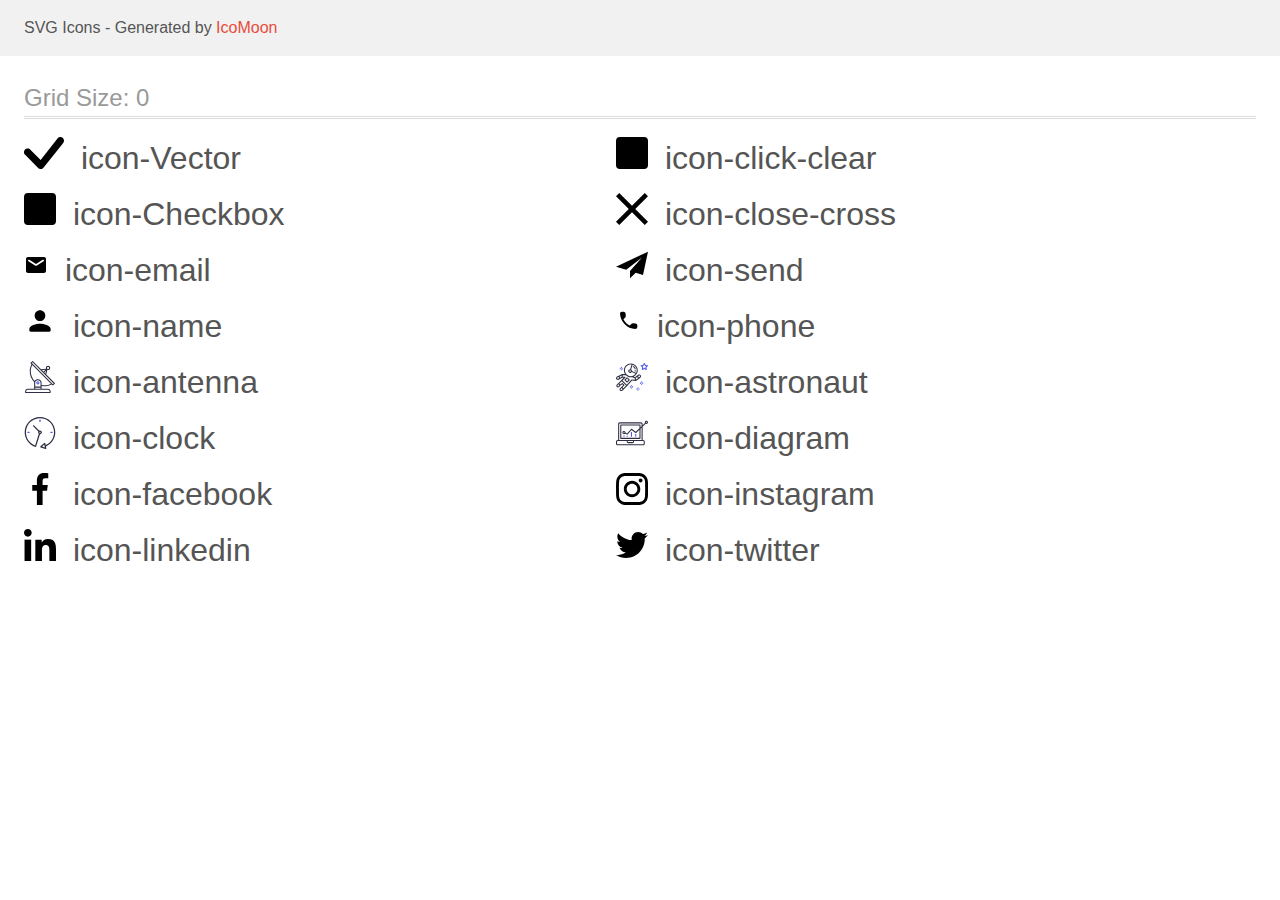
<file: images/icon/icomoon (2)/demo.html>
<!doctype html>
<html>
<head>
    <title>IcoMoon - SVG Icons</title>
    <meta charset="utf-8">
    <meta name="viewport" content="width=device-width, initial-scale=1">
    <link rel="stylesheet" href="demo-files/demo.css">
    <link rel="stylesheet" href="style.css">
</head>
<body>
<svg aria-hidden="true" style="position: absolute; width: 0; height: 0; overflow: hidden;" version="1.1" xmlns="http://www.w3.org/2000/svg" xmlns:xlink="http://www.w3.org/1999/xlink">
<defs>
<symbol id="icon-Vector" viewBox="0 0 40 32">
<path d="M33.782 1.020c0.691-0.662 1.611-1.027 2.565-1.020s1.869 0.387 2.55 1.059c0.681 0.672 1.076 1.584 1.101 2.543s-0.321 1.891-0.966 2.598l-19.578 24.617c-0.337 0.365-0.743 0.657-1.195 0.86s-0.939 0.312-1.434 0.322c-0.495 0.009-0.986-0.082-1.445-0.268s-0.876-0.463-1.226-0.815l-12.984-13.054c-0.362-0.339-0.652-0.747-0.853-1.201s-0.309-0.944-0.318-1.441 0.082-0.99 0.267-1.451c0.185-0.461 0.461-0.879 0.81-1.231s0.766-0.628 1.224-0.814 0.949-0.277 1.443-0.269c0.494 0.009 0.981 0.118 1.433 0.32s0.858 0.494 1.195 0.857l10.275 10.325 17.042-21.83c0.031-0.038 0.063-0.074 0.098-0.109h-0.005z"></path>
</symbol>
<symbol id="icon-click-clear" viewBox="0 0 32 32">
<path d="M4 1h24c1.657 0 3 1.343 3 3v24c0 1.657-1.343 3-3 3h-24c-1.657 0-3-1.343-3-3v-24c0-1.657 1.343-3 3-3z"></path>
<path stroke-linejoin="miter" stroke-linecap="butt" stroke-miterlimit="4" stroke-width="2" d="M4 1h24c1.657 0 3 1.343 3 3v24c0 1.657-1.343 3-3 3h-24c-1.657 0-3-1.343-3-3v-24c0-1.657 1.343-3 3-3z"></path>
<path d="M22.891 8.51c0.346-0.331 0.805-0.514 1.283-0.51s0.934 0.193 1.275 0.53c0.341 0.336 0.538 0.792 0.551 1.272s-0.161 0.945-0.483 1.299l-9.789 12.309c-0.168 0.182-0.371 0.328-0.597 0.43s-0.47 0.156-0.717 0.161c-0.247 0.005-0.493-0.041-0.723-0.134s-0.438-0.232-0.613-0.408l-6.492-6.527c-0.181-0.169-0.326-0.374-0.426-0.601s-0.155-0.472-0.159-0.72c-0.004-0.248 0.041-0.495 0.134-0.725s0.23-0.44 0.405-0.615c0.175-0.176 0.383-0.314 0.612-0.407s0.475-0.139 0.722-0.134c0.247 0.004 0.491 0.059 0.716 0.16s0.429 0.247 0.597 0.429l5.137 5.163 8.521-10.915c0.015-0.019 0.032-0.037 0.049-0.054h-0.002z"></path>
</symbol>
<symbol id="icon-Checkbox" viewBox="0 0 32 32">
<path stroke-linejoin="miter" stroke-linecap="butt" stroke-miterlimit="4" stroke-width="2" d="M4 1h24c1.657 0 3 1.343 3 3v24c0 1.657-1.343 3-3 3h-24c-1.657 0-3-1.343-3-3v-24c0-1.657 1.343-3 3-3z"></path>
</symbol>
<symbol id="icon-close-cross" viewBox="0 0 32 32">
<path d="M32 3.223l-3.223-3.223-12.777 12.777-12.777-12.777-3.223 3.223 12.777 12.777-12.777 12.777 3.223 3.223 12.777-12.777 12.777 12.777 3.223-3.223-12.777-12.777 12.777-12.777z"></path>
</symbol>
<symbol id="icon-email" viewBox="0 0 24 32">
<path d="M20 8h-16c-1.1 0-1.99 0.9-1.99 2l-0.010 12c0 1.1 0.9 2 2 2h16c1.1 0 2-0.9 2-2v-12c0-1.1-0.9-2-2-2zM19.6 12.25l-7.070 4.42c-0.32 0.2-0.74 0.2-1.060 0l-7.070-4.42c-0.25-0.16-0.4-0.43-0.4-0.72 0-0.67 0.73-1.070 1.3-0.72l6.7 4.19 6.7-4.19c0.57-0.35 1.3 0.050 1.3 0.72 0 0.29-0.15 0.56-0.4 0.72z"></path>
</symbol>
<symbol id="icon-send" viewBox="0 0 32 32">
<path d="M32 2.667l-32 15 10.227 3.156 15.773-12.323-11.998 13.488 0.010 0.003-0.012-0.003v7.345l5.735-5.576 7.265 2.242 5-23.333z"></path>
</symbol>
<symbol id="icon-name" viewBox="0 0 32 32">
<path d="M16 16c2.947 0 5.333-2.387 5.333-5.333s-2.387-5.333-5.333-5.333c-2.947 0-5.333 2.387-5.333 5.333s2.387 5.333 5.333 5.333zM16 18.667c-3.56 0-10.667 1.787-10.667 5.333v1.333c0 0.733 0.6 1.333 1.333 1.333h18.667c0.733 0 1.333-0.6 1.333-1.333v-1.333c0-3.547-7.107-5.333-10.667-5.333z"></path>
</symbol>
<symbol id="icon-phone" viewBox="0 0 24 32">
<path d="M19.635 18.487l-2.451-0.28c-0.589-0.067-1.167 0.135-1.582 0.55l-1.775 1.775c-2.731-1.389-4.969-3.618-6.359-6.359l1.785-1.785c0.415-0.415 0.618-0.994 0.55-1.582l-0.28-2.432c-0.116-0.975-0.936-1.708-1.92-1.708h-1.669c-1.090 0-1.997 0.907-1.93 1.997 0.511 8.24 7.102 14.821 15.332 15.332 1.090 0.068 1.997-0.839 1.997-1.93v-1.669c0.010-0.975-0.724-1.795-1.698-1.911z"></path>
</symbol>
<symbol id="icon-antenna" viewBox="0 0 32 32">
<path fill="#2e2f42" style="fill: var(--color1, #2e2f42)" d="M30.773 22.098l-8.443-8.505 0.937-4.615c0.242 0.094 0.499 0.144 0.758 0.146h0.006c1.192 0.014 2.17-0.941 2.184-2.133s-0.941-2.17-2.133-2.184c-1.192-0.014-2.17 0.941-2.184 2.133-0.003 0.255 0.039 0.509 0.125 0.749l-4.96 0.605-8.091-8.133c-0.099-0.101-0.235-0.159-0.377-0.16-0.14 0.001-0.274 0.056-0.373 0.155l-1.513 1.504c-0.208 0.208-0.208 0.546 0 0.754l0.814 0.826c-3.153 5.798-2.129 12.978 2.519 17.663 0.043 0.041 0.092 0.074 0.146 0.098-0.034 0.18-0.051 0.364-0.052 0.547v6.187h-6.4c-1.472 0.002-2.665 1.195-2.667 2.667v1.067c0 0.295 0.239 0.533 0.533 0.533h24.533c0.295 0 0.533-0.239 0.533-0.533v-1.067c-0.002-1.472-1.195-2.665-2.667-2.667h-6.4v-2.742c1.003 0.21 2.024 0.317 3.049 0.32 2.458-0.003 4.877-0.615 7.040-1.783l0.818 0.823c0.099 0.101 0.235 0.159 0.377 0.16 0.14-0.001 0.274-0.056 0.373-0.155l1.513-1.504c0.208-0.208 0.208-0.546 0-0.754zM23.28 6.233c0.418-0.415 1.093-0.414 1.509 0.004s0.414 1.093-0.004 1.508c-0.2 0.199-0.47 0.31-0.752 0.31h-0.003c-0.589-0.003-1.064-0.483-1.061-1.072 0.002-0.282 0.115-0.552 0.314-0.751h-0.002zM22.024 9.738l-0.598 2.946-1.175-1.182 1.774-1.763zM21.419 8.836l-1.92 1.909-1.485-1.493 3.405-0.415zM24.004 28.8c0.884 0 1.6 0.716 1.6 1.6v0.533h-23.467v-0.533c0-0.884 0.716-1.6 1.6-1.6h20.267zM16.537 26.667v1.067h-5.333v-1.067h5.333zM11.204 25.6v-4.053c0-1.294 1.196-2.347 2.667-2.347s2.667 1.053 2.667 2.347v4.053h-5.333zM17.604 23.904v-2.357c0-1.882-1.675-3.413-3.733-3.413-1.331-0.020-2.576 0.657-3.281 1.786-4.058-4.274-4.971-10.645-2.279-15.887l18.602 18.708c-2.872 1.461-6.165 1.873-9.309 1.163zM28.893 23.22l-21.057-21.181 0.755-0.752 7.935 7.98c0.004 0 0.006 0.007 0.010 0.010l13.115 13.191-0.757 0.752z"></path>
<path fill="#4d5ae5" style="fill: var(--color2, #4d5ae5)" d="M13.876 20.267h-0.005c-0.884-0.001-1.601 0.714-1.602 1.598s0.714 1.601 1.598 1.602h0.005c0.884 0.001 1.601-0.714 1.602-1.598s-0.714-1.601-1.598-1.602zM14.249 22.245c-0.1 0.1-0.236 0.156-0.378 0.155-0.295-0.002-0.532-0.242-0.531-0.536 0.001-0.141 0.057-0.276 0.157-0.375s0.233-0.154 0.373-0.155c0.295 0.002 0.532 0.242 0.531 0.536-0.001 0.141-0.057 0.276-0.157 0.375h0.005z"></path>
</symbol>
<symbol id="icon-astronaut" viewBox="0 0 32 32">
<path fill="#4d5ae5" style="fill: var(--color2, #4d5ae5)" d="M31.974 4.524c-0.063-0.193-0.229-0.333-0.43-0.363l-1.91-0.278-0.855-1.731c-0.179-0.365-0.777-0.365-0.956 0l-0.855 1.731-1.91 0.278c-0.201 0.029-0.367 0.17-0.431 0.363-0.062 0.193-0.011 0.405 0.135 0.547l1.383 1.348-0.326 1.903c-0.034 0.2 0.048 0.402 0.212 0.522 0.166 0.121 0.382 0.135 0.562 0.040l1.709-0.899 1.709 0.899c0.078 0.041 0.164 0.061 0.249 0.061 0.11 0 0.221-0.034 0.314-0.102 0.164-0.119 0.246-0.322 0.212-0.522l-0.326-1.903 1.383-1.348c0.145-0.142 0.197-0.354 0.135-0.547zM29.511 5.851c-0.125 0.122-0.183 0.299-0.153 0.472l0.191 1.114-1-0.526c-0.078-0.041-0.163-0.061-0.249-0.061s-0.17 0.020-0.249 0.061l-1.001 0.526 0.191-1.114c0.030-0.173-0.028-0.349-0.153-0.472l-0.81-0.789 1.119-0.163c0.174-0.025 0.324-0.134 0.402-0.292l0.5-1.013 0.5 1.013c0.078 0.157 0.228 0.267 0.402 0.292l1.119 0.163-0.809 0.789z"></path>
<path fill="#4d5ae5" style="fill: var(--color2, #4d5ae5)" d="M26.133 20.522h-1.067v1.067h1.067v-1.067z"></path>
<path fill="#4d5ae5" style="fill: var(--color2, #4d5ae5)" d="M26.133 22.656h-1.067v1.067h1.067v-1.067z"></path>
<path fill="#4d5ae5" style="fill: var(--color2, #4d5ae5)" d="M27.2 21.589h-1.067v1.067h1.067v-1.067z"></path>
<path fill="#4d5ae5" style="fill: var(--color2, #4d5ae5)" d="M25.067 21.589h-1.067v1.067h1.067v-1.067z"></path>
<path fill="#4d5ae5" style="fill: var(--color2, #4d5ae5)" d="M22.4 26.389h-1.067v1.067h1.067v-1.067z"></path>
<path fill="#4d5ae5" style="fill: var(--color2, #4d5ae5)" d="M22.4 28.522h-1.067v1.067h1.067v-1.067z"></path>
<path fill="#4d5ae5" style="fill: var(--color2, #4d5ae5)" d="M23.467 27.456h-1.067v1.067h1.067v-1.067z"></path>
<path fill="#4d5ae5" style="fill: var(--color2, #4d5ae5)" d="M21.333 27.456h-1.067v1.067h1.067v-1.067z"></path>
<path fill="#4d5ae5" style="fill: var(--color2, #4d5ae5)" d="M16 24.256h-1.067v1.067h1.067v-1.067z"></path>
<path fill="#4d5ae5" style="fill: var(--color2, #4d5ae5)" d="M16 26.389h-1.067v1.067h1.067v-1.067z"></path>
<path fill="#4d5ae5" style="fill: var(--color2, #4d5ae5)" d="M17.067 25.322h-1.067v1.067h1.067v-1.067z"></path>
<path fill="#4d5ae5" style="fill: var(--color2, #4d5ae5)" d="M14.933 25.322h-1.067v1.067h1.067v-1.067z"></path>
<path fill="#4d5ae5" style="fill: var(--color2, #4d5ae5)" d="M5.867 6.122h-1.067v1.067h1.067v-1.067z"></path>
<path fill="#4d5ae5" style="fill: var(--color2, #4d5ae5)" d="M5.867 8.255h-1.067v1.067h1.067v-1.067z"></path>
<path fill="#4d5ae5" style="fill: var(--color2, #4d5ae5)" d="M6.933 7.189h-1.067v1.067h1.067v-1.067z"></path>
<path fill="#4d5ae5" style="fill: var(--color2, #4d5ae5)" d="M4.8 7.189h-1.067v1.067h1.067v-1.067z"></path>
<path fill="#2e2f42" style="fill: var(--color1, #2e2f42)" d="M24.715 14.159c-0.287-0.388-0.709-0.637-1.188-0.705-0.481-0.068-0.956 0.058-1.34 0.352l-1.252 0.96-1.898 1.417-1.358-0.541c2.421-1.086 4.114-3.508 4.114-6.32 0-3.823-3.123-6.933-6.961-6.933s-6.961 3.11-6.961 6.933c0 1.386 0.414 2.674 1.12 3.758l-2.764-0.024c-0.002 0-0.003 0-0.005 0-0.009 0-0.015 0.004-0.023 0.005-0.053 0.002-0.105 0.013-0.155 0.031-0.013 0.005-0.026 0.008-0.038 0.013-0.006 0.003-0.013 0.003-0.019 0.006l-3.233 1.596c-0.001 0-0.001 0-0.001 0.001l-1.893 0.911c-0.021 0.009-0.042 0.021-0.063 0.035-0.755 0.502-1.012 1.489-0.598 2.295 0.22 0.429 0.595 0.745 1.056 0.889 0.178 0.055 0.359 0.083 0.539 0.083 0.29 0 0.577-0.071 0.839-0.211l1.388-0.738 2.264-1.169 1.357-0.008-5.442 5.416c-0.001 0.001-0.001 0.001-0.002 0.001l-1.339 1.333c-0.316 0.315-0.49 0.732-0.49 1.178s0.174 0.863 0.49 1.179c0.325 0.323 0.752 0.485 1.179 0.485s0.854-0.162 1.18-0.485l1.314-1.309 1.741-1.3 0.901 0.897-1.762 1.754c-0 0.001-0.001 0.001-0.002 0.001l-1.339 1.333c-0.316 0.315-0.49 0.732-0.49 1.178s0.174 0.863 0.49 1.179c0.325 0.323 0.753 0.485 1.18 0.485s0.855-0.162 1.18-0.485l3.482-3.467c0.001-0.001 0.001-0.001 0.001-0.002l1.010-1-0.004-0.004c0.006-0.006 0.015-0.009 0.022-0.015l5.166-5.658 3.471 0.494c0.025 0.004 0.050 0.005 0.075 0.005 0.065 0 0.127-0.015 0.187-0.038 0.018-0.006 0.033-0.015 0.050-0.023 0.019-0.010 0.039-0.015 0.058-0.027l3.213-2.133c0.012-0.008 0.018-0.021 0.029-0.029 0.013-0.010 0.029-0.014 0.041-0.026l1.271-1.191c0.662-0.62 0.753-1.635 0.212-2.362zM2.13 17.77c-0.173 0.093-0.37 0.111-0.558 0.052-0.187-0.058-0.338-0.186-0.427-0.358-0.161-0.314-0.068-0.695 0.214-0.902l1.314-0.632 0.449 1.313-0.992 0.527zM5.628 15.942l-1.548 0.8-0.439-1.283 2.027-1.001-0.040 1.484zM20.727 9.322c0 0.918-0.219 1.785-0.599 2.559l-4.181-1.899c-0.044-0.573-0.341-1.075-0.788-1.388l1.464-4.86c2.378 0.756 4.105 2.974 4.105 5.588zM8.938 9.322c0-3.235 2.644-5.867 5.894-5.867 0.253 0 0.5 0.021 0.745 0.052l-1.432 4.754c-0.019-0.001-0.037-0.006-0.057-0.006-1.033 0-1.873 0.837-1.873 1.867s0.84 1.867 1.873 1.867c0.694 0 1.294-0.383 1.618-0.945l3.862 1.755c-1.075 1.446-2.795 2.39-4.737 2.39-3.25 0-5.894-2.632-5.894-5.867zM14.894 10.122c0 0.441-0.362 0.8-0.806 0.8s-0.806-0.359-0.806-0.8c0-0.441 0.362-0.8 0.806-0.8s0.806 0.359 0.806 0.8zM2.465 25.146c-0.236 0.234-0.619 0.234-0.854 0.001-0.114-0.114-0.176-0.263-0.176-0.423s0.062-0.309 0.176-0.421l0.962-0.958 0.851 0.848-0.959 0.955zM5.679 28.88c-0.236 0.234-0.619 0.235-0.855 0.001-0.114-0.114-0.176-0.263-0.176-0.423s0.062-0.309 0.176-0.421l0.963-0.959 0.852 0.848-0.96 0.955zM9.16 25.411c-0.001 0-0.001 0-0.002 0.001l-1.765 1.76-0.852-0.848 1.763-1.755c0 0 0 0 0-0s0.001-0.001 0.002-0.001c0.040-0.040 0.065-0.088 0.090-0.135 0.007-0.014 0.020-0.026 0.026-0.040 0.017-0.041 0.019-0.085 0.026-0.129 0.003-0.025 0.014-0.047 0.014-0.073 0-0.036-0.013-0.070-0.020-0.106-0.006-0.032-0.006-0.065-0.019-0.095-0.020-0.050-0.055-0.094-0.091-0.138-0.010-0.012-0.014-0.027-0.025-0.038 0 0 0 0-0.001 0s-0.001-0.002-0.001-0.002l-1.607-1.6c-0.017-0.017-0.039-0.024-0.058-0.038-0.028-0.022-0.055-0.042-0.087-0.058-0.030-0.015-0.061-0.024-0.093-0.033-0.034-0.010-0.067-0.017-0.103-0.020-0.033-0.002-0.063 0.001-0.095 0.005-0.036 0.004-0.069 0.009-0.104 0.020-0.034 0.011-0.063 0.027-0.094 0.045-0.020 0.011-0.042 0.015-0.061 0.029l-1.773 1.324-0.901-0.897 2.399-2.386 4.361 4.289-0.928 0.919zM15.979 18.394c-0.015-0.002-0.030 0.004-0.045 0.003-0.039-0.002-0.076 0.001-0.115 0.007-0.030 0.005-0.059 0.011-0.088 0.021-0.034 0.012-0.065 0.028-0.097 0.047-0.030 0.018-0.057 0.037-0.083 0.061-0.013 0.011-0.028 0.017-0.040 0.029l-4.698 5.146-4.328-4.257 2.833-2.818c0.209-0.208 0.21-0.546 0.002-0.755-0.105-0.105-0.243-0.157-0.381-0.156v-0.001l-2.219 0.013 0.028-1.607 3.104 0.027c1.265 1.294 3.029 2.101 4.981 2.101 0.437 0 0.864-0.045 1.279-0.123 0.040 0.032 0.079 0.065 0.13 0.085l2.41 0.96 0.152 0.758 0.178 0.885-3.003-0.427zM20.020 18.572l-0.313-1.558 1.446-1.080 0.947 1.257-2.080 1.381zM23.774 15.741l-0.838 0.785-0.931-1.236 0.831-0.637c0.155-0.119 0.351-0.168 0.543-0.143 0.193 0.027 0.364 0.128 0.48 0.284 0.217 0.292 0.18 0.699-0.085 0.947z"></path>
<path fill="#2e2f42" style="fill: var(--color1, #2e2f42)" d="M13.602 18.544l-2.143-2.133c-0.207-0.207-0.545-0.207-0.753 0l-2.142 2.133c-0.1 0.101-0.157 0.236-0.157 0.378s0.056 0.278 0.157 0.378l2.142 2.133c0.104 0.103 0.241 0.155 0.377 0.155s0.273-0.052 0.376-0.155l2.143-2.133c0.1-0.1 0.157-0.236 0.157-0.378s-0.057-0.278-0.157-0.378zM11.083 20.303l-1.387-1.381 1.387-1.381 1.387 1.381-1.387 1.381z"></path>
<path fill="#2e2f42" style="fill: var(--color1, #2e2f42)" d="M17.164 5.071l-0.258 1.036c0.071 0.018 1.738 0.452 1.738 2.149h1.067c-0-2.017-1.666-2.965-2.547-3.185z"></path>
<path fill="#2e2f42" style="fill: var(--color1, #2e2f42)" d="M19.711 9.322h-1.067v1.067h1.067v-1.067z"></path>
</symbol>
<symbol id="icon-clock" viewBox="0 0 32 32">
<path fill="#2e2f42" style="fill: var(--color1, #2e2f42)" d="M31.297 15.301c-0.002-8.452-6.855-15.303-15.308-15.301s-15.303 6.855-15.301 15.308c0.001 6.658 4.307 12.551 10.649 14.576 0.061 0.019 0.124 0.029 0.187 0.029 0.121-0 0.239-0.032 0.342-0.094 0.135-0.080 0.236-0.207 0.283-0.356l3.865-12.25c1.057-0.005 1.909-0.866 1.903-1.923s-0.866-1.909-1.923-1.903c-0.284 0.001-0.565 0.067-0.82 0.191l-5.106-5.107c-0.253-0.245-0.657-0.238-0.902 0.016-0.239 0.247-0.239 0.639 0 0.886l5.103 5.109c-0.392 0.799-0.168 1.764 0.536 2.309l-3.683 11.673c-7.278-2.681-11.004-10.754-8.323-18.032s10.754-11.004 18.032-8.323c7.278 2.681 11.004 10.754 8.323 18.032-1.31 3.556-4.001 6.431-7.462 7.973l-0.398-1.874c-0.073-0.345-0.411-0.565-0.756-0.492-0.109 0.023-0.209 0.074-0.293 0.148l-3.837 3.426c-0.263 0.234-0.287 0.637-0.052 0.9 0.076 0.085 0.174 0.149 0.283 0.184l4.899 1.564c0.335 0.108 0.694-0.077 0.802-0.412 0.034-0.106 0.040-0.219 0.017-0.328l-0.391-1.839c5.664-2.388 9.342-7.942 9.329-14.089zM15.992 14.664c0.352 0 0.638 0.286 0.638 0.638s-0.286 0.638-0.638 0.638c-0.352 0-0.638-0.285-0.638-0.638s0.285-0.638 0.638-0.638zM18.093 29.528l2.184-1.948 0.603 2.84-2.787-0.892z"></path>
<path fill="#4d5ae5" style="fill: var(--color2, #4d5ae5)" d="M15.354 3.185v1.275c0 0.352 0.285 0.638 0.638 0.638s0.638-0.285 0.638-0.638v-1.275c0-0.352-0.286-0.638-0.638-0.638s-0.638 0.286-0.638 0.638z"></path>
<path fill="#4d5ae5" style="fill: var(--color2, #4d5ae5)" d="M3.876 14.664c-0.352 0-0.638 0.286-0.638 0.638s0.285 0.638 0.638 0.638h1.275c0.352 0 0.638-0.285 0.638-0.638s-0.285-0.638-0.638-0.638h-1.275z"></path>
<path fill="#4d5ae5" style="fill: var(--color2, #4d5ae5)" d="M28.108 15.939c0.352 0 0.638-0.285 0.638-0.638s-0.285-0.638-0.638-0.638h-1.275c-0.352 0-0.638 0.286-0.638 0.638s0.286 0.638 0.638 0.638h1.275z"></path>
</symbol>
<symbol id="icon-diagram" viewBox="0 0 32 32">
<path fill="#4d5ae5" style="fill: var(--color2, #4d5ae5)" d="M14.925 14.965h1.066v4.798h-1.066v-4.797z"></path>
<path fill="#4d5ae5" style="fill: var(--color2, #4d5ae5)" d="M19.19 17.097h1.066v2.665h-1.066v-2.665z"></path>
<path fill="#4d5ae5" style="fill: var(--color2, #4d5ae5)" d="M10.661 18.696h1.066v1.066h-1.066v-1.066z"></path>
<path fill="#4d5ae5" style="fill: var(--color2, #4d5ae5)" d="M7.463 18.163h1.066v1.599h-1.066v-1.599z"></path>
<path fill="#2e2f42" style="fill: var(--color1, #2e2f42)" d="M1.599 28.291h25.587c0.883 0 1.599-0.716 1.599-1.599v-2.132c0-0.883-0.716-1.599-1.599-1.599h-0.533v-13.293l3.028-2.868c0.703 0.346 1.553 0.136 2.013-0.499s0.396-1.508-0.152-2.068-1.42-0.644-2.065-0.198c-0.644 0.446-0.873 1.292-0.542 2.002l-2.281 2.163v-1.23c0-0.883-0.716-1.599-1.599-1.599h-21.322c-0.883 0-1.599 0.716-1.599 1.599v15.992h-0.533c-0.883 0-1.599 0.716-1.599 1.599v2.132c0 0.883 0.716 1.599 1.599 1.599zM30.384 4.837c0.294 0 0.533 0.239 0.533 0.533s-0.239 0.533-0.533 0.533c-0.294 0-0.533-0.239-0.533-0.533s0.239-0.533 0.533-0.533zM3.198 6.969c0-0.294 0.239-0.533 0.533-0.533h21.322c0.294 0 0.533 0.239 0.533 0.533v2.239l-1.066 1.013v-2.186c0-0.294-0.239-0.533-0.533-0.533h-19.19c-0.294 0-0.533 0.239-0.533 0.533v13.326c0 0.294 0.239 0.533 0.533 0.533h19.19c0.294 0 0.533-0.239 0.533-0.533v-9.674l1.066-1.010v12.284h-22.388v-15.992zM7.996 13.899c-0.721-0.002-1.354 0.478-1.546 1.174s0.105 1.433 0.725 1.801c0.62 0.368 1.41 0.276 1.928-0.226l1.853 0.93c0.215 0.108 0.476 0.057 0.636-0.123l3.939-4.431 3.872 2.901c0.208 0.156 0.498 0.139 0.686-0.039l3.365-3.188v8.131h-18.124v-12.26h18.124v2.66l-3.771 3.572-3.904-2.927c-0.222-0.166-0.534-0.135-0.718 0.072l-3.993 4.493-1.493-0.746c0.011-0.064 0.018-0.129 0.020-0.193 0-0.883-0.716-1.599-1.599-1.599zM8.529 15.498c0 0.294-0.239 0.533-0.533 0.533s-0.533-0.239-0.533-0.533c0-0.294 0.239-0.533 0.533-0.533s0.533 0.239 0.533 0.533zM11.727 24.027h5.331v0.533c0 0.294-0.239 0.533-0.533 0.533h-4.264c-0.294 0-0.533-0.239-0.533-0.533v-0.533zM1.066 24.56c0-0.294 0.239-0.533 0.533-0.533h9.062v0.533c0 0.883 0.716 1.599 1.599 1.599h4.264c0.883 0 1.599-0.716 1.599-1.599v-0.533h9.062c0.294 0 0.533 0.239 0.533 0.533v2.132c0 0.294-0.239 0.533-0.533 0.533h-25.587c-0.294 0-0.533-0.239-0.533-0.533v-2.132z"></path>
</symbol>
<symbol id="icon-facebook" viewBox="0 0 32 32">
<path d="M21.329 5.313h2.921v-5.088c-0.504-0.069-2.237-0.225-4.256-0.225-4.212 0-7.097 2.649-7.097 7.519v4.481h-4.648v5.688h4.648v14.312h5.699v-14.311h4.46l0.708-5.688h-5.169v-3.919c0.001-1.644 0.444-2.769 2.735-2.769z"></path>
</symbol>
<symbol id="icon-instagram" viewBox="0 0 32 32">
<path d="M31.969 9.408c-0.075-1.7-0.35-2.869-0.744-3.882-0.406-1.075-1.031-2.038-1.85-2.838-0.8-0.813-1.769-1.444-2.832-1.844-1.019-0.394-2.182-0.669-3.882-0.744-1.713-0.081-2.257-0.1-6.601-0.1s-4.888 0.019-6.595 0.094c-1.7 0.075-2.869 0.35-3.882 0.744-1.075 0.406-2.038 1.031-2.838 1.85-0.813 0.8-1.444 1.769-1.844 2.832-0.394 1.019-0.669 2.182-0.744 3.882-0.081 1.713-0.1 2.257-0.1 6.601s0.019 4.888 0.094 6.595c0.075 1.7 0.35 2.869 0.744 3.882 0.406 1.075 1.038 2.038 1.85 2.838 0.8 0.813 1.769 1.444 2.832 1.844 1.019 0.394 2.182 0.669 3.882 0.744 1.706 0.075 2.25 0.094 6.595 0.094s4.888-0.019 6.595-0.094c1.7-0.075 2.869-0.35 3.882-0.744 2.151-0.831 3.851-2.532 4.682-4.682 0.394-1.019 0.669-2.182 0.744-3.882 0.075-1.707 0.094-2.25 0.094-6.595s-0.006-4.888-0.081-6.595zM29.087 22.473c-0.069 1.563-0.331 2.407-0.55 2.969-0.538 1.394-1.644 2.5-3.038 3.038-0.563 0.219-1.413 0.481-2.969 0.55-1.688 0.075-2.194 0.094-6.464 0.094s-4.782-0.019-6.464-0.094c-1.563-0.069-2.407-0.331-2.969-0.55-0.694-0.256-1.325-0.663-1.838-1.194-0.531-0.519-0.938-1.144-1.194-1.838-0.219-0.563-0.481-1.413-0.55-2.969-0.075-1.688-0.094-2.194-0.094-6.464s0.019-4.782 0.094-6.464c0.069-1.563 0.331-2.407 0.55-2.969 0.256-0.694 0.663-1.325 1.2-1.838 0.519-0.531 1.144-0.938 1.838-1.194 0.563-0.219 1.413-0.481 2.969-0.55 1.688-0.075 2.194-0.094 6.464-0.094 4.276 0 4.782 0.019 6.464 0.094 1.563 0.069 2.407 0.331 2.969 0.55 0.694 0.256 1.325 0.662 1.838 1.194 0.531 0.519 0.938 1.144 1.194 1.838 0.219 0.563 0.481 1.413 0.55 2.969 0.075 1.688 0.094 2.194 0.094 6.464s-0.019 4.77-0.094 6.458z"></path>
<path d="M16.059 7.783c-4.538 0-8.22 3.682-8.22 8.22s3.682 8.22 8.22 8.22c4.539 0 8.22-3.682 8.22-8.22s-3.682-8.22-8.22-8.22zM16.059 21.335c-2.944 0-5.332-2.388-5.332-5.332s2.388-5.332 5.332-5.332c2.944 0 5.332 2.388 5.332 5.332s-2.388 5.332-5.332 5.332z"></path>
<path d="M26.524 7.458c0 1.060-0.859 1.919-1.919 1.919s-1.919-0.859-1.919-1.919c0-1.060 0.859-1.919 1.919-1.919s1.919 0.859 1.919 1.919z"></path>
</symbol>
<symbol id="icon-linkedin" viewBox="0 0 32 32">
<path d="M31.992 32v-0.001h0.008v-11.736c0-5.741-1.236-10.164-7.948-10.164-3.227 0-5.392 1.771-6.276 3.449h-0.093v-2.913h-6.364v21.364h6.627v-10.579c0-2.785 0.528-5.479 3.977-5.479 3.399 0 3.449 3.179 3.449 5.657v10.401h6.62z"></path>
<path d="M0.528 10.636h6.635v21.364h-6.635v-21.364z"></path>
<path d="M3.843-0c-2.121 0-3.843 1.721-3.843 3.843s1.721 3.879 3.843 3.879c2.121 0 3.843-1.757 3.843-3.879-0.001-2.121-1.723-3.843-3.843-3.843v0z"></path>
</symbol>
<symbol id="icon-twitter" viewBox="0 0 32 32">
<path d="M32 6.078c-1.19 0.522-2.458 0.868-3.78 1.036 1.36-0.812 2.398-2.088 2.886-3.626-1.268 0.756-2.668 1.29-4.16 1.588-1.204-1.282-2.92-2.076-4.792-2.076-3.632 0-6.556 2.948-6.556 6.562 0 0.52 0.044 1.020 0.152 1.496-5.454-0.266-10.28-2.88-13.522-6.862-0.566 0.982-0.898 2.106-0.898 3.316 0 2.272 1.17 4.286 2.914 5.452-1.054-0.020-2.088-0.326-2.964-0.808 0 0.020 0 0.046 0 0.072 0 3.188 2.274 5.836 5.256 6.446-0.534 0.146-1.116 0.216-1.72 0.216-0.42 0-0.844-0.024-1.242-0.112 0.85 2.598 3.262 4.508 6.13 4.57-2.232 1.746-5.066 2.798-8.134 2.798-0.538 0-1.054-0.024-1.57-0.090 2.906 1.874 6.35 2.944 10.064 2.944 12.072 0 18.672-10 18.672-18.668 0-0.29-0.010-0.57-0.024-0.848 1.302-0.924 2.396-2.078 3.288-3.406z"></path>
</symbol>
</defs>
</svg>

<header class="bgc1 clearfix">
<div class="mhl">
    <p>SVG Icons - Generated by <a href="https://icomoon.io/app">IcoMoon</a></p>
</div>
</header>
    <div class="clearfix mhl ptl">
        <h1 class="mvm mtn fgc1">Grid Size: 0</h1>
        <div class="glyph fs1">
            <div class="clearfix pbs">
                <svg class="icon icon-Vector"><use xlink:href="#icon-Vector"></use></svg><span class="name"> icon-Vector</span>
            </div>
        </div>
        <div class="glyph fs1">
            <div class="clearfix pbs">
                <svg class="icon icon-click-clear"><use xlink:href="#icon-click-clear"></use></svg><span class="name"> icon-click-clear</span>
            </div>
        </div>
        <div class="glyph fs1">
            <div class="clearfix pbs">
                <svg class="icon icon-Checkbox"><use xlink:href="#icon-Checkbox"></use></svg><span class="name"> icon-Checkbox</span>
            </div>
        </div>
        <div class="glyph fs1">
            <div class="clearfix pbs">
                <svg class="icon icon-close-cross"><use xlink:href="#icon-close-cross"></use></svg><span class="name"> icon-close-cross</span>
            </div>
        </div>
        <div class="glyph fs1">
            <div class="clearfix pbs">
                <svg class="icon icon-email"><use xlink:href="#icon-email"></use></svg><span class="name"> icon-email</span>
            </div>
        </div>
        <div class="glyph fs1">
            <div class="clearfix pbs">
                <svg class="icon icon-send"><use xlink:href="#icon-send"></use></svg><span class="name"> icon-send</span>
            </div>
        </div>
        <div class="glyph fs1">
            <div class="clearfix pbs">
                <svg class="icon icon-name"><use xlink:href="#icon-name"></use></svg><span class="name"> icon-name</span>
            </div>
        </div>
        <div class="glyph fs1">
            <div class="clearfix pbs">
                <svg class="icon icon-phone"><use xlink:href="#icon-phone"></use></svg><span class="name"> icon-phone</span>
            </div>
        </div>
        <div class="glyph fs1">
            <div class="clearfix pbs">
                <svg class="icon icon-antenna"><use xlink:href="#icon-antenna"></use></svg><span class="name"> icon-antenna</span>
            </div>
        </div>
        <div class="glyph fs1">
            <div class="clearfix pbs">
                <svg class="icon icon-astronaut"><use xlink:href="#icon-astronaut"></use></svg><span class="name"> icon-astronaut</span>
            </div>
        </div>
        <div class="glyph fs1">
            <div class="clearfix pbs">
                <svg class="icon icon-clock"><use xlink:href="#icon-clock"></use></svg><span class="name"> icon-clock</span>
            </div>
        </div>
        <div class="glyph fs1">
            <div class="clearfix pbs">
                <svg class="icon icon-diagram"><use xlink:href="#icon-diagram"></use></svg><span class="name"> icon-diagram</span>
            </div>
        </div>
        <div class="glyph fs1">
            <div class="clearfix pbs">
                <svg class="icon icon-facebook"><use xlink:href="#icon-facebook"></use></svg><span class="name"> icon-facebook</span>
            </div>
        </div>
        <div class="glyph fs1">
            <div class="clearfix pbs">
                <svg class="icon icon-instagram"><use xlink:href="#icon-instagram"></use></svg><span class="name"> icon-instagram</span>
            </div>
        </div>
        <div class="glyph fs1">
            <div class="clearfix pbs">
                <svg class="icon icon-linkedin"><use xlink:href="#icon-linkedin"></use></svg><span class="name"> icon-linkedin</span>
            </div>
        </div>
        <div class="glyph fs1">
            <div class="clearfix pbs">
                <svg class="icon icon-twitter"><use xlink:href="#icon-twitter"></use></svg><span class="name"> icon-twitter</span>
            </div>
        </div>
  </div>
<script defer src="svgxuse.js"></script>
</body>
</html>
</file>
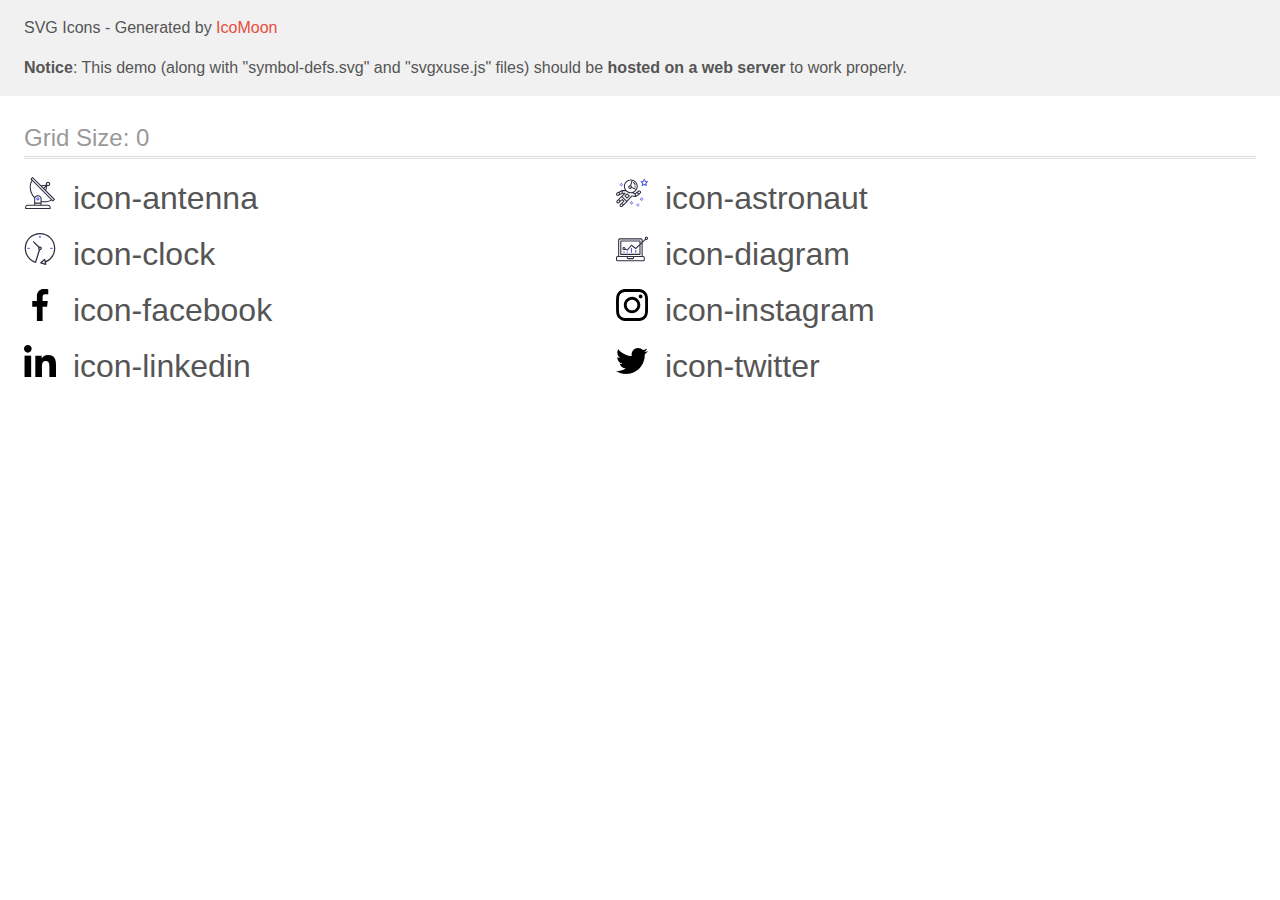
<file: images/icon/icomoon/demo-external-svg.html>
<!doctype html>
<html>
<head>
    <title>IcoMoon - SVG Icons</title>
    <meta charset="utf-8">
    <meta name="viewport" content="width=device-width, initial-scale=1">
    <link rel="stylesheet" href="demo-files/demo.css">
    <link rel="stylesheet" href="style.css">
</head>
<body>
<header class="bgc1 clearfix">
<div class="mhl">
    <p>SVG Icons - Generated by <a href="https://icomoon.io/app">IcoMoon</a></p><p><strong>Notice</strong>: This demo (along with "symbol-defs.svg" and "svgxuse.js" files) should be <b>hosted on a web server</b> to work properly.</p>
</div>
</header>
    <div class="clearfix mhl ptl">
        <h1 class="mvm mtn fgc1">Grid Size: 0</h1>
        <div class="glyph fs1">
            <div class="clearfix pbs">
                <svg class="icon icon-antenna"><use xlink:href="symbol-defs.svg#icon-antenna"></use></svg><span class="name"> icon-antenna</span>
            </div>
        </div>
        <div class="glyph fs1">
            <div class="clearfix pbs">
                <svg class="icon icon-astronaut"><use xlink:href="symbol-defs.svg#icon-astronaut"></use></svg><span class="name"> icon-astronaut</span>
            </div>
        </div>
        <div class="glyph fs1">
            <div class="clearfix pbs">
                <svg class="icon icon-clock"><use xlink:href="symbol-defs.svg#icon-clock"></use></svg><span class="name"> icon-clock</span>
            </div>
        </div>
        <div class="glyph fs1">
            <div class="clearfix pbs">
                <svg class="icon icon-diagram"><use xlink:href="symbol-defs.svg#icon-diagram"></use></svg><span class="name"> icon-diagram</span>
            </div>
        </div>
        <div class="glyph fs1">
            <div class="clearfix pbs">
                <svg class="icon icon-facebook"><use xlink:href="symbol-defs.svg#icon-facebook"></use></svg><span class="name"> icon-facebook</span>
            </div>
        </div>
        <div class="glyph fs1">
            <div class="clearfix pbs">
                <svg class="icon icon-instagram"><use xlink:href="symbol-defs.svg#icon-instagram"></use></svg><span class="name"> icon-instagram</span>
            </div>
        </div>
        <div class="glyph fs1">
            <div class="clearfix pbs">
                <svg class="icon icon-linkedin"><use xlink:href="symbol-defs.svg#icon-linkedin"></use></svg><span class="name"> icon-linkedin</span>
            </div>
        </div>
        <div class="glyph fs1">
            <div class="clearfix pbs">
                <svg class="icon icon-twitter"><use xlink:href="symbol-defs.svg#icon-twitter"></use></svg><span class="name"> icon-twitter</span>
            </div>
        </div>
  </div>
<script defer src="svgxuse.js"></script>
</body>
</html>
</file>
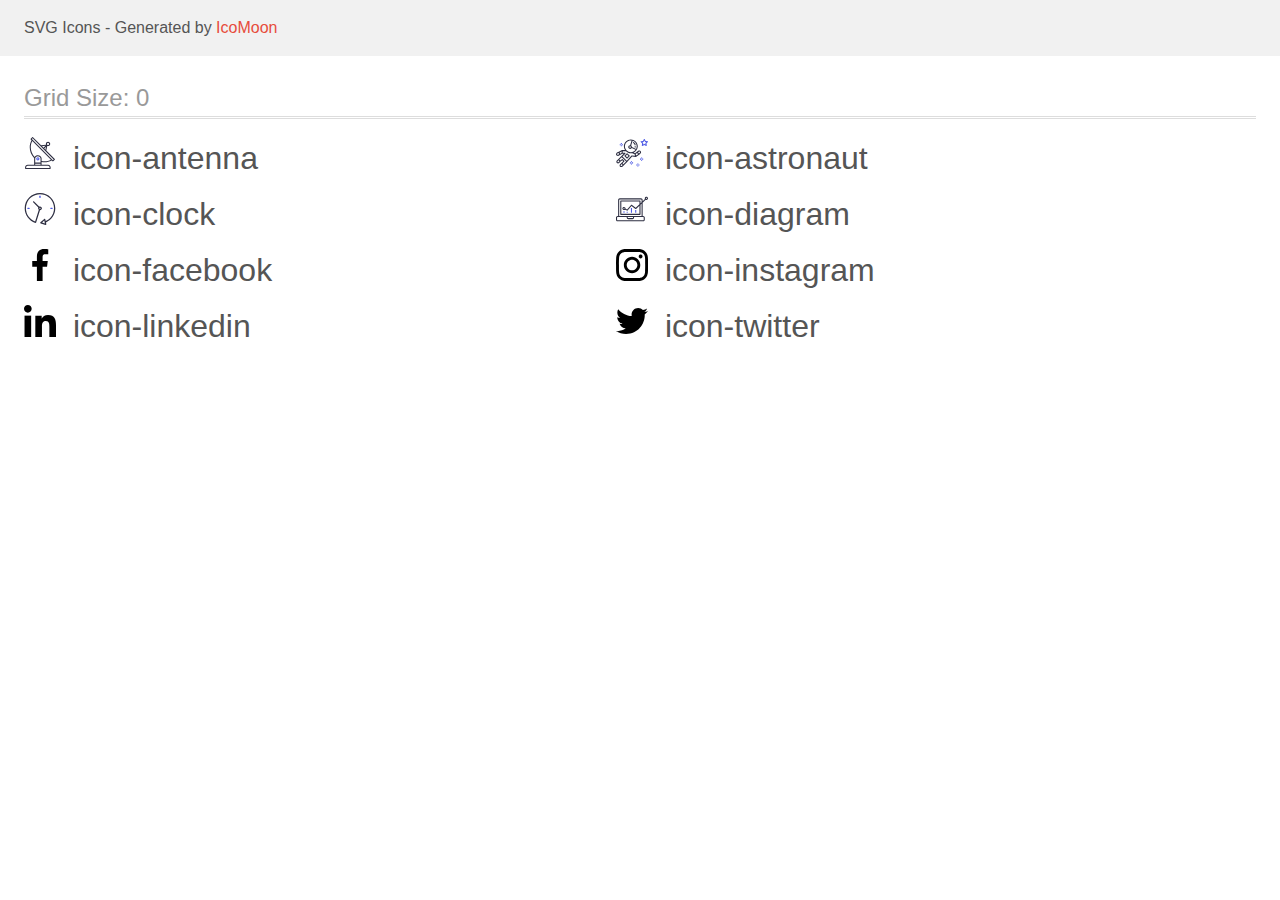
<file: images/icon/icomoon/demo.html>
<!doctype html>
<html>
<head>
    <title>IcoMoon - SVG Icons</title>
    <meta charset="utf-8">
    <meta name="viewport" content="width=device-width, initial-scale=1">
    <link rel="stylesheet" href="demo-files/demo.css">
    <link rel="stylesheet" href="style.css">
</head>
<body>
<svg aria-hidden="true" style="position: absolute; width: 0; height: 0; overflow: hidden;" version="1.1" xmlns="http://www.w3.org/2000/svg" xmlns:xlink="http://www.w3.org/1999/xlink">
<defs>
<symbol id="icon-antenna" viewBox="0 0 32 32">
<path fill="#2e2f42" style="fill: var(--color1, #2e2f42)" d="M30.773 22.098l-8.443-8.505 0.937-4.615c0.242 0.094 0.499 0.144 0.758 0.146h0.006c1.192 0.014 2.17-0.941 2.184-2.133s-0.941-2.17-2.133-2.184c-1.192-0.014-2.17 0.941-2.184 2.133-0.003 0.255 0.039 0.509 0.125 0.749l-4.96 0.605-8.091-8.133c-0.099-0.101-0.235-0.159-0.377-0.16-0.14 0.001-0.274 0.056-0.373 0.155l-1.513 1.504c-0.208 0.208-0.208 0.546 0 0.754l0.814 0.826c-3.153 5.798-2.129 12.978 2.519 17.663 0.043 0.041 0.092 0.074 0.146 0.098-0.034 0.18-0.051 0.364-0.052 0.547v6.187h-6.4c-1.472 0.002-2.665 1.195-2.667 2.667v1.067c0 0.295 0.239 0.533 0.533 0.533h24.533c0.295 0 0.533-0.239 0.533-0.533v-1.067c-0.002-1.472-1.195-2.665-2.667-2.667h-6.4v-2.742c1.003 0.21 2.024 0.317 3.049 0.32 2.458-0.003 4.877-0.615 7.040-1.783l0.818 0.823c0.099 0.101 0.235 0.159 0.377 0.16 0.14-0.001 0.274-0.056 0.373-0.155l1.513-1.504c0.208-0.208 0.208-0.546 0-0.754zM23.28 6.233c0.418-0.415 1.093-0.414 1.509 0.004s0.414 1.093-0.004 1.508c-0.2 0.199-0.47 0.31-0.752 0.31h-0.003c-0.589-0.003-1.064-0.483-1.061-1.072 0.002-0.282 0.115-0.552 0.314-0.751h-0.002zM22.024 9.738l-0.598 2.946-1.175-1.182 1.774-1.763zM21.419 8.836l-1.92 1.909-1.485-1.493 3.405-0.415zM24.004 28.8c0.884 0 1.6 0.716 1.6 1.6v0.533h-23.467v-0.533c0-0.884 0.716-1.6 1.6-1.6h20.267zM16.537 26.667v1.067h-5.333v-1.067h5.333zM11.204 25.6v-4.053c0-1.294 1.196-2.347 2.667-2.347s2.667 1.053 2.667 2.347v4.053h-5.333zM17.604 23.904v-2.357c0-1.882-1.675-3.413-3.733-3.413-1.331-0.020-2.576 0.657-3.281 1.786-4.058-4.274-4.971-10.645-2.279-15.887l18.602 18.708c-2.872 1.461-6.165 1.873-9.309 1.163zM28.893 23.22l-21.057-21.181 0.755-0.752 7.935 7.98c0.004 0 0.006 0.007 0.010 0.010l13.115 13.191-0.757 0.752z"></path>
<path fill="#4d5ae5" style="fill: var(--color2, #4d5ae5)" d="M13.876 20.267h-0.005c-0.884-0.001-1.601 0.714-1.602 1.598s0.714 1.601 1.598 1.602h0.005c0.884 0.001 1.601-0.714 1.602-1.598s-0.714-1.601-1.598-1.602zM14.249 22.245c-0.1 0.1-0.236 0.156-0.378 0.155-0.295-0.002-0.532-0.242-0.531-0.536 0.001-0.141 0.057-0.276 0.157-0.375s0.233-0.154 0.373-0.155c0.295 0.002 0.532 0.242 0.531 0.536-0.001 0.141-0.057 0.276-0.157 0.375h0.005z"></path>
</symbol>
<symbol id="icon-astronaut" viewBox="0 0 32 32">
<path fill="#4d5ae5" style="fill: var(--color2, #4d5ae5)" d="M31.974 4.524c-0.063-0.193-0.229-0.333-0.43-0.363l-1.91-0.278-0.855-1.731c-0.179-0.365-0.777-0.365-0.956 0l-0.855 1.731-1.91 0.278c-0.201 0.029-0.367 0.17-0.431 0.363-0.062 0.193-0.011 0.405 0.135 0.547l1.383 1.348-0.326 1.903c-0.034 0.2 0.048 0.402 0.212 0.522 0.166 0.121 0.382 0.135 0.562 0.040l1.709-0.899 1.709 0.899c0.078 0.041 0.164 0.061 0.249 0.061 0.11 0 0.221-0.034 0.314-0.102 0.164-0.119 0.246-0.322 0.212-0.522l-0.326-1.903 1.383-1.348c0.145-0.142 0.197-0.354 0.135-0.547zM29.511 5.851c-0.125 0.122-0.183 0.299-0.153 0.472l0.191 1.114-1-0.526c-0.078-0.041-0.163-0.061-0.249-0.061s-0.17 0.020-0.249 0.061l-1.001 0.526 0.191-1.114c0.030-0.173-0.028-0.349-0.153-0.472l-0.81-0.789 1.119-0.163c0.174-0.025 0.324-0.134 0.402-0.292l0.5-1.013 0.5 1.013c0.078 0.157 0.228 0.267 0.402 0.292l1.119 0.163-0.809 0.789z"></path>
<path fill="#4d5ae5" style="fill: var(--color2, #4d5ae5)" d="M26.133 20.522h-1.067v1.067h1.067v-1.067z"></path>
<path fill="#4d5ae5" style="fill: var(--color2, #4d5ae5)" d="M26.133 22.656h-1.067v1.067h1.067v-1.067z"></path>
<path fill="#4d5ae5" style="fill: var(--color2, #4d5ae5)" d="M27.2 21.589h-1.067v1.067h1.067v-1.067z"></path>
<path fill="#4d5ae5" style="fill: var(--color2, #4d5ae5)" d="M25.067 21.589h-1.067v1.067h1.067v-1.067z"></path>
<path fill="#4d5ae5" style="fill: var(--color2, #4d5ae5)" d="M22.4 26.389h-1.067v1.067h1.067v-1.067z"></path>
<path fill="#4d5ae5" style="fill: var(--color2, #4d5ae5)" d="M22.4 28.522h-1.067v1.067h1.067v-1.067z"></path>
<path fill="#4d5ae5" style="fill: var(--color2, #4d5ae5)" d="M23.467 27.456h-1.067v1.067h1.067v-1.067z"></path>
<path fill="#4d5ae5" style="fill: var(--color2, #4d5ae5)" d="M21.333 27.456h-1.067v1.067h1.067v-1.067z"></path>
<path fill="#4d5ae5" style="fill: var(--color2, #4d5ae5)" d="M16 24.256h-1.067v1.067h1.067v-1.067z"></path>
<path fill="#4d5ae5" style="fill: var(--color2, #4d5ae5)" d="M16 26.389h-1.067v1.067h1.067v-1.067z"></path>
<path fill="#4d5ae5" style="fill: var(--color2, #4d5ae5)" d="M17.067 25.322h-1.067v1.067h1.067v-1.067z"></path>
<path fill="#4d5ae5" style="fill: var(--color2, #4d5ae5)" d="M14.933 25.322h-1.067v1.067h1.067v-1.067z"></path>
<path fill="#4d5ae5" style="fill: var(--color2, #4d5ae5)" d="M5.867 6.122h-1.067v1.067h1.067v-1.067z"></path>
<path fill="#4d5ae5" style="fill: var(--color2, #4d5ae5)" d="M5.867 8.255h-1.067v1.067h1.067v-1.067z"></path>
<path fill="#4d5ae5" style="fill: var(--color2, #4d5ae5)" d="M6.933 7.189h-1.067v1.067h1.067v-1.067z"></path>
<path fill="#4d5ae5" style="fill: var(--color2, #4d5ae5)" d="M4.8 7.189h-1.067v1.067h1.067v-1.067z"></path>
<path fill="#2e2f42" style="fill: var(--color1, #2e2f42)" d="M24.715 14.159c-0.287-0.388-0.709-0.637-1.188-0.705-0.481-0.068-0.956 0.058-1.34 0.352l-1.252 0.96-1.898 1.417-1.358-0.541c2.421-1.086 4.114-3.508 4.114-6.32 0-3.823-3.123-6.933-6.961-6.933s-6.961 3.11-6.961 6.933c0 1.386 0.414 2.674 1.12 3.758l-2.764-0.024c-0.002 0-0.003 0-0.005 0-0.009 0-0.015 0.004-0.023 0.005-0.053 0.002-0.105 0.013-0.155 0.031-0.013 0.005-0.026 0.008-0.038 0.013-0.006 0.003-0.013 0.003-0.019 0.006l-3.233 1.596c-0.001 0-0.001 0-0.001 0.001l-1.893 0.911c-0.021 0.009-0.042 0.021-0.063 0.035-0.755 0.502-1.012 1.489-0.598 2.295 0.22 0.429 0.595 0.745 1.056 0.889 0.178 0.055 0.359 0.083 0.539 0.083 0.29 0 0.577-0.071 0.839-0.211l1.388-0.738 2.264-1.169 1.357-0.008-5.442 5.416c-0.001 0.001-0.001 0.001-0.002 0.001l-1.339 1.333c-0.316 0.315-0.49 0.732-0.49 1.178s0.174 0.863 0.49 1.179c0.325 0.323 0.752 0.485 1.179 0.485s0.854-0.162 1.18-0.485l1.314-1.309 1.741-1.3 0.901 0.897-1.762 1.754c-0 0.001-0.001 0.001-0.002 0.001l-1.339 1.333c-0.316 0.315-0.49 0.732-0.49 1.178s0.174 0.863 0.49 1.179c0.325 0.323 0.753 0.485 1.18 0.485s0.855-0.162 1.18-0.485l3.482-3.467c0.001-0.001 0.001-0.001 0.001-0.002l1.010-1-0.004-0.004c0.006-0.006 0.015-0.009 0.022-0.015l5.166-5.658 3.471 0.494c0.025 0.004 0.050 0.005 0.075 0.005 0.065 0 0.127-0.015 0.187-0.038 0.018-0.006 0.033-0.015 0.050-0.023 0.019-0.010 0.039-0.015 0.058-0.027l3.213-2.133c0.012-0.008 0.018-0.021 0.029-0.029 0.013-0.010 0.029-0.014 0.041-0.026l1.271-1.191c0.662-0.62 0.753-1.635 0.212-2.362zM2.13 17.77c-0.173 0.093-0.37 0.111-0.558 0.052-0.187-0.058-0.338-0.186-0.427-0.358-0.161-0.314-0.068-0.695 0.214-0.902l1.314-0.632 0.449 1.313-0.992 0.527zM5.628 15.942l-1.548 0.8-0.439-1.283 2.027-1.001-0.040 1.484zM20.727 9.322c0 0.918-0.219 1.785-0.599 2.559l-4.181-1.899c-0.044-0.573-0.341-1.075-0.788-1.388l1.464-4.86c2.378 0.756 4.105 2.974 4.105 5.588zM8.938 9.322c0-3.235 2.644-5.867 5.894-5.867 0.253 0 0.5 0.021 0.745 0.052l-1.432 4.754c-0.019-0.001-0.037-0.006-0.057-0.006-1.033 0-1.873 0.837-1.873 1.867s0.84 1.867 1.873 1.867c0.694 0 1.294-0.383 1.618-0.945l3.862 1.755c-1.075 1.446-2.795 2.39-4.737 2.39-3.25 0-5.894-2.632-5.894-5.867zM14.894 10.122c0 0.441-0.362 0.8-0.806 0.8s-0.806-0.359-0.806-0.8c0-0.441 0.362-0.8 0.806-0.8s0.806 0.359 0.806 0.8zM2.465 25.146c-0.236 0.234-0.619 0.234-0.854 0.001-0.114-0.114-0.176-0.263-0.176-0.423s0.062-0.309 0.176-0.421l0.962-0.958 0.851 0.848-0.959 0.955zM5.679 28.88c-0.236 0.234-0.619 0.235-0.855 0.001-0.114-0.114-0.176-0.263-0.176-0.423s0.062-0.309 0.176-0.421l0.963-0.959 0.852 0.848-0.96 0.955zM9.16 25.411c-0.001 0-0.001 0-0.002 0.001l-1.765 1.76-0.852-0.848 1.763-1.755c0 0 0 0 0-0s0.001-0.001 0.002-0.001c0.040-0.040 0.065-0.088 0.090-0.135 0.007-0.014 0.020-0.026 0.026-0.040 0.017-0.041 0.019-0.085 0.026-0.129 0.003-0.025 0.014-0.047 0.014-0.073 0-0.036-0.013-0.070-0.020-0.106-0.006-0.032-0.006-0.065-0.019-0.095-0.020-0.050-0.055-0.094-0.091-0.138-0.010-0.012-0.014-0.027-0.025-0.038 0 0 0 0-0.001 0s-0.001-0.002-0.001-0.002l-1.607-1.6c-0.017-0.017-0.039-0.024-0.058-0.038-0.028-0.022-0.055-0.042-0.087-0.058-0.030-0.015-0.061-0.024-0.093-0.033-0.034-0.010-0.067-0.017-0.103-0.020-0.033-0.002-0.063 0.001-0.095 0.005-0.036 0.004-0.069 0.009-0.104 0.020-0.034 0.011-0.063 0.027-0.094 0.045-0.020 0.011-0.042 0.015-0.061 0.029l-1.773 1.324-0.901-0.897 2.399-2.386 4.361 4.289-0.928 0.919zM15.979 18.394c-0.015-0.002-0.030 0.004-0.045 0.003-0.039-0.002-0.076 0.001-0.115 0.007-0.030 0.005-0.059 0.011-0.088 0.021-0.034 0.012-0.065 0.028-0.097 0.047-0.030 0.018-0.057 0.037-0.083 0.061-0.013 0.011-0.028 0.017-0.040 0.029l-4.698 5.146-4.328-4.257 2.833-2.818c0.209-0.208 0.21-0.546 0.002-0.755-0.105-0.105-0.243-0.157-0.381-0.156v-0.001l-2.219 0.013 0.028-1.607 3.104 0.027c1.265 1.294 3.029 2.101 4.981 2.101 0.437 0 0.864-0.045 1.279-0.123 0.040 0.032 0.079 0.065 0.13 0.085l2.41 0.96 0.152 0.758 0.178 0.885-3.003-0.427zM20.020 18.572l-0.313-1.558 1.446-1.080 0.947 1.257-2.080 1.381zM23.774 15.741l-0.838 0.785-0.931-1.236 0.831-0.637c0.155-0.119 0.351-0.168 0.543-0.143 0.193 0.027 0.364 0.128 0.48 0.284 0.217 0.292 0.18 0.699-0.085 0.947z"></path>
<path fill="#2e2f42" style="fill: var(--color1, #2e2f42)" d="M13.602 18.544l-2.143-2.133c-0.207-0.207-0.545-0.207-0.753 0l-2.142 2.133c-0.1 0.101-0.157 0.236-0.157 0.378s0.056 0.278 0.157 0.378l2.142 2.133c0.104 0.103 0.241 0.155 0.377 0.155s0.273-0.052 0.376-0.155l2.143-2.133c0.1-0.1 0.157-0.236 0.157-0.378s-0.057-0.278-0.157-0.378zM11.083 20.303l-1.387-1.381 1.387-1.381 1.387 1.381-1.387 1.381z"></path>
<path fill="#2e2f42" style="fill: var(--color1, #2e2f42)" d="M17.164 5.071l-0.258 1.036c0.071 0.018 1.738 0.452 1.738 2.149h1.067c-0-2.017-1.666-2.965-2.547-3.185z"></path>
<path fill="#2e2f42" style="fill: var(--color1, #2e2f42)" d="M19.711 9.322h-1.067v1.067h1.067v-1.067z"></path>
</symbol>
<symbol id="icon-clock" viewBox="0 0 32 32">
<path fill="#2e2f42" style="fill: var(--color1, #2e2f42)" d="M31.297 15.301c-0.002-8.452-6.855-15.303-15.308-15.301s-15.303 6.855-15.301 15.308c0.001 6.658 4.307 12.551 10.649 14.576 0.061 0.019 0.124 0.029 0.187 0.029 0.121-0 0.239-0.032 0.342-0.094 0.135-0.080 0.236-0.207 0.283-0.356l3.865-12.25c1.057-0.005 1.909-0.866 1.903-1.923s-0.866-1.909-1.923-1.903c-0.284 0.001-0.565 0.067-0.82 0.191l-5.106-5.107c-0.253-0.245-0.657-0.238-0.902 0.016-0.239 0.247-0.239 0.639 0 0.886l5.103 5.109c-0.392 0.799-0.168 1.764 0.536 2.309l-3.683 11.673c-7.278-2.681-11.004-10.754-8.323-18.032s10.754-11.004 18.032-8.323c7.278 2.681 11.004 10.754 8.323 18.032-1.31 3.556-4.001 6.431-7.462 7.973l-0.398-1.874c-0.073-0.345-0.411-0.565-0.756-0.492-0.109 0.023-0.209 0.074-0.293 0.148l-3.837 3.426c-0.263 0.234-0.287 0.637-0.052 0.9 0.076 0.085 0.174 0.149 0.283 0.184l4.899 1.564c0.335 0.108 0.694-0.077 0.802-0.412 0.034-0.106 0.040-0.219 0.017-0.328l-0.391-1.839c5.664-2.388 9.342-7.942 9.329-14.089zM15.992 14.664c0.352 0 0.638 0.286 0.638 0.638s-0.286 0.638-0.638 0.638c-0.352 0-0.638-0.285-0.638-0.638s0.285-0.638 0.638-0.638zM18.093 29.528l2.184-1.948 0.603 2.84-2.787-0.892z"></path>
<path fill="#4d5ae5" style="fill: var(--color2, #4d5ae5)" d="M15.354 3.185v1.275c0 0.352 0.285 0.638 0.638 0.638s0.638-0.285 0.638-0.638v-1.275c0-0.352-0.286-0.638-0.638-0.638s-0.638 0.286-0.638 0.638z"></path>
<path fill="#4d5ae5" style="fill: var(--color2, #4d5ae5)" d="M3.876 14.664c-0.352 0-0.638 0.286-0.638 0.638s0.285 0.638 0.638 0.638h1.275c0.352 0 0.638-0.285 0.638-0.638s-0.285-0.638-0.638-0.638h-1.275z"></path>
<path fill="#4d5ae5" style="fill: var(--color2, #4d5ae5)" d="M28.108 15.939c0.352 0 0.638-0.285 0.638-0.638s-0.285-0.638-0.638-0.638h-1.275c-0.352 0-0.638 0.286-0.638 0.638s0.286 0.638 0.638 0.638h1.275z"></path>
</symbol>
<symbol id="icon-diagram" viewBox="0 0 32 32">
<path fill="#4d5ae5" style="fill: var(--color2, #4d5ae5)" d="M14.925 14.965h1.066v4.798h-1.066v-4.797z"></path>
<path fill="#4d5ae5" style="fill: var(--color2, #4d5ae5)" d="M19.19 17.097h1.066v2.665h-1.066v-2.665z"></path>
<path fill="#4d5ae5" style="fill: var(--color2, #4d5ae5)" d="M10.661 18.696h1.066v1.066h-1.066v-1.066z"></path>
<path fill="#4d5ae5" style="fill: var(--color2, #4d5ae5)" d="M7.463 18.163h1.066v1.599h-1.066v-1.599z"></path>
<path fill="#2e2f42" style="fill: var(--color1, #2e2f42)" d="M1.599 28.291h25.587c0.883 0 1.599-0.716 1.599-1.599v-2.132c0-0.883-0.716-1.599-1.599-1.599h-0.533v-13.293l3.028-2.868c0.703 0.346 1.553 0.136 2.013-0.499s0.396-1.508-0.152-2.068-1.42-0.644-2.065-0.198c-0.644 0.446-0.873 1.292-0.542 2.002l-2.281 2.163v-1.23c0-0.883-0.716-1.599-1.599-1.599h-21.322c-0.883 0-1.599 0.716-1.599 1.599v15.992h-0.533c-0.883 0-1.599 0.716-1.599 1.599v2.132c0 0.883 0.716 1.599 1.599 1.599zM30.384 4.837c0.294 0 0.533 0.239 0.533 0.533s-0.239 0.533-0.533 0.533c-0.294 0-0.533-0.239-0.533-0.533s0.239-0.533 0.533-0.533zM3.198 6.969c0-0.294 0.239-0.533 0.533-0.533h21.322c0.294 0 0.533 0.239 0.533 0.533v2.239l-1.066 1.013v-2.186c0-0.294-0.239-0.533-0.533-0.533h-19.19c-0.294 0-0.533 0.239-0.533 0.533v13.326c0 0.294 0.239 0.533 0.533 0.533h19.19c0.294 0 0.533-0.239 0.533-0.533v-9.674l1.066-1.010v12.284h-22.388v-15.992zM7.996 13.899c-0.721-0.002-1.354 0.478-1.546 1.174s0.105 1.433 0.725 1.801c0.62 0.368 1.41 0.276 1.928-0.226l1.853 0.93c0.215 0.108 0.476 0.057 0.636-0.123l3.939-4.431 3.872 2.901c0.208 0.156 0.498 0.139 0.686-0.039l3.365-3.188v8.131h-18.124v-12.26h18.124v2.66l-3.771 3.572-3.904-2.927c-0.222-0.166-0.534-0.135-0.718 0.072l-3.993 4.493-1.493-0.746c0.011-0.064 0.018-0.129 0.020-0.193 0-0.883-0.716-1.599-1.599-1.599zM8.529 15.498c0 0.294-0.239 0.533-0.533 0.533s-0.533-0.239-0.533-0.533c0-0.294 0.239-0.533 0.533-0.533s0.533 0.239 0.533 0.533zM11.727 24.027h5.331v0.533c0 0.294-0.239 0.533-0.533 0.533h-4.264c-0.294 0-0.533-0.239-0.533-0.533v-0.533zM1.066 24.56c0-0.294 0.239-0.533 0.533-0.533h9.062v0.533c0 0.883 0.716 1.599 1.599 1.599h4.264c0.883 0 1.599-0.716 1.599-1.599v-0.533h9.062c0.294 0 0.533 0.239 0.533 0.533v2.132c0 0.294-0.239 0.533-0.533 0.533h-25.587c-0.294 0-0.533-0.239-0.533-0.533v-2.132z"></path>
</symbol>
<symbol id="icon-facebook" viewBox="0 0 32 32">
<path d="M21.329 5.313h2.921v-5.088c-0.504-0.069-2.237-0.225-4.256-0.225-4.212 0-7.097 2.649-7.097 7.519v4.481h-4.648v5.688h4.648v14.312h5.699v-14.311h4.46l0.708-5.688h-5.169v-3.919c0.001-1.644 0.444-2.769 2.735-2.769z"></path>
</symbol>
<symbol id="icon-instagram" viewBox="0 0 32 32">
<path d="M31.969 9.408c-0.075-1.7-0.35-2.869-0.744-3.882-0.406-1.075-1.031-2.038-1.85-2.838-0.8-0.813-1.769-1.444-2.832-1.844-1.019-0.394-2.182-0.669-3.882-0.744-1.713-0.081-2.257-0.1-6.601-0.1s-4.888 0.019-6.595 0.094c-1.7 0.075-2.869 0.35-3.882 0.744-1.075 0.406-2.038 1.031-2.838 1.85-0.813 0.8-1.444 1.769-1.844 2.832-0.394 1.019-0.669 2.182-0.744 3.882-0.081 1.713-0.1 2.257-0.1 6.601s0.019 4.888 0.094 6.595c0.075 1.7 0.35 2.869 0.744 3.882 0.406 1.075 1.038 2.038 1.85 2.838 0.8 0.813 1.769 1.444 2.832 1.844 1.019 0.394 2.182 0.669 3.882 0.744 1.706 0.075 2.25 0.094 6.595 0.094s4.888-0.019 6.595-0.094c1.7-0.075 2.869-0.35 3.882-0.744 2.151-0.831 3.851-2.532 4.682-4.682 0.394-1.019 0.669-2.182 0.744-3.882 0.075-1.707 0.094-2.25 0.094-6.595s-0.006-4.888-0.081-6.595zM29.087 22.473c-0.069 1.563-0.331 2.407-0.55 2.969-0.538 1.394-1.644 2.5-3.038 3.038-0.563 0.219-1.413 0.481-2.969 0.55-1.688 0.075-2.194 0.094-6.464 0.094s-4.782-0.019-6.464-0.094c-1.563-0.069-2.407-0.331-2.969-0.55-0.694-0.256-1.325-0.663-1.838-1.194-0.531-0.519-0.938-1.144-1.194-1.838-0.219-0.563-0.481-1.413-0.55-2.969-0.075-1.688-0.094-2.194-0.094-6.464s0.019-4.782 0.094-6.464c0.069-1.563 0.331-2.407 0.55-2.969 0.256-0.694 0.663-1.325 1.2-1.838 0.519-0.531 1.144-0.938 1.838-1.194 0.563-0.219 1.413-0.481 2.969-0.55 1.688-0.075 2.194-0.094 6.464-0.094 4.276 0 4.782 0.019 6.464 0.094 1.563 0.069 2.407 0.331 2.969 0.55 0.694 0.256 1.325 0.662 1.838 1.194 0.531 0.519 0.938 1.144 1.194 1.838 0.219 0.563 0.481 1.413 0.55 2.969 0.075 1.688 0.094 2.194 0.094 6.464s-0.019 4.77-0.094 6.458z"></path>
<path d="M16.059 7.783c-4.538 0-8.22 3.682-8.22 8.22s3.682 8.22 8.22 8.22c4.539 0 8.22-3.682 8.22-8.22s-3.682-8.22-8.22-8.22zM16.059 21.335c-2.944 0-5.332-2.388-5.332-5.332s2.388-5.332 5.332-5.332c2.944 0 5.332 2.388 5.332 5.332s-2.388 5.332-5.332 5.332z"></path>
<path d="M26.524 7.458c0 1.060-0.859 1.919-1.919 1.919s-1.919-0.859-1.919-1.919c0-1.060 0.859-1.919 1.919-1.919s1.919 0.859 1.919 1.919z"></path>
</symbol>
<symbol id="icon-linkedin" viewBox="0 0 32 32">
<path d="M31.992 32v-0.001h0.008v-11.736c0-5.741-1.236-10.164-7.948-10.164-3.227 0-5.392 1.771-6.276 3.449h-0.093v-2.913h-6.364v21.364h6.627v-10.579c0-2.785 0.528-5.479 3.977-5.479 3.399 0 3.449 3.179 3.449 5.657v10.401h6.62z"></path>
<path d="M0.528 10.636h6.635v21.364h-6.635v-21.364z"></path>
<path d="M3.843-0c-2.121 0-3.843 1.721-3.843 3.843s1.721 3.879 3.843 3.879c2.121 0 3.843-1.757 3.843-3.879-0.001-2.121-1.723-3.843-3.843-3.843v0z"></path>
</symbol>
<symbol id="icon-twitter" viewBox="0 0 32 32">
<path d="M32 6.078c-1.19 0.522-2.458 0.868-3.78 1.036 1.36-0.812 2.398-2.088 2.886-3.626-1.268 0.756-2.668 1.29-4.16 1.588-1.204-1.282-2.92-2.076-4.792-2.076-3.632 0-6.556 2.948-6.556 6.562 0 0.52 0.044 1.020 0.152 1.496-5.454-0.266-10.28-2.88-13.522-6.862-0.566 0.982-0.898 2.106-0.898 3.316 0 2.272 1.17 4.286 2.914 5.452-1.054-0.020-2.088-0.326-2.964-0.808 0 0.020 0 0.046 0 0.072 0 3.188 2.274 5.836 5.256 6.446-0.534 0.146-1.116 0.216-1.72 0.216-0.42 0-0.844-0.024-1.242-0.112 0.85 2.598 3.262 4.508 6.13 4.57-2.232 1.746-5.066 2.798-8.134 2.798-0.538 0-1.054-0.024-1.57-0.090 2.906 1.874 6.35 2.944 10.064 2.944 12.072 0 18.672-10 18.672-18.668 0-0.29-0.010-0.57-0.024-0.848 1.302-0.924 2.396-2.078 3.288-3.406z"></path>
</symbol>
</defs>
</svg>

<header class="bgc1 clearfix">
<div class="mhl">
    <p>SVG Icons - Generated by <a href="https://icomoon.io/app">IcoMoon</a></p>
</div>
</header>
    <div class="clearfix mhl ptl">
        <h1 class="mvm mtn fgc1">Grid Size: 0</h1>
        <div class="glyph fs1">
            <div class="clearfix pbs">
                <svg class="icon icon-antenna"><use xlink:href="#icon-antenna"></use></svg><span class="name"> icon-antenna</span>
            </div>
        </div>
        <div class="glyph fs1">
            <div class="clearfix pbs">
                <svg class="icon icon-astronaut"><use xlink:href="#icon-astronaut"></use></svg><span class="name"> icon-astronaut</span>
            </div>
        </div>
        <div class="glyph fs1">
            <div class="clearfix pbs">
                <svg class="icon icon-clock"><use xlink:href="#icon-clock"></use></svg><span class="name"> icon-clock</span>
            </div>
        </div>
        <div class="glyph fs1">
            <div class="clearfix pbs">
                <svg class="icon icon-diagram"><use xlink:href="#icon-diagram"></use></svg><span class="name"> icon-diagram</span>
            </div>
        </div>
        <div class="glyph fs1">
            <div class="clearfix pbs">
                <svg class="icon icon-facebook"><use xlink:href="#icon-facebook"></use></svg><span class="name"> icon-facebook</span>
            </div>
        </div>
        <div class="glyph fs1">
            <div class="clearfix pbs">
                <svg class="icon icon-instagram"><use xlink:href="#icon-instagram"></use></svg><span class="name"> icon-instagram</span>
            </div>
        </div>
        <div class="glyph fs1">
            <div class="clearfix pbs">
                <svg class="icon icon-linkedin"><use xlink:href="#icon-linkedin"></use></svg><span class="name"> icon-linkedin</span>
            </div>
        </div>
        <div class="glyph fs1">
            <div class="clearfix pbs">
                <svg class="icon icon-twitter"><use xlink:href="#icon-twitter"></use></svg><span class="name"> icon-twitter</span>
            </div>
        </div>
  </div>
<script defer src="svgxuse.js"></script>
</body>
</html>
</file>
<file: css/styles.css>
body {
  font-family: "Roboto", sans-serif;
  color: #434455;
  background-color: #fff;
  line-height: 1.5;
  letter-spacing: 0.02em;
}
main {
  flex-grow: 1;
}
ul,
ol {
  list-style-type: none;
  margin: 0;
  padding-left: 0;
}
a {
  text-decoration: none;
}
h1,
h2,
h3 {
  margin: 0;
}

img {
  display: block;
  max-width: 100%;
  height: auto;
}
p {
  margin: 0;
}

.container {
  max-width: 320px;
  padding-left: 16px;
  padding-right: 16px;
  margin-left: auto;
  margin-right: auto;
}

@media screen and (min-width: 768px) {
  .container {
    max-width: 768px;
  }
}

@media screen and (min-width: 1158px) {
  .container {
    max-width: 1158px;
    padding-left: 15px;
    padding-right: 15px;
  }
}

.visually-hidden {
  position: absolute;
  width: 1px;
  height: 1px;
  margin: -1px;
  border: 0;
  padding: 0;
  white-space: nowrap;
  clip-path: inset(100%);
  clip: rect(0 0 0 0);
  overflow: hidden;
}

/* logo  */

.logo {
  font-family: "Raleway", sans-serif;
  text-transform: uppercase;
  font-weight: 700;
  font-size: 18px;
  line-height: 1.17;
  letter-spacing: 0.03em;
  color: #4d5ae5;
  margin-right: 149px;
}
.nav .logo-studio {
  color: #2e2f42;
}

/* button */

.button {
  background-color: #4d5ae5;
  color: #ffffff;
  font-weight: 500;
  line-height: 1.5;
  letter-spacing: 0.04em;
  cursor: pointer;
  display: inline-flex;
  padding: 16px 32px;
  align-items: flex-start;
  gap: 10px;
  border-radius: 4px;
  box-shadow: 0px 4px 4px 0px rgba(0, 0, 0, 0.15);
  display: block;
  min-width: 169px;
  height: 56px;
  border: none;
  transition: background-color 250ms cubic-bezier(0.4, 0, 0.2, 1);
}
.button:hover,
.button:focus {
  background-color: #404bbf;
}

/* header */
.button-burger {
  background-color: transparent;
  border: none;
}
.nav-list {
  display: none;
  /* padding-top: 17.5px;
  padding-bottom: 17.5px; */
}
.nav {
  padding-top: 17.5px;
  padding-bottom: 17.5px;
}

.contacts-list {
  display: none;
}
.header-container {
  display: flex;
  justify-content: center;
  align-items: center;
  /* padding: 17.5px 0 17.5px 0; */
  flex-shrink: 0;
}

.header {
  box-shadow: 0px 1px 6px 0px rgba(46, 47, 66, 0.08),
    0px 1px 1px 0px rgba(46, 47, 66, 0.16),
    0px 2px 1px 0px rgba(46, 47, 66, 0.08);
  border-bottom: 1px solid #e7e9fc;
}

@media screen and (min-width: 768px) {
  .button-burger {
    display: none;
  }
  .nav-list {
    display: inline-flex;
    align-items: flex-start;
    gap: 40px;
  }
  .nav {
    padding-top: 0;
    padding-bottom: 0;
    /* padding: 0; */
  }
  .navigation {
    color: #2e2f42;
    font-weight: 500;
    display: flex;
    padding: 24px 0 24px 0;
    position: relative;
    transition: color 250ms cubic-bezier(0.4, 0, 0.2, 1);
  }
  .container .nav {
    display: flex;
    align-items: center;
    margin-right: 121px;
  }

  .navigation:hover,
  .navigation:focus,
  .navigation:active {
    color: #404bbf;
  }
  .navigation::after {
    content: "";
    position: absolute;
    left: 0;
    bottom: -1px;
    opacity: 0;
    width: 100%;
    height: 4px;

    transition: transform 250ms linear;
    transform: scaleX(0);
    background-color: #404bbf;
    border-radius: 2px;
  }

  .navigation.current {
    color: #404bbf;
  }
  .navigation:hover::after,
  .navigation:focus::after,
  .navigation.current:after {
    opacity: 1;
    transform: scaleX(1);
  }

  .logo {
    margin-right: 120px;
  }

  .contacts {
    /* display: inline-flex; */
  }

  .contacts-list {
    display: flex;
    flex-direction: column;
    /* justify-content: center;
    align-items: center; */
    flex-shrink: 0;
    font-style: normal;
    gap: 10px;
  }
  .contacts-link {
    color: #434455;
    font-size: 12px;
    transition: color 250ms cubic-bezier(0.4, 0, 0.2, 1);
  }
  .contacts-link:hover,
  .contacts-link:focus,
  .contacts-link:active {
    color: #404bbf;
  }
}
@media screen and (min-width: 1158px) {
  .header-container {
    /* padding-left: 16px;
    padding-right: 16px; */
  }
  .contacts-list {
    flex-direction: row;
    gap: 40px;
  }
  .logo {
    margin-right: 76px;
  }
  .contacts-list {
    display: flex;
  }
  .contacts-link {
    font-size: 16px;
  }
  .container .nav {
    margin-right: 332px;
  }
}

/* section-one  */

.section-one {
  min-width: 320px;
  background-color: #2e2f42;
  background-image: linear-gradient(
      to bottom,
      rgba(46, 47, 66, 0.7),
      rgba(46, 47, 66, 0.7)
    ),
    url(../images/section-one-background-mob.jpg);
  background-repeat: no-repeat;
  background-position: center;
  background-size: cover;
  padding: 72px 0;
  margin: 0 auto;
  margin-bottom: 96px;
}

.section-one .container {
  display: flex;
  flex-direction: column;
  align-items: center;
  justify-content: center;
  /* width: 100%;
  height: 100%;
  top: 0;
  left: 0;
  margin: auto; */
}
.title-one {
  color: #ffffff;
  font-size: 36px;
  line-height: 1.11;
  font-weight: 700;
  letter-spacing: 0.02em;
  max-width: 215px;
  display: inline-block;
  text-align: center;
  margin-bottom: 72px;
}
@media screen and (min-width: 320px) and (min-resolution: 192dpi) {
  .section-one {
    background-image: linear-gradient(
        to bottom,
        rgba(46, 47, 66, 0.7),
        rgba(46, 47, 66, 0.7)
      ),
      url(../images/section-one-background-mob@2x.jpg);
  }
}
@media screen and (min-width: 768px) {
  .section-one {
    background-image: linear-gradient(
        to bottom,
        rgba(46, 47, 66, 0.7),
        rgba(46, 47, 66, 0.7)
      ),
      url(../images/section-one-background-tab.jpg);
    padding: 112px 0;
    margin-bottom: 96px;
  }
  .title-one {
    font-size: 56px;
    line-height: 1.07;
    margin-bottom: 36px;
    max-width: 496px;
  }
}

@media screen and (min-width: 768px) and (min-resolution: 192dpi) {
  .section-one {
    background-image: linear-gradient(
        to bottom,
        rgba(46, 47, 66, 0.7),
        rgba(46, 47, 66, 0.7)
      ),
      url(../images/section-one-background-tab@2x.jpg);
  }
}

@media screen and (min-width: 1158px) {
  .section-one {
    max-width: 1440px;
    background-image: linear-gradient(
        to bottom,
        rgba(46, 47, 66, 0.7),
        rgba(46, 47, 66, 0.7)
      ),
      url(../images/section-one-background-desk.jpg);
    padding: 188px 0;

    margin-bottom: 120px;
  }
  .title-one {
    margin-bottom: 48px;
  }
}
@media screen and (min-width: 1158px) and (min-resolution: 192dpi) {
  .section-one {
    background-image: linear-gradient(
        to bottom,
        rgba(46, 47, 66, 0.7),
        rgba(46, 47, 66, 0.7)
      ),
      url(../images/section-one-background-desk@2x.jpg);
  }
}

/* section-two  */
.section-two {
  margin-bottom: 96px;
}
.title-three {
  color: #2e2f42;
  font-weight: 700;
  font-size: 36px;
  line-height: 1.2;
  text-align: center;
  text-transform: capitalize;
  letter-spacing: 0.02em;
}

.section-two-content {
  display: flex;
  flex-direction: column;
}

.section-two-content p {
  font-weight: 500;
}
.section-two .title-three {
  margin-bottom: 8px;
}
.section-two-list {
  display: flex;
  gap: 24px;
  row-gap: 72px;
  flex-direction: row;
  flex-wrap: wrap;
  justify-content: center;
  align-items: center;
}
.section-two-border-icon {
  display: none;
}

@media screen and (min-width: 768px) {
  .section-two-content {
    width: calc((100% - 24px) / 2);
  }
  .section-two .title-three {
    margin-bottom: 8px;
    text-align: left;
  }
}
@media screen and (min-width: 1158px) {
  .section-two-content {
    flex-basis: calc((100% - 72px) / 4);
  }

  .section-two-border-icon {
    position: relative;
    width: 264px;
    height: 112px;
    flex-shrink: 0;
    border-radius: 4px;
    border: 1px solid #8e8f99;
    background: #f4f4fd;
    margin-bottom: 8px;
    display: flex;
    align-items: center;
    justify-content: center;
  }
  .section-two-icon {
    position: absolute;
    top: 50%;
    left: 50%;
    transform: translate(-50%, -50%);
  }
  .title-three {
    font-weight: 500;
    font-size: 20px;
  }
  .section-two-content p {
    font-weight: 400;
  }
  .section-two {
    margin-bottom: 120px;
  }
}

/* section-three  */

.section-three {
  padding: 96px 0 96px 0;
  background-color: #f4f4fd;
}

.section-three .title-two {
  margin-bottom: 72px;
}
.section-three .title-three {
  margin-bottom: 8px;
}
.section-three-content {
  display: flex;
  width: 232px;
  flex-direction: column;
  justify-content: center;
  align-items: center;
  padding: 32px 0;
}
.section-three-list {
  display: flex;
  flex-wrap: wrap;
  list-style: none;
  gap: 24px;
  row-gap: 72px;
  align-items: center;
  justify-content: center;
}
.section-three-text {
  text-align: center;
  margin-bottom: 8px;
}
.section-three-item {
  background-color: #ffffff;
  display: flex;
  padding-bottom: 0px;
  flex-direction: column;
  justify-content: center;
  align-items: center;
  border-radius: 0px 0px 4px 4px;
  box-shadow: 0px 2px 1px 0px rgba(46, 47, 66, 0.08),
    0px 1px 1px 0px rgba(46, 47, 66, 0.16),
    0px 1px 6px 0px rgba(46, 47, 66, 0.08);
}
.section-three-icon-list {
  display: flex;
  justify-content: center;
  align-items: center;
  gap: 24px;
}
.section-three-icon-link {
  width: 100%;
  height: 100%;
  background-color: #4d5ae5;
  border-radius: 50%;
  display: flex;
  justify-content: center;
  align-items: center;
  transition: background-color 250ms cubic-bezier(0.4, 0, 0.2, 1);
}
.section-three-icon-link:hover,
.section-three-icon-link:focus {
  background-color: #404bbf;
}
.section-three-icon-item {
  width: 40px;
  height: 40px;
  flex-shrink: 0;
}
.section-three-icon {
  fill: #f4f4fd;
}

.title-two {
  color: #2e2f42;
  font-weight: 700;
  font-size: 36px;
  line-height: 1.11;
  text-align: center;
  text-transform: capitalize;
  letter-spacing: 0.02em;
}

.section-three .title-three {
  font-weight: 500;
  font-size: 20px;
}

@media screen and (min-width: 768px) {
  .section-three-list {
    row-gap: 64px;
  }

  .section-three-item {
    max-width: 264px;
    width: calc((100% - 24px) / 2);
  }
}

@media screen and (min-width: 1158px) {
  .section-three-item {
    flex-basis: calc((100% - 72px) / 4);
  }
  .section-three {
    padding: 120px 0 120px 0;
  }
}

/* section-four  */

.section-four {
  padding: 96px 0 96px 0;
}

.section-four .title-two {
  margin-bottom: 72px;
}

.section-four .title-three {
  margin-bottom: 8px;
  font-weight: 500;
  font-size: 20px;
}

.section-four-content {
  display: flex;
  flex-direction: column;
  justify-content: center;
  align-items: flex-start;
  align-self: stretch;
  border: 1px solid #e7e9fc;
  border-top: none;
  padding: 32px 16px;
}

.section-four-list {
  display: flex;
  flex-wrap: wrap;
  list-style: none;
  row-gap: 48px;
  gap: 48px;
  justify-content: center;
  align-items: center;
}

.section-four-item {
  display: flex;
  padding-bottom: 0px;
  flex-direction: column;
  width: 288px;
  flex-shrink: 0;
  transition: box-shadow 250ms cubic-bezier(0.4, 0, 0.2, 1);
}

.overlay-box {
  position: relative;
  overflow: hidden;
}

.overlay-text {
  position: absolute;
  top: 0;
  font-size: 16px;
  line-height: 1.5;
  letter-spacing: 0.02em;
  color: #f4f4fd;
  background-color: #4d5ae5;
  padding: 40px 32px;
  width: 100%;
  height: 100%;
  transform: translateY(100%);
  transition: transform 250ms cubic-bezier(0.4, 0, 0.2, 1);
}

.section-four-item:hover {
  box-shadow: 0px 2px 1px 0px rgba(46, 47, 66, 0.08),
    0px 1px 1px 0px rgba(46, 47, 66, 0.16),
    0px 1px 6px 0px rgba(46, 47, 66, 0.08);
}
.section-four-item:hover p {
  transform: translateY(0%);
}

@media screen and (min-width: 768px) {
  .section-four-list {
    gap: 24px;
    row-gap: 72px;
  }
  .section-four-item {
    width: calc((100% - 24px) / 2);
  }
}

@media screen and (min-width: 1158px) {
  .section-four-item {
    width: calc((100% - 48px) / 3);
  }
  .section-four-list {
    row-gap: 48px;
  }
  .section-four {
    padding: 120px 0 120px 0;
  }
}

/* footer  */

.footer-logo {
  display: block;
  margin-bottom: 16px;
  font-family: "Raleway", sans-serif;
  text-transform: uppercase;
  font-weight: 700;
  font-size: 18px;
  line-height: 1.17;
  letter-spacing: 0.03em;
  color: #4d5ae5;
}
.footer .logo-studio {
  color: #f4f4fd;
}
.footer-text {
  color: #f4f4fd;
  text-align: left;
}

.footer {
  padding: 96px 0;
  background: #2e2f42;
}

.footer .footer-icon-list {
  display: flex;
  gap: 16px;
  justify-content: center;
  margin-bottom: 72px;
}
.footer-icon-item {
  width: 40px;
  height: 40px;
}
.footer-icon-link {
  display: flex;
  align-items: center;
  justify-content: center;
  width: 100%;
  height: 100%;
  background-color: #4d5ae5;
  border-radius: 50%;
  transition: background-color 250ms cubic-bezier(0.4, 0, 0.2, 1);
}

.footer-icon-link:hover,
.footer-icon-link:focus {
  background-color: #31d0aa;
}
.footer-icon {
  fill: #f4f4fd;
}
.footer-social-text {
  margin-bottom: 16px;
  font-weight: 500;
  color: #fff;
}

.footer-form {
  display: flex;
  flex-wrap: wrap;
  gap: 16px 24px;
  justify-content: center;
}

.footer-form-label {
  width: 100%;
}
.footer-form-text {
  margin-bottom: 16px;
  font-weight: 500;
  font-size: 16px;
  line-height: 1.5;
  letter-spacing: 0.02em;
  color: #ffffff;
}
.footer-form-input {
  width: 100%;
  height: 40px;
  padding: 8px 16px;
  border: 1px solid #ffffff;
  background-color: transparent;
  font-size: 12px;
  line-height: 2;
  letter-spacing: 0.04em;
  padding-left: 16px;
  box-shadow: 0px 4px 4px rgba(0, 0, 0, 0.15);
  border-radius: 4px;
  color: #ffffff;
}

.footer-form-input::placeholder {
  color: #fff;
}
.footer-form-button {
  padding: 8px 24px;
  text-align: center;
  min-width: 165px;
  height: 40px;
  display: flex;
  justify-content: center;
  align-items: center;
  font-family: "Roboto", sans-serif;
  font-size: 16px;
  font-weight: 500;
  line-height: 1.5;
  letter-spacing: 0.04em;
  color: #ffffff;
  cursor: pointer;
  background-color: #4d5ae5;
  border: none;
  border-radius: 4px;
  gap: 15px;
}
.footer-button-icon {
  fill: #fff;
}

@media screen and (min-width: 768px) and (max-width: 1157px) {
  .container-footer {
    padding: 0 108px;
  }
}
@media screen and (min-width: 768px) {
  .container-footer {
    display: flex;
    flex-wrap: wrap;
    gap: 72px 24px;
    text-align: left;
  }
  .footer-logo-p {
    max-width: 264px;
    /* margin-bottom: 0px; */
  }
  .footer-form-box {
    max-width: 453px;
    width: 100%;
  }
  .footer-form-label {
    max-width: 264px;
  }
  .footer .footer-icon-list {
    margin-bottom: 0px;
  }
}

@media screen and (max-width: 767px) {
  .footer {
    text-align: center;
  }
  .footer-logo-p {
    margin-bottom: 72px;
  }
}

@media screen and (min-width: 1158px) {
  /* .footer {
    padding: 100px 0;
  } */
  .container-footer {
    gap: 0;
    flex-wrap: nowrap;
    padding: 0px 16px;
  }
  .footer-logo-p {
    margin-right: 120px;
  }
  .footer-social-box {
    margin-right: 80px;
  }
}

/* backdrop  */
.backdrop {
  position: fixed;
  top: 0;
  left: 0;
  opacity: 0;
  width: 100%;
  height: 100%;
  visibility: hidden;
  background-color: rgba(46, 47, 66, 0.4);
  pointer-events: none;
  transition: opacity 250ms cubic-bezier(0.4, 0, 0.2, 1),
    visibility 250ms cubic-bezier(0.4, 0, 0.2, 1);
}
.backdrop.is-open {
  visibility: visible;
  opacity: 1;
  pointer-events: auto;
}

.modal-form {
  position: absolute;
  top: 50%;
  left: 50%;
  width: 288px;
  min-height: 584px;
  transform: translate(-50%, -50%) scale(1);
  border-radius: 4px;
  background: #fcfcfc;
  box-shadow: 0px 1px 1px rgba(0, 0, 0, 0.14), 0px 1px 3px rgba(0, 0, 0, 0.12),
    0px 2px 1px rgba(0, 0, 0, 0.2);
  transition: transform 250ms cubic-bezier(0.4, 0, 0.2, 1);
  padding: 72px 16px 24px 16px;
}

.form-close-button {
  position: absolute;
  top: 24px;
  right: 24px;
  width: 24px;
  height: 24px;
  background-color: #e7e9fc;
  border: 1px solid rgba(0, 0, 0, 0.1);
  border-radius: 50%;
  display: flex;
  align-items: center;
  justify-content: center;
  padding: 0;
  cursor: pointer;
  transition: background-color 250ms cubic-bezier(0.4, 0, 0.2, 1),
    border 250ms cubic-bezier(0.4, 0, 0.2, 1);
}

.form-close-button:hover,
.form-close-button:focus {
  background-color: #404bbf;
  border: none;
  fill: #ffffff;
}
.form-close-button-icon {
  transition: fill 250ms cubic-bezier(0.4, 0, 0.2, 1);
}

.form-title {
  font-weight: 500;
  font-size: 16px;
  line-height: 1.5;
  letter-spacing: 0.02em;
  color: #2e2f42;
  text-align: center;
  margin-bottom: 16px;
}

.form-input-field {
  margin-bottom: 8px;
}

.form-label {
  font-size: 12px;
  line-height: 1.17;
  letter-spacing: 0.04em;
  margin-bottom: 4px;
  display: block;
  color: #8e8f99;
}
.form-input-box {
  position: relative;
}

.form-input {
  width: 100%;
  height: 40px;
  border: 1px solid rgba(46, 47, 66, 0.4);
  border-radius: 4px;
  background-color: transparent;
  padding-left: 38px;
  outline: transparent;
  transition: border-color 250ms cubic-bezier(0.4, 0, 0.2, 1);
}
.form-input:focus {
  border-color: #4d5ae5;
}

.form-icon {
  position: absolute;
  left: 16px;
  top: 50%;
  transform: translateY(-50%);
  transition: fill 250ms cubic-bezier(0.4, 0, 0.2, 1);
}

.form-input:focus + .form-icon {
  fill: #4d5ae5;
}
.form-input-field-text {
  margin-bottom: 16px;
}

.form-input-text {
  width: 100%;
  height: 120px;
  font-size: 12px;
  line-height: 1.17;
  letter-spacing: 0.04em;
  color: rgba(46, 47, 66, 0.4);
  border: 1px solid rgba(46, 47, 66, 0.4);
  border-radius: 4px;
  background-color: transparent;
  padding: 8px 16px;
  outline: transparent;
  resize: none;
  transition: border-color 250ms cubic-bezier(0.4, 0, 0.2, 1);
}

.form-input-text:focus {
  border-color: #4d5ae5;
}

.form-input-field-checkbox {
  display: block;

  margin-bottom: 24px;
}

.form-label-checkbox {
  font-size: 12px;
  line-height: 1.17;
  letter-spacing: 0.04em;
  color: #8e8f99;
  margin-right: 8px;
}

.checkbox-icon-box {
  display: inline-flex;
  align-items: center;
  justify-content: center;
  width: 16px;
  height: 16px;
  border: 1px solid rgba(46, 47, 66, 0.4);
  border-radius: 2px;
  fill: transparent;
  transition: background-color 250ms cubic-bezier(0.4, 0, 0.2, 1),
    border 250ms cubic-bezier(0.4, 0, 0.2, 1),
    fill 250ms cubic-bezier(0.4, 0, 0.2, 1);
  margin-right: 8px;
}

.form-input-checkbox.visually-hidden:checked
  + .form-label-checkbox
  > .checkbox-icon-box {
  background-color: #404bbf;
  border: none;
  fill: #f4f4fd;
}

.label-checkbox-link {
  color: #4d5ae5;
  text-decoration: underline;
}

.form-send-button {
  display: block;
  text-align: center;
  font-family: "Roboto", sans-serif;
  font-weight: 500;
  color: #ffffff;
  line-height: 1.5;
  font-size: 16px;
  letter-spacing: 0.04em;
  min-width: 169px;
  height: 56px;
  margin: auto;
  border-radius: 4px;
  background: #4d5ae5;
  box-shadow: 0px 4px 4px 0px rgba(0, 0, 0, 0.15);
  padding: 16px 32px;
  cursor: pointer;
  transition: background-color 250ms cubic-bezier(0.4, 0, 0.2, 1);
  border: none;
}

@media screen and (min-width: 768px) {
  .modal-form {
    width: 408px;
    padding: 72px 24px 24px 24px;
  }
}

/* Mobile-menu  */

.menu {
  display: flex;
  flex-direction: column;
  position: fixed;
  top: 0;
  left: 0;
  width: 100%;
  height: 100%;
  background: #fff;
  padding: 72px 16px 40px 16px;
  visibility: hidden;
}
.menu.is-open {
  visibility: visible;
  opacity: 1;
  pointer-events: auto;
}
.menu-list {
  margin-bottom: auto;
}
.menu-list-link {
  color: #2e2f42;
  font-size: 36px;
  font-style: normal;
  font-weight: 700;
  line-height: 1.11;
  letter-spacing: 0.02em;
  transition: color 250ms cubic-bezier(0.4, 0, 0.2, 1);
}
.menu-list-link:hover,
.menu-list-link:focus,
.menu-list-link:active {
  color: #404bbf;
}
.menu-list-item:not(:last-child) {
  margin-bottom: 40px;
}
.menu-icon-list {
  display: flex;
  gap: 40px;
}
.menu-icon-item {
  width: 40px;
  height: 40px;
}
.menu-icon-link {
  display: flex;
  align-items: center;
  justify-content: center;
  width: 100%;
  height: 100%;
  border-radius: 50%;
  background-color: #4d5ae5;
  transition: background-color 250ms cubic-bezier(0.4, 0, 0.2, 1);
}

.menu-icon-link:hover,
.menu-icon-link:focus {
  background-color: #31d0aa;
}
.menu-icon {
  fill: #f4f4fd;
}

.menu-contacts-list {
  display: flex;
  flex-direction: column;
  align-items: flex-start;
  font-size: 20px;
  font-style: normal;
  font-weight: 500;
  gap: 24px;
  margin-bottom: 48px;
}
.menu-contacts-link {
  color: #434455;
  font-style: normal;
  transition: color 250ms cubic-bezier(0.4, 0, 0.2, 1);
}

.menu-contacts-link:hover,
.menu-contacts-link:focus,
.menu-contacts-link:active {
  color: #4d5ae5;
}
@media screen and (min-width: 768px) {
  .menu {
    display: none;
  }
}
</file>
<file: images/icomoon/demo-files/demo.css>
body {
  padding: 0;
  margin: 0;
  font-family: sans-serif;
  font-size: 1em;
  line-height: 1.5;
  color: #555;
  background: #fff;
}
h1 {
  font-size: 1.5em;
  font-weight: normal;
  box-shadow: 0 1px #ddd, 0 2px #fff, 0 3px #ddd;
}
small {
  font-size: .66666667em;
}
a {
  color: #e74c3c;
  text-decoration: none;
}
a:hover, a:focus {
  box-shadow: 0 1px #e74c3c;
}
.bshadow0, input {
  box-shadow: inset 0 -2px #e7e7e7;
}
input:hover {
  box-shadow: inset 0 -2px #ccc;
}
input, fieldset {
  font-size: 1em;
  margin: 0;
  padding: 0;
  border: 0;
}
input {
  color: inherit;
  line-height: 1.5;
  height: 1.5em;
  padding: .25em 0;
}
input:focus {
  outline: none;
  box-shadow: inset 0 -2px #449fdb;
}
.glyph {
  font-size: 16px;
  margin-right: 1.5em;
  float: left;
  width: 17em;
}
svg {
  color: #000;
}
.liga {
  width: 80%;
  width: calc(100% - 2.5em);
}
.talign-right {
  text-align: right;
}
.talign-center {
  text-align: center;
}
.bgc1 {
  background: #f1f1f1;
}
.fgc0 {
  color: #000;
}
.fgc1 {
  color: #999;
}
p {
  margin-top: 1em;
  margin-bottom: 1em;
}
.mvm {
  margin-top: .75em;
  margin-bottom: .75em;
}
.mtn {
  margin-top: 0;
}
.mtl, .mal {
  margin-top: 1.5em;
}
.mbl, .mal {
  margin-bottom: 1.5em;
}
.mal, .mhl {
  margin-left: 1.5em;
  margin-right: 1.5em;
}
.mhmm {
  margin-left: 1em;
  margin-right: 1em;
}
.ptl {
  padding-top: 1.5em;
}
.pbs, .pvs {
  padding-bottom: .25em;
}
.pvs, .pts {
  padding-top: .25em;
}
.unit {
  float: left;
}
.unitRight {
  float: right;
}
.size1of2 {
  width: 50%;
}
.size1of1 {
  width: 100%;
}
.clearfix:before, .clearfix:after {
  content: " ";
  display: table;
}
.clearfix:after {
  clear: both;
}
.hidden-true {
  display: none;
}
.textbox0 {
  width: 3em;
  background: #f1f1f1;
  padding: .25em .5em;
  line-height: 1.5;
  height: 1.5em;
}
.fs0 {
  font-size: 16px;
}
.fs1 {
  font-size: 32px;
}
.name {
  margin-left: .25em;
}
</file>
<file: images/icomoon/style.css>
.icon {
  display: inline-block;
  width: 1em;
  height: 1em;
  stroke-width: 0;
  stroke: currentColor;
  fill: currentColor;
}

/* ==========================================
Single-colored icons can be modified like so:
.icon-name {
  font-size: 32px;
  color: red;
}
========================================== */

.icon-Vector {
  width: 1.25em;
}

.icon-email {
  width: 0.75em;
}

.icon-phone {
  width: 0.75em;
}
</file>
<file: images/icons/demo-files/demo.css>
body {
  padding: 0;
  margin: 0;
  font-family: sans-serif;
  font-size: 1em;
  line-height: 1.5;
  color: #555;
  background: #fff;
}
h1 {
  font-size: 1.5em;
  font-weight: normal;
  box-shadow: 0 1px #ddd, 0 2px #fff, 0 3px #ddd;
}
small {
  font-size: .66666667em;
}
a {
  color: #e74c3c;
  text-decoration: none;
}
a:hover, a:focus {
  box-shadow: 0 1px #e74c3c;
}
.bshadow0, input {
  box-shadow: inset 0 -2px #e7e7e7;
}
input:hover {
  box-shadow: inset 0 -2px #ccc;
}
input, fieldset {
  font-size: 1em;
  margin: 0;
  padding: 0;
  border: 0;
}
input {
  color: inherit;
  line-height: 1.5;
  height: 1.5em;
  padding: .25em 0;
}
input:focus {
  outline: none;
  box-shadow: inset 0 -2px #449fdb;
}
.glyph {
  font-size: 16px;
  margin-right: 1.5em;
  float: left;
  width: 17em;
}
svg {
  color: #000;
}
.liga {
  width: 80%;
  width: calc(100% - 2.5em);
}
.talign-right {
  text-align: right;
}
.talign-center {
  text-align: center;
}
.bgc1 {
  background: #f1f1f1;
}
.fgc0 {
  color: #000;
}
.fgc1 {
  color: #999;
}
p {
  margin-top: 1em;
  margin-bottom: 1em;
}
.mvm {
  margin-top: .75em;
  margin-bottom: .75em;
}
.mtn {
  margin-top: 0;
}
.mtl, .mal {
  margin-top: 1.5em;
}
.mbl, .mal {
  margin-bottom: 1.5em;
}
.mal, .mhl {
  margin-left: 1.5em;
  margin-right: 1.5em;
}
.mhmm {
  margin-left: 1em;
  margin-right: 1em;
}
.ptl {
  padding-top: 1.5em;
}
.pbs, .pvs {
  padding-bottom: .25em;
}
.pvs, .pts {
  padding-top: .25em;
}
.unit {
  float: left;
}
.unitRight {
  float: right;
}
.size1of2 {
  width: 50%;
}
.size1of1 {
  width: 100%;
}
.clearfix:before, .clearfix:after {
  content: " ";
  display: table;
}
.clearfix:after {
  clear: both;
}
.hidden-true {
  display: none;
}
.textbox0 {
  width: 3em;
  background: #f1f1f1;
  padding: .25em .5em;
  line-height: 1.5;
  height: 1.5em;
}
.fs0 {
  font-size: 16px;
}
.fs1 {
  font-size: 32px;
}
.name {
  margin-left: .25em;
}
</file>
<file: images/icons/style.css>
.icon {
  display: inline-block;
  width: 1em;
  height: 1em;
  stroke-width: 0;
  stroke: currentColor;
  fill: currentColor;
}

/* ==========================================
Single-colored icons can be modified like so:
.icon-name {
  font-size: 32px;
  color: red;
}
========================================== */

.icon-email {
  width: 0.75em;
}

.icon-phone {
  width: 0.75em;
}
</file>
<file: images/icon/icomoon (1)/demo-files/demo.css>
body {
  padding: 0;
  margin: 0;
  font-family: sans-serif;
  font-size: 1em;
  line-height: 1.5;
  color: #555;
  background: #fff;
}
h1 {
  font-size: 1.5em;
  font-weight: normal;
  box-shadow: 0 1px #ddd, 0 2px #fff, 0 3px #ddd;
}
small {
  font-size: .66666667em;
}
a {
  color: #e74c3c;
  text-decoration: none;
}
a:hover, a:focus {
  box-shadow: 0 1px #e74c3c;
}
.bshadow0, input {
  box-shadow: inset 0 -2px #e7e7e7;
}
input:hover {
  box-shadow: inset 0 -2px #ccc;
}
input, fieldset {
  font-size: 1em;
  margin: 0;
  padding: 0;
  border: 0;
}
input {
  color: inherit;
  line-height: 1.5;
  height: 1.5em;
  padding: .25em 0;
}
input:focus {
  outline: none;
  box-shadow: inset 0 -2px #449fdb;
}
.glyph {
  font-size: 16px;
  margin-right: 1.5em;
  float: left;
  width: 17em;
}
svg {
  color: #000;
}
.liga {
  width: 80%;
  width: calc(100% - 2.5em);
}
.talign-right {
  text-align: right;
}
.talign-center {
  text-align: center;
}
.bgc1 {
  background: #f1f1f1;
}
.fgc0 {
  color: #000;
}
.fgc1 {
  color: #999;
}
p {
  margin-top: 1em;
  margin-bottom: 1em;
}
.mvm {
  margin-top: .75em;
  margin-bottom: .75em;
}
.mtn {
  margin-top: 0;
}
.mtl, .mal {
  margin-top: 1.5em;
}
.mbl, .mal {
  margin-bottom: 1.5em;
}
.mal, .mhl {
  margin-left: 1.5em;
  margin-right: 1.5em;
}
.mhmm {
  margin-left: 1em;
  margin-right: 1em;
}
.ptl {
  padding-top: 1.5em;
}
.pbs, .pvs {
  padding-bottom: .25em;
}
.pvs, .pts {
  padding-top: .25em;
}
.unit {
  float: left;
}
.unitRight {
  float: right;
}
.size1of2 {
  width: 50%;
}
.size1of1 {
  width: 100%;
}
.clearfix:before, .clearfix:after {
  content: " ";
  display: table;
}
.clearfix:after {
  clear: both;
}
.hidden-true {
  display: none;
}
.textbox0 {
  width: 3em;
  background: #f1f1f1;
  padding: .25em .5em;
  line-height: 1.5;
  height: 1.5em;
}
.fs0 {
  font-size: 16px;
}
.fs1 {
  font-size: 32px;
}
.name {
  margin-left: .25em;
}
</file>
<file: images/icon/icomoon (1)/style.css>
.icon {
  display: inline-block;
  width: 1em;
  height: 1em;
  stroke-width: 0;
  stroke: currentColor;
  fill: currentColor;
}

/* ==========================================
Single-colored icons can be modified like so:
.icon-name {
  font-size: 32px;
  color: red;
}
========================================== */

.icon-email {
  width: 0.75em;
}

.icon-phone {
  width: 0.75em;
}
</file>
<file: images/icon/icomoon (2)/demo-files/demo.css>
body {
  padding: 0;
  margin: 0;
  font-family: sans-serif;
  font-size: 1em;
  line-height: 1.5;
  color: #555;
  background: #fff;
}
h1 {
  font-size: 1.5em;
  font-weight: normal;
  box-shadow: 0 1px #ddd, 0 2px #fff, 0 3px #ddd;
}
small {
  font-size: .66666667em;
}
a {
  color: #e74c3c;
  text-decoration: none;
}
a:hover, a:focus {
  box-shadow: 0 1px #e74c3c;
}
.bshadow0, input {
  box-shadow: inset 0 -2px #e7e7e7;
}
input:hover {
  box-shadow: inset 0 -2px #ccc;
}
input, fieldset {
  font-size: 1em;
  margin: 0;
  padding: 0;
  border: 0;
}
input {
  color: inherit;
  line-height: 1.5;
  height: 1.5em;
  padding: .25em 0;
}
input:focus {
  outline: none;
  box-shadow: inset 0 -2px #449fdb;
}
.glyph {
  font-size: 16px;
  margin-right: 1.5em;
  float: left;
  width: 17em;
}
svg {
  color: #000;
}
.liga {
  width: 80%;
  width: calc(100% - 2.5em);
}
.talign-right {
  text-align: right;
}
.talign-center {
  text-align: center;
}
.bgc1 {
  background: #f1f1f1;
}
.fgc0 {
  color: #000;
}
.fgc1 {
  color: #999;
}
p {
  margin-top: 1em;
  margin-bottom: 1em;
}
.mvm {
  margin-top: .75em;
  margin-bottom: .75em;
}
.mtn {
  margin-top: 0;
}
.mtl, .mal {
  margin-top: 1.5em;
}
.mbl, .mal {
  margin-bottom: 1.5em;
}
.mal, .mhl {
  margin-left: 1.5em;
  margin-right: 1.5em;
}
.mhmm {
  margin-left: 1em;
  margin-right: 1em;
}
.ptl {
  padding-top: 1.5em;
}
.pbs, .pvs {
  padding-bottom: .25em;
}
.pvs, .pts {
  padding-top: .25em;
}
.unit {
  float: left;
}
.unitRight {
  float: right;
}
.size1of2 {
  width: 50%;
}
.size1of1 {
  width: 100%;
}
.clearfix:before, .clearfix:after {
  content: " ";
  display: table;
}
.clearfix:after {
  clear: both;
}
.hidden-true {
  display: none;
}
.textbox0 {
  width: 3em;
  background: #f1f1f1;
  padding: .25em .5em;
  line-height: 1.5;
  height: 1.5em;
}
.fs0 {
  font-size: 16px;
}
.fs1 {
  font-size: 32px;
}
.name {
  margin-left: .25em;
}
</file>
<file: images/icon/icomoon (2)/style.css>
.icon {
  display: inline-block;
  width: 1em;
  height: 1em;
  stroke-width: 0;
  stroke: currentColor;
  fill: currentColor;
}

/* ==========================================
Single-colored icons can be modified like so:
.icon-name {
  font-size: 32px;
  color: red;
}
========================================== */

.icon-Vector {
  width: 1.25em;
}

.icon-email {
  width: 0.75em;
}

.icon-phone {
  width: 0.75em;
}
</file>
<file: images/icon/icomoon/demo-files/demo.css>
body {
  padding: 0;
  margin: 0;
  font-family: sans-serif;
  font-size: 1em;
  line-height: 1.5;
  color: #555;
  background: #fff;
}
h1 {
  font-size: 1.5em;
  font-weight: normal;
  box-shadow: 0 1px #ddd, 0 2px #fff, 0 3px #ddd;
}
small {
  font-size: .66666667em;
}
a {
  color: #e74c3c;
  text-decoration: none;
}
a:hover, a:focus {
  box-shadow: 0 1px #e74c3c;
}
.bshadow0, input {
  box-shadow: inset 0 -2px #e7e7e7;
}
input:hover {
  box-shadow: inset 0 -2px #ccc;
}
input, fieldset {
  font-size: 1em;
  margin: 0;
  padding: 0;
  border: 0;
}
input {
  color: inherit;
  line-height: 1.5;
  height: 1.5em;
  padding: .25em 0;
}
input:focus {
  outline: none;
  box-shadow: inset 0 -2px #449fdb;
}
.glyph {
  font-size: 16px;
  margin-right: 1.5em;
  float: left;
  width: 17em;
}
svg {
  color: #000;
}
.liga {
  width: 80%;
  width: calc(100% - 2.5em);
}
.talign-right {
  text-align: right;
}
.talign-center {
  text-align: center;
}
.bgc1 {
  background: #f1f1f1;
}
.fgc0 {
  color: #000;
}
.fgc1 {
  color: #999;
}
p {
  margin-top: 1em;
  margin-bottom: 1em;
}
.mvm {
  margin-top: .75em;
  margin-bottom: .75em;
}
.mtn {
  margin-top: 0;
}
.mtl, .mal {
  margin-top: 1.5em;
}
.mbl, .mal {
  margin-bottom: 1.5em;
}
.mal, .mhl {
  margin-left: 1.5em;
  margin-right: 1.5em;
}
.mhmm {
  margin-left: 1em;
  margin-right: 1em;
}
.ptl {
  padding-top: 1.5em;
}
.pbs, .pvs {
  padding-bottom: .25em;
}
.pvs, .pts {
  padding-top: .25em;
}
.unit {
  float: left;
}
.unitRight {
  float: right;
}
.size1of2 {
  width: 50%;
}
.size1of1 {
  width: 100%;
}
.clearfix:before, .clearfix:after {
  content: " ";
  display: table;
}
.clearfix:after {
  clear: both;
}
.hidden-true {
  display: none;
}
.textbox0 {
  width: 3em;
  background: #f1f1f1;
  padding: .25em .5em;
  line-height: 1.5;
  height: 1.5em;
}
.fs0 {
  font-size: 16px;
}
.fs1 {
  font-size: 32px;
}
.name {
  margin-left: .25em;
}
</file>
<file: images/icon/icomoon/style.css>
.icon {
  display: inline-block;
  width: 1em;
  height: 1em;
  stroke-width: 0;
  stroke: currentColor;
  fill: currentColor;
}

/* ==========================================
Single-colored icons can be modified like so:
.icon-name {
  font-size: 32px;
  color: red;
}
========================================== */
</file>
